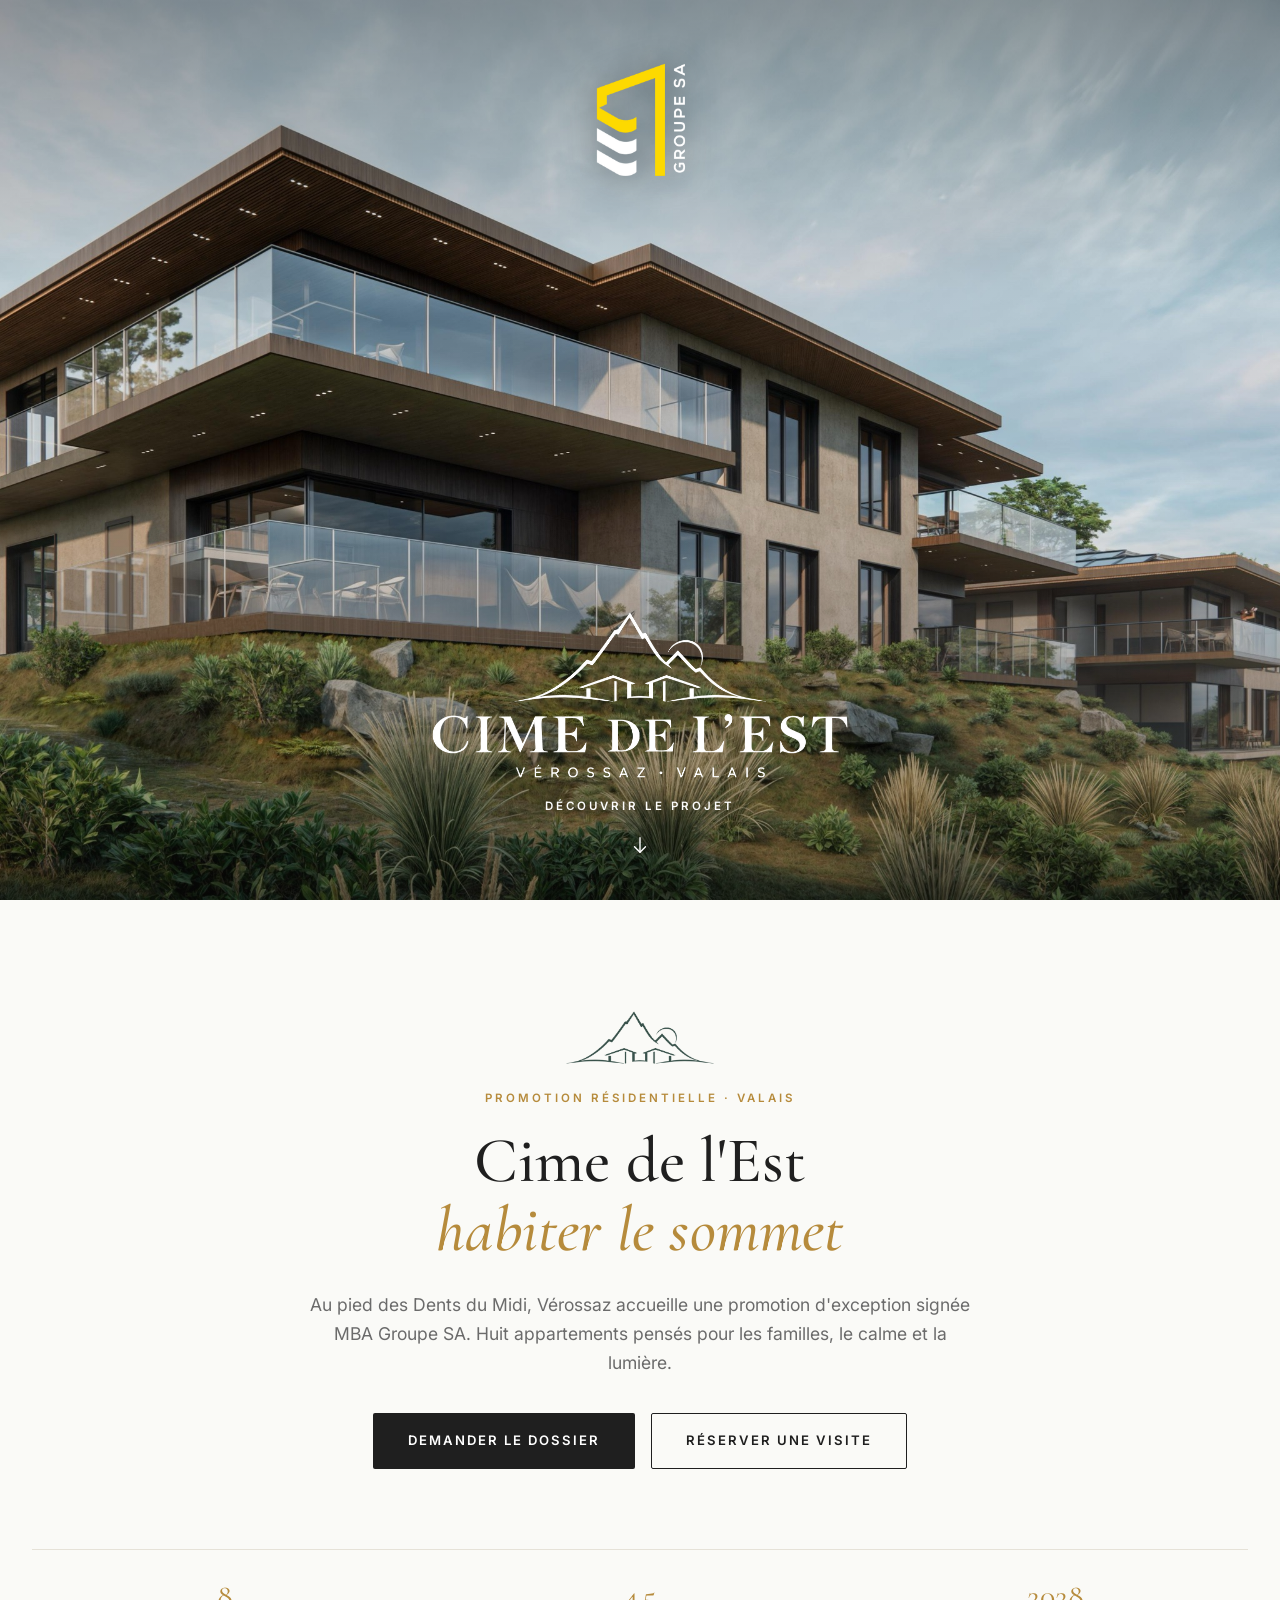
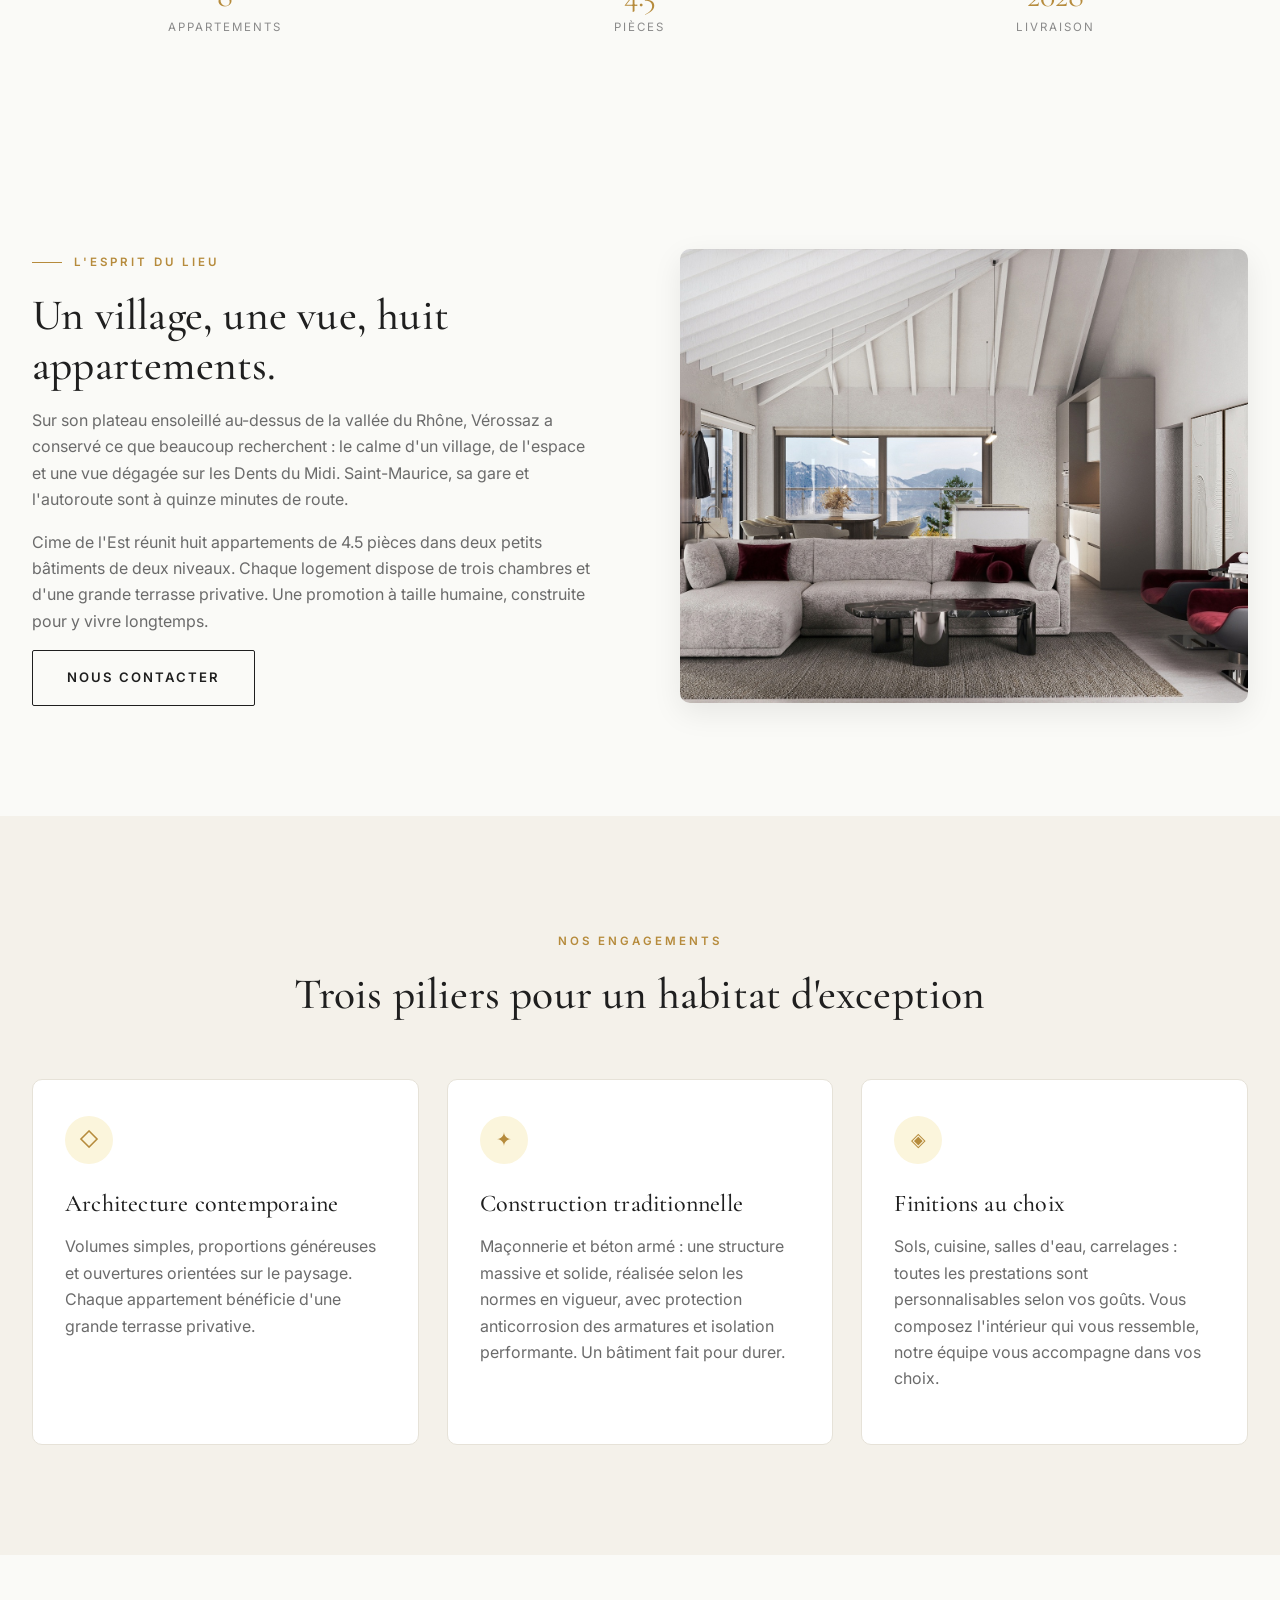
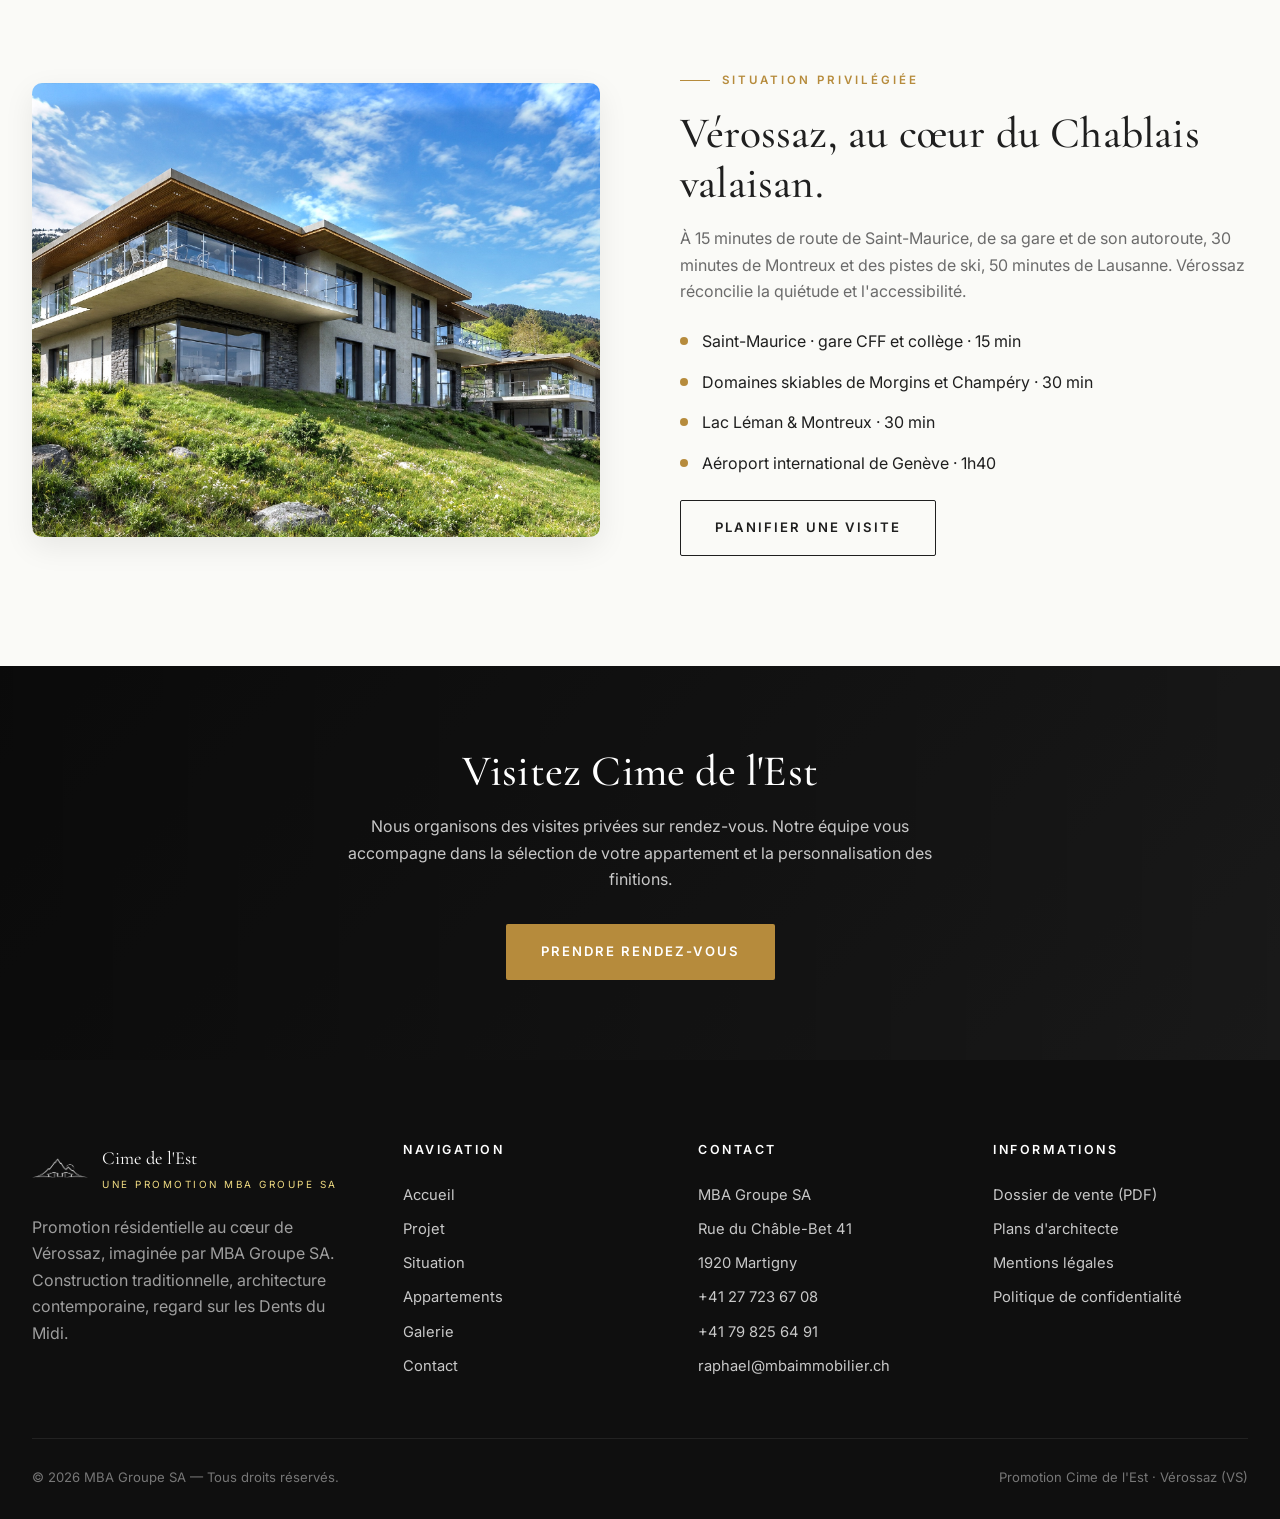
<file: index.html>
<!doctype html>
<html lang="fr">
<head>
<meta charset="utf-8">
<meta name="viewport" content="width=device-width, initial-scale=1">
<meta name="theme-color" content="#FAFAF7">
<meta name="color-scheme" content="light">
<title>Cime de l'Est · Vérossaz — Promotion MBA Groupe SA</title>
<meta name="description" content="Promotion immobilière Cime de l'Est à Vérossaz. Appartements d'exception au cœur du Valais, signés MBA Groupe SA.">
<link rel="icon" href="images/favicon.ico" sizes="any">
<link rel="icon" type="image/png" sizes="32x32" href="images/favicon-32.png">
<link rel="icon" type="image/png" sizes="16x16" href="images/favicon-16.png">
<link rel="apple-touch-icon" sizes="180x180" href="images/apple-touch-icon.png">
<link rel="icon" type="image/png" sizes="512x512" href="images/icon-512.png">
<link rel="preconnect" href="https://fonts.googleapis.com">
<link rel="preconnect" href="https://fonts.gstatic.com" crossorigin>
<link href="https://fonts.googleapis.com/css2?family=Cormorant+Garamond:ital,wght@0,400;0,500;0,600;1,400;1,500&family=Inter:wght@300;400;500;600;700&display=swap" rel="stylesheet">
<link rel="stylesheet" href="css/style.css?v=25">
</head>
<body>

<!-- NAV -->
<header class="nav nav-hero">
  <div class="container">
    <a href="/" class="brand" aria-label="Cime de l'Est · Vérossaz — Accueil">
      <img class="brand-logo" src="images/logo-cime.png" alt="Cime de l'Est · Vérossaz · Valais">
    </a>
    <nav>
      <ul class="nav-links">
        <li><a href="/" class="active">Accueil</a></li>
        <li class="has-submenu">
          <a href="projet">Projet <span class="caret">▾</span></a>
          <ul class="submenu">
            <li><a href="projet">Le projet</a></li>
            <li><a href="galerie">Galerie</a></li>
          </ul>
        </li>
        <li><a href="situation">Situation</a></li>
        <li><a href="appartements">Appartements</a></li>
        <li><a href="contact">Contact</a></li>
      </ul>
    </nav>
    <a href="contact" class="nav-cta">
      Réserver une visite
      <svg viewBox="0 0 24 24" fill="none" stroke="currentColor" stroke-width="2" stroke-linecap="round" stroke-linejoin="round" aria-hidden="true"><line x1="5" y1="12" x2="19" y2="12"/><polyline points="12 5 19 12 12 19"/></svg>
    </a>
    <button class="burger" aria-label="Menu"><span></span><span></span><span></span></button>
  </div>
</header>

<!-- HERO : photo plein écran, sans texte -->
<section class="hero hero-home" aria-label="Cime de l'Est — vue du projet">
  <a href="https://www.mba-groupe.ch" target="_blank" rel="noopener" class="hero-brand" aria-label="MBA Groupe SA">
    <img src="images/logo-mba-groupe-hero.png" alt="MBA Groupe SA">
  </a>
  <div class="hero-title">
    <img src="images/logo-cime-blanc.png" alt="Cime de l'Est · Vérossaz · Valais">
  </div>
  <a href="#intro" class="hero-scroll">
    <span>Découvrir le projet</span>
    <svg viewBox="0 0 24 24" fill="none" stroke="currentColor" stroke-width="1.5" stroke-linecap="round" stroke-linejoin="round" aria-hidden="true"><path d="M12 4v16"/><path d="M6 14l6 6 6-6"/></svg>
  </a>
</section>

<!-- INTRO -->
<section class="hero-intro" id="intro">
  <div class="container">
    <div class="reveal">
      <img class="intro-embleme" src="images/embleme-cime.png" alt="" aria-hidden="true">
      <span class="eyebrow center">Promotion résidentielle · Valais</span>
      <h1>Cime de l'Est<span>habiter le sommet</span></h1>
      <p class="lead">Au pied des Dents du Midi, Vérossaz accueille une promotion d'exception signée MBA Groupe SA. Huit appartements pensés pour les familles, le calme et la lumière.</p>
      <div class="hero-cta-row">
        <a href="contact" class="btn btn-primary">Demander le dossier</a>
        <a href="contact" class="btn btn-outline">Réserver une visite</a>
      </div>
    </div>
    <div class="hero-meta reveal">
      <div class="hero-meta-item"><span class="num">8</span><span class="lbl">Appartements</span></div>
      <div class="hero-meta-item"><span class="num">4.5</span><span class="lbl">Pièces</span></div>
      <div class="hero-meta-item"><span class="num">2028</span><span class="lbl">Livraison</span></div>
    </div>
  </div>
</section>

<!-- PITCH -->
<section class="section">
  <div class="container">
    <div class="split">
      <div class="reveal">
        <span class="eyebrow">L'esprit du lieu</span>
        <h2>Un village, une vue, huit appartements.</h2>
        <p>Sur son plateau ensoleillé au-dessus de la vallée du Rhône, Vérossaz a conservé ce que beaucoup recherchent&nbsp;: le calme d'un village, de l'espace et une vue dégagée sur les Dents du Midi. Saint-Maurice, sa gare et l'autoroute sont à quinze minutes de route.</p>
        <p>Cime de l'Est réunit huit appartements de 4.5 pièces dans deux petits bâtiments de deux niveaux. Chaque logement dispose de trois chambres et d'une grande terrasse privative. Une promotion à taille humaine, construite pour y vivre longtemps.</p>
        <a href="contact" class="btn btn-outline">Nous contacter</a>
      </div>
      <div class="split-visual reveal" style="background-image:url('images/interieurs/interieur-01.jpg')"></div>
    </div>
  </div>
</section>

<!-- PILIERS -->
<section class="section section-alt">
  <div class="container">
    <div class="section-head center reveal">
      <span class="eyebrow center">Nos engagements</span>
      <h2>Trois piliers pour un habitat d'exception</h2>
    </div>
    <div class="grid-3">
      <div class="card reveal">
        <div class="icon">◇</div>
        <h3>Architecture contemporaine</h3>
        <p>Volumes simples, proportions généreuses et ouvertures orientées sur le paysage. Chaque appartement bénéficie d'une grande terrasse privative.</p>
      </div>
      <div class="card reveal">
        <div class="icon">✦</div>
        <h3>Construction traditionnelle</h3>
        <p>Maçonnerie et béton armé&nbsp;: une structure massive et solide, réalisée selon les normes en vigueur, avec protection anticorrosion des armatures et isolation performante. Un bâtiment fait pour durer.</p>
      </div>
      <div class="card reveal">
        <div class="icon">◈</div>
        <h3>Finitions au choix</h3>
        <p>Sols, cuisine, salles d'eau, carrelages&nbsp;: toutes les prestations sont personnalisables selon vos goûts. Vous composez l'intérieur qui vous ressemble, notre équipe vous accompagne dans vos choix.</p>
      </div>
    </div>
  </div>
</section>

<!-- EMPLACEMENT TEASER -->
<section class="section">
  <div class="container">
    <div class="split reverse">
      <div class="reveal">
        <span class="eyebrow">Situation privilégiée</span>
        <h2>Vérossaz, au cœur du Chablais valaisan.</h2>
        <p>À 15 minutes de route de Saint-Maurice, de sa gare et de son autoroute, 30 minutes de Montreux et des pistes de ski, 50 minutes de Lausanne. Vérossaz réconcilie la quiétude et l'accessibilité.</p>
        <ul class="spec-list">
          <li>Saint-Maurice · gare CFF et collège · 15 min</li>
          <li>Domaines skiables de Morgins et Champéry · 30 min</li>
          <li>Lac Léman &amp; Montreux · 30 min</li>
          <li>Aéroport international de Genève · 1h40</li>
        </ul>
        <a href="contact" class="btn btn-outline" style="margin-top:24px;">Planifier une visite</a>
      </div>
      <div class="split-visual reveal" style="background-image:url('images/exterieurs/exterieur-03.jpg')"></div>
    </div>
  </div>
</section>

<!-- CTA BAND -->
<section class="cta-band">
  <div class="container reveal">
    <h2>Visitez Cime de l'Est</h2>
    <p>Nous organisons des visites privées sur rendez-vous. Notre équipe vous accompagne dans la sélection de votre appartement et la personnalisation des finitions.</p>
    <a href="contact" class="btn btn-gold">Prendre rendez-vous</a>
  </div>
</section>

<!-- FOOTER -->
<footer class="footer">
  <div class="container">
    <div class="footer-grid">
      <div>
        <div class="footer-brand">
          <div class="footer-brand-mark"><img src="images/embleme-cime-blanc.png" alt="Cime de l'Est"></div>
          <div class="footer-brand-text">Cime de l'Est<small>Une promotion MBA Groupe SA</small></div>
        </div>
        <p style="color:#9e9e9e;">Promotion résidentielle au cœur de Vérossaz, imaginée par MBA Groupe SA. Construction traditionnelle, architecture contemporaine, regard sur les Dents du Midi.</p>
      </div>
      <div>
        <h4>Navigation</h4>
        <ul>
          <li><a href="/">Accueil</a></li>
          <li><a href="projet">Projet</a></li>
          <li><a href="situation">Situation</a></li>
          <li><a href="appartements">Appartements</a></li>
          <li><a href="galerie">Galerie</a></li>
          <li><a href="contact">Contact</a></li>
        </ul>
      </div>
      <div>
        <h4>Contact</h4>
        <ul>
          <li>MBA Groupe SA</li>
          <li>Rue du Châble-Bet 41</li>
          <li>1920 Martigny</li>
          <li><a href="tel:+41277236708">+41 27 723 67 08</a></li>
          <li><a href="tel:+41798256491">+41 79 825 64 91</a></li>
          <li><a href="mailto:raphael@mbaimmobilier.ch">raphael@mbaimmobilier.ch</a></li>
        </ul>
      </div>
      <div>
        <h4>Informations</h4>
        <ul>
          <li><a href="contact">Dossier de vente (PDF)</a></li>
          <li><a href="contact">Plans d'architecte</a></li>
          <li><a href="mentions-legales">Mentions légales</a></li>
          <li><a href="confidentialite">Politique de confidentialité</a></li>
        </ul>
      </div>
    </div>
    <div class="footer-bottom">
      <div>© 2026 MBA Groupe SA — Tous droits réservés.</div>
      <div>Promotion Cime de l'Est · Vérossaz (VS)</div>
    </div>
  </div>
</footer>

<script src="js/main.js?v=3"></script>
</body>
</html>
</file>
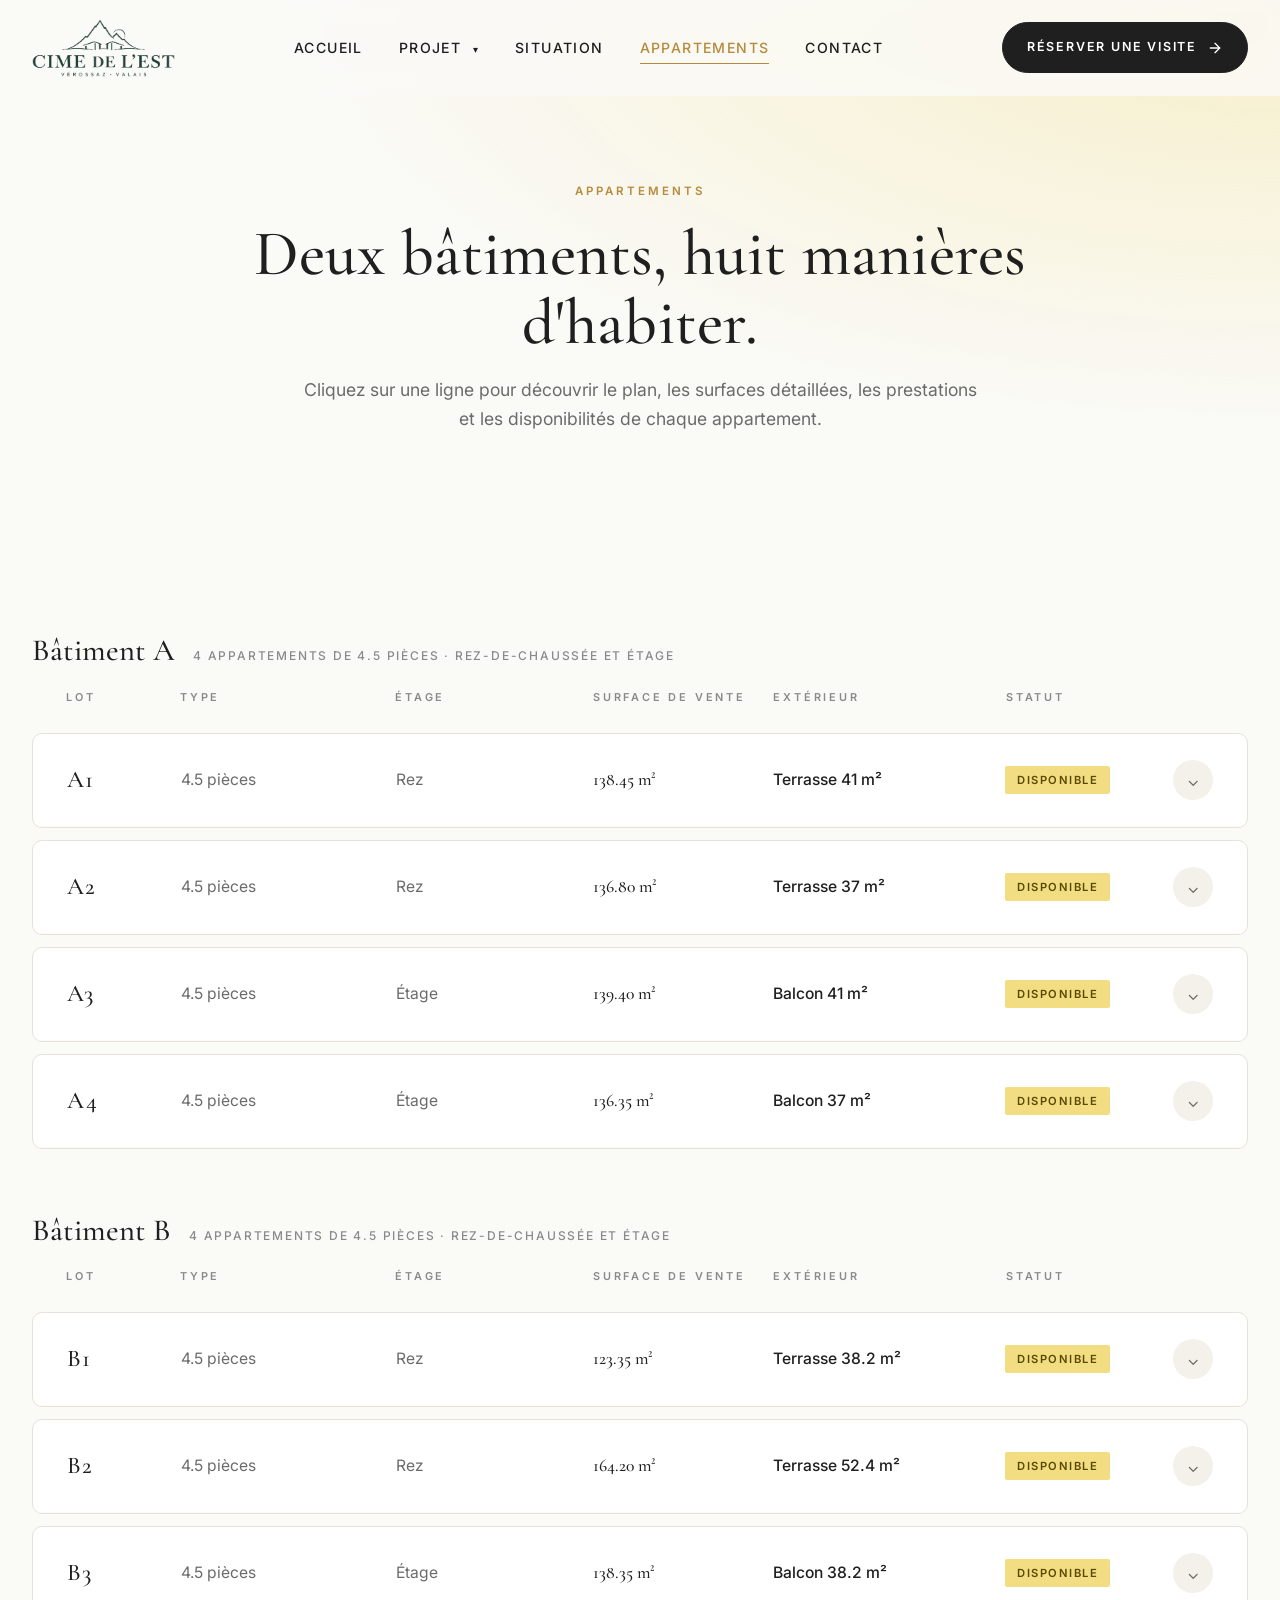
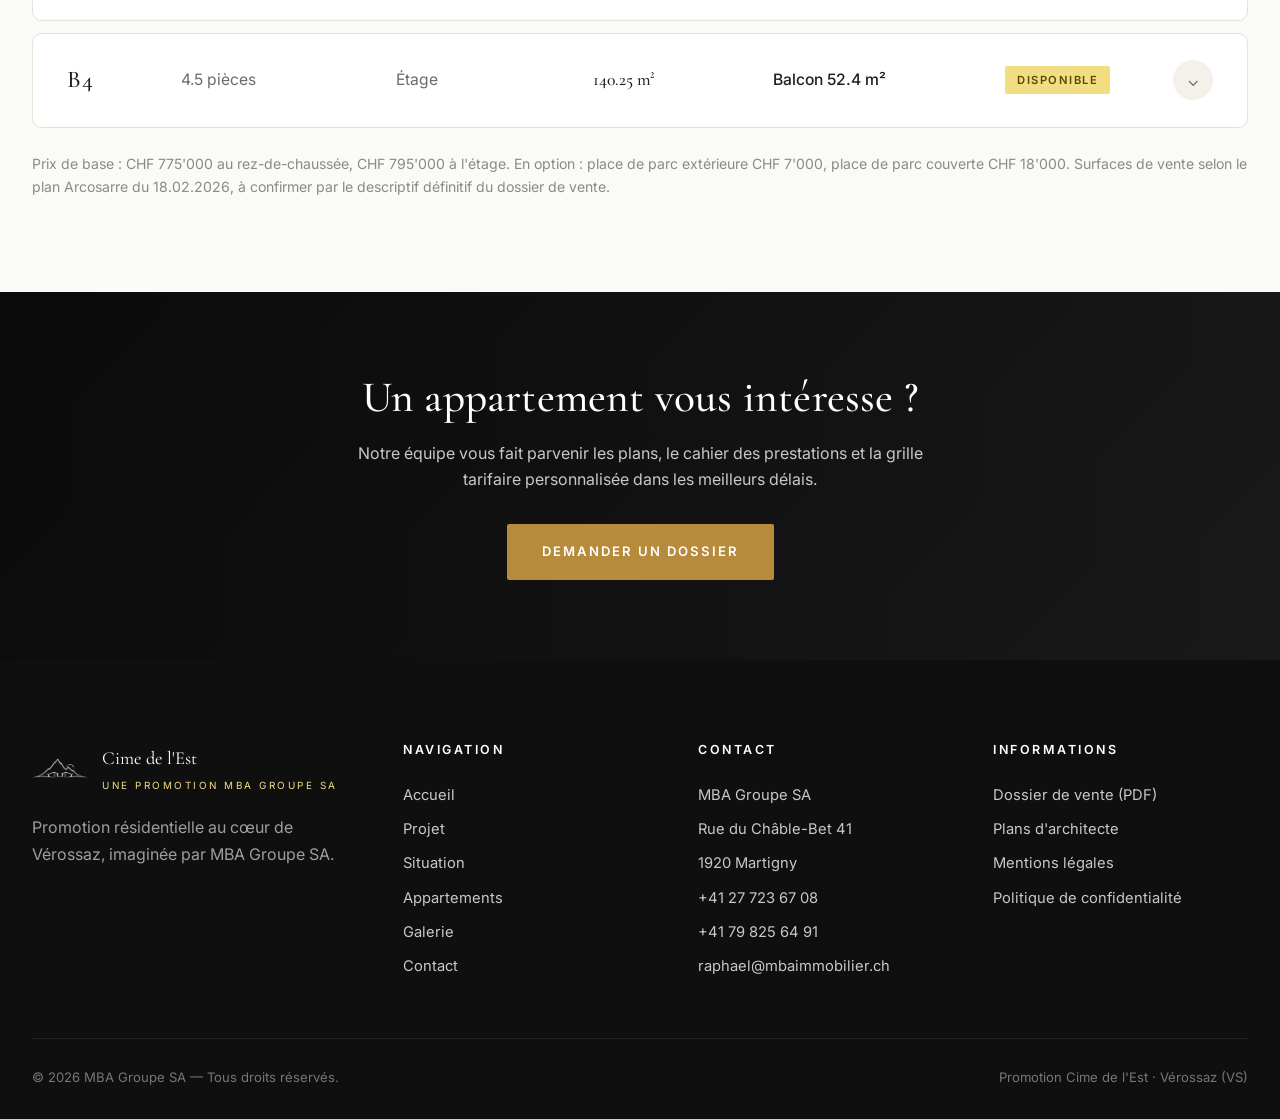
<file: appartements.html>
<!doctype html>
<html lang="fr">
<head>
<meta charset="utf-8">
<meta name="viewport" content="width=device-width, initial-scale=1">
<meta name="theme-color" content="#FAFAF7">
<meta name="color-scheme" content="light">
<title>Appartements · Cime de l'Est — Vérossaz</title>
<meta name="description" content="Les 8 appartements de 4.5 pièces de la promotion Cime de l'Est à Vérossaz, répartis en deux bâtiments : surfaces, prix, prestations, disponibilités.">
<link rel="icon" href="images/favicon.ico" sizes="any">
<link rel="icon" type="image/png" sizes="32x32" href="images/favicon-32.png">
<link rel="icon" type="image/png" sizes="16x16" href="images/favicon-16.png">
<link rel="apple-touch-icon" sizes="180x180" href="images/apple-touch-icon.png">
<link rel="icon" type="image/png" sizes="512x512" href="images/icon-512.png">
<link rel="preconnect" href="https://fonts.googleapis.com">
<link rel="preconnect" href="https://fonts.gstatic.com" crossorigin>
<link href="https://fonts.googleapis.com/css2?family=Cormorant+Garamond:ital,wght@0,400;0,500;0,600;1,400;1,500&family=Inter:wght@300;400;500;600;700&display=swap" rel="stylesheet">
<link rel="stylesheet" href="css/style.css?v=25">
</head>
<body>

<header class="nav">
  <div class="container">
    <a href="/" class="brand" aria-label="Cime de l'Est · Vérossaz — Accueil">
      <img class="brand-logo" src="images/logo-cime.png" alt="Cime de l'Est · Vérossaz · Valais">
    </a>
    <nav>
      <ul class="nav-links">
        <li><a href="/">Accueil</a></li>
        <li class="has-submenu">
          <a href="projet">Projet <span class="caret">▾</span></a>
          <ul class="submenu">
            <li><a href="projet">Le projet</a></li>
            <li><a href="galerie">Galerie</a></li>
          </ul>
        </li>
        <li><a href="situation">Situation</a></li>
        <li><a href="appartements" class="active">Appartements</a></li>
        <li><a href="contact">Contact</a></li>
      </ul>
    </nav>
    <a href="contact" class="nav-cta">
      Réserver une visite
      <svg viewBox="0 0 24 24" fill="none" stroke="currentColor" stroke-width="2" stroke-linecap="round" stroke-linejoin="round" aria-hidden="true"><line x1="5" y1="12" x2="19" y2="12"/><polyline points="12 5 19 12 12 19"/></svg>
    </a>
    <button class="burger" aria-label="Menu"><span></span><span></span><span></span></button>
  </div>
</header>

<section class="hero hero-inner">
  <div class="container reveal">
    <span class="eyebrow center">Appartements</span>
    <h1>Deux bâtiments, huit manières d'habiter.</h1>
    <p class="lead" style="margin:0 auto;">Cliquez sur une ligne pour découvrir le plan, les surfaces détaillées, les prestations et les disponibilités de chaque appartement.</p>
  </div>
</section>

<section class="section-tight">
  <div class="container">

    <div class="apt-building-head reveal">
      <h2>Bâtiment A</h2>
      <span>4 appartements de 4.5 pièces · rez-de-chaussée et étage</span>
    </div>

    <div class="apt-accordion reveal">

      <div class="apt-accordion-header" aria-hidden="true">
        <span>Lot</span>
        <span class="col-hide-tablet">Type</span>
        <span class="col-hide-tablet">Étage</span>
        <span>Surface de vente</span>
        <span>Extérieur</span>
        <span>Statut</span>
        <span></span>
      </div>

      <!-- LOT A1 -->
      <div class="apt-row">
        <button class="apt-head" aria-expanded="false">
          <div class="col-lot">A1</div>
          <div class="col-type col-hide-tablet"><span class="col-value">4.5 pièces</span></div>
          <div class="col-floor col-hide-tablet"><span class="col-value">Rez</span></div>
          <div class="col-surface"><span class="col-value">138.45 m²</span></div>
          <div class="col-ext"><span class="col-value">Terrasse 41 m²</span></div>
          <div class="col-status"><span class="badge available">Disponible</span></div>
          <div class="col-mobile-meta">
            <span>4.5 pièces</span><span>Rez</span><span><strong>138.45 m²</strong></span><span>Terrasse 41 m²</span>
          </div>
          <div class="col-chevron" aria-hidden="true">⌄</div>
        </button>
        <div class="apt-panel">
          <div class="apt-panel-inner">
            <div>
              <div class="apt-plan">
                <a href="images/plans/plan-A1.png" target="_blank" rel="noopener"><img src="images/plans/plan-A1.png" alt="Plan de l'appartement A1" loading="lazy"></a>
              </div>
              <div class="apt-plan-label">Plan de présentation sans échelle · non contractuel · cliquer pour agrandir</div>
            </div>
            <div class="apt-details">
              <div class="apt-sub">Lot A1 · Bâtiment A</div>
              <h3>4.5 pièces · Rez-de-chaussée</h3>
              <p>Un 4.5 pièces de plain-pied prolongé par une terrasse de 41 m². Séjour-cuisine de 52.58 m² ouvert sur l'extérieur, trois chambres, salle de bains et salle d'eau : un plan rationnel, baigné de lumière, face aux Dents du Midi.</p>
              <div class="apt-specs-grid">
                <div class="spec-cell"><div class="spec-val">138.45 m²</div><div class="spec-lbl">Surface de vente</div></div>
                <div class="spec-cell"><div class="spec-val">41 m²</div><div class="spec-lbl">Terrasse</div></div>
                <div class="spec-cell"><div class="spec-val">3</div><div class="spec-lbl">Chambres</div></div>
                <div class="spec-cell"><div class="spec-val">CHF 775'000</div><div class="spec-lbl">Prix de base</div></div>
              </div>
              <ul class="apt-features">
                <li>Séjour-cuisine de 52.58 m² ouvert sur la terrasse</li>
                <li>Trois chambres de 12.88 à 13.44 m²</li>
                <li>Salle de bains 3.71 m² et salle d'eau 3.42 m²</li>
                <li>Cave privative</li>
                <li>Finitions au choix de l'acquéreur</li>
                <li>Place de parc extérieure · CHF 7'000</li>
                <li>Place de parc couverte · CHF 18'000</li>
              </ul>
              <div class="apt-ctas">
                <a href="contact" class="btn btn-primary">Demander le dossier</a>
                <a href="contact" class="btn btn-outline">Visiter l'appartement</a>
              </div>
            </div>
          </div>
        </div>
      </div>

      <!-- LOT A2 -->
      <div class="apt-row">
        <button class="apt-head" aria-expanded="false">
          <div class="col-lot">A2</div>
          <div class="col-type col-hide-tablet"><span class="col-value">4.5 pièces</span></div>
          <div class="col-floor col-hide-tablet"><span class="col-value">Rez</span></div>
          <div class="col-surface"><span class="col-value">136.80 m²</span></div>
          <div class="col-ext"><span class="col-value">Terrasse 37 m²</span></div>
          <div class="col-status"><span class="badge available">Disponible</span></div>
          <div class="col-mobile-meta">
            <span>4.5 pièces</span><span>Rez</span><span><strong>136.80 m²</strong></span><span>Terrasse 37 m²</span>
          </div>
          <div class="col-chevron" aria-hidden="true">⌄</div>
        </button>
        <div class="apt-panel">
          <div class="apt-panel-inner">
            <div>
              <div class="apt-plan">
                <a href="images/plans/plan-A2.png" target="_blank" rel="noopener"><img src="images/plans/plan-A2.png" alt="Plan de l'appartement A2" loading="lazy"></a>
              </div>
              <div class="apt-plan-label">Plan de présentation sans échelle · non contractuel · cliquer pour agrandir</div>
            </div>
            <div class="apt-details">
              <div class="apt-sub">Lot A2 · Bâtiment A</div>
              <h3>4.5 pièces · Rez-de-chaussée</h3>
              <p>Un 4.5 pièces de plain-pied prolongé par une terrasse de 37 m². Séjour-cuisine de 51.35 m² ouvert sur l'extérieur, trois chambres, salle de bains et salle d'eau : un plan rationnel, baigné de lumière, face aux Dents du Midi.</p>
              <div class="apt-specs-grid">
                <div class="spec-cell"><div class="spec-val">136.80 m²</div><div class="spec-lbl">Surface de vente</div></div>
                <div class="spec-cell"><div class="spec-val">37 m²</div><div class="spec-lbl">Terrasse</div></div>
                <div class="spec-cell"><div class="spec-val">3</div><div class="spec-lbl">Chambres</div></div>
                <div class="spec-cell"><div class="spec-val">CHF 775'000</div><div class="spec-lbl">Prix de base</div></div>
              </div>
              <ul class="apt-features">
                <li>Séjour-cuisine de 51.35 m² ouvert sur la terrasse</li>
                <li>Trois chambres de 12.62 à 14.61 m²</li>
                <li>Salle de bains 3.64 m² et salle d'eau 3.77 m²</li>
                <li>Cave privative</li>
                <li>Finitions au choix de l'acquéreur</li>
                <li>Place de parc extérieure · CHF 7'000</li>
                <li>Place de parc couverte · CHF 18'000</li>
              </ul>
              <div class="apt-ctas">
                <a href="contact" class="btn btn-primary">Demander le dossier</a>
                <a href="contact" class="btn btn-outline">Visiter l'appartement</a>
              </div>
            </div>
          </div>
        </div>
      </div>

      <!-- LOT A3 -->
      <div class="apt-row">
        <button class="apt-head" aria-expanded="false">
          <div class="col-lot">A3</div>
          <div class="col-type col-hide-tablet"><span class="col-value">4.5 pièces</span></div>
          <div class="col-floor col-hide-tablet"><span class="col-value">Étage</span></div>
          <div class="col-surface"><span class="col-value">139.40 m²</span></div>
          <div class="col-ext"><span class="col-value">Balcon 41 m²</span></div>
          <div class="col-status"><span class="badge available">Disponible</span></div>
          <div class="col-mobile-meta">
            <span>4.5 pièces</span><span>Étage</span><span><strong>139.40 m²</strong></span><span>Balcon 41 m²</span>
          </div>
          <div class="col-chevron" aria-hidden="true">⌄</div>
        </button>
        <div class="apt-panel">
          <div class="apt-panel-inner">
            <div>
              <div class="apt-plan">
                <a href="images/plans/plan-A3.png" target="_blank" rel="noopener"><img src="images/plans/plan-A3.png" alt="Plan de l'appartement A3" loading="lazy"></a>
              </div>
              <div class="apt-plan-label">Plan de présentation sans échelle · non contractuel · cliquer pour agrandir</div>
            </div>
            <div class="apt-details">
              <div class="apt-sub">Lot A3 · Bâtiment A</div>
              <h3>4.5 pièces · Étage</h3>
              <p>Un 4.5 pièces en étage avec balcon de 41 m² et dégagement sur la vallée. Séjour-cuisine de 52.58 m², trois chambres, salle de bains et salle d'eau : des volumes généreux et une lumière constante tout au long de la journée.</p>
              <div class="apt-specs-grid">
                <div class="spec-cell"><div class="spec-val">139.40 m²</div><div class="spec-lbl">Surface de vente</div></div>
                <div class="spec-cell"><div class="spec-val">41 m²</div><div class="spec-lbl">Balcon</div></div>
                <div class="spec-cell"><div class="spec-val">3</div><div class="spec-lbl">Chambres</div></div>
                <div class="spec-cell"><div class="spec-val">CHF 795'000</div><div class="spec-lbl">Prix de base</div></div>
              </div>
              <ul class="apt-features">
                <li>Séjour-cuisine de 52.58 m² ouvert sur le balcon</li>
                <li>Trois chambres de 12.88 à 13.44 m²</li>
                <li>Salle de bains 3.71 m² et salle d'eau 3.42 m²</li>
                <li>Cave privative</li>
                <li>Finitions au choix de l'acquéreur</li>
                <li>Place de parc extérieure · CHF 7'000</li>
                <li>Place de parc couverte · CHF 18'000</li>
              </ul>
              <div class="apt-ctas">
                <a href="contact" class="btn btn-primary">Demander le dossier</a>
                <a href="contact" class="btn btn-outline">Visiter l'appartement</a>
              </div>
            </div>
          </div>
        </div>
      </div>

      <!-- LOT A4 -->
      <div class="apt-row">
        <button class="apt-head" aria-expanded="false">
          <div class="col-lot">A4</div>
          <div class="col-type col-hide-tablet"><span class="col-value">4.5 pièces</span></div>
          <div class="col-floor col-hide-tablet"><span class="col-value">Étage</span></div>
          <div class="col-surface"><span class="col-value">136.35 m²</span></div>
          <div class="col-ext"><span class="col-value">Balcon 37 m²</span></div>
          <div class="col-status"><span class="badge available">Disponible</span></div>
          <div class="col-mobile-meta">
            <span>4.5 pièces</span><span>Étage</span><span><strong>136.35 m²</strong></span><span>Balcon 37 m²</span>
          </div>
          <div class="col-chevron" aria-hidden="true">⌄</div>
        </button>
        <div class="apt-panel">
          <div class="apt-panel-inner">
            <div>
              <div class="apt-plan">
                <a href="images/plans/plan-A4.png" target="_blank" rel="noopener"><img src="images/plans/plan-A4.png" alt="Plan de l'appartement A4" loading="lazy"></a>
              </div>
              <div class="apt-plan-label">Plan de présentation sans échelle · non contractuel · cliquer pour agrandir</div>
            </div>
            <div class="apt-details">
              <div class="apt-sub">Lot A4 · Bâtiment A</div>
              <h3>4.5 pièces · Étage</h3>
              <p>Un 4.5 pièces en étage avec balcon de 37 m² et dégagement sur la vallée. Séjour-cuisine de 52.56 m², trois chambres, salle de bains et salle d'eau : des volumes généreux et une lumière constante tout au long de la journée.</p>
              <div class="apt-specs-grid">
                <div class="spec-cell"><div class="spec-val">136.35 m²</div><div class="spec-lbl">Surface de vente</div></div>
                <div class="spec-cell"><div class="spec-val">37 m²</div><div class="spec-lbl">Balcon</div></div>
                <div class="spec-cell"><div class="spec-val">3</div><div class="spec-lbl">Chambres</div></div>
                <div class="spec-cell"><div class="spec-val">CHF 795'000</div><div class="spec-lbl">Prix de base</div></div>
              </div>
              <ul class="apt-features">
                <li>Séjour-cuisine de 52.56 m² ouvert sur le balcon</li>
                <li>Trois chambres de 12.62 à 14.60 m²</li>
                <li>Salle de bains 3.64 m² et salle d'eau 3.76 m²</li>
                <li>Cave privative</li>
                <li>Finitions au choix de l'acquéreur</li>
                <li>Place de parc extérieure · CHF 7'000</li>
                <li>Place de parc couverte · CHF 18'000</li>
              </ul>
              <div class="apt-ctas">
                <a href="contact" class="btn btn-primary">Demander le dossier</a>
                <a href="contact" class="btn btn-outline">Visiter l'appartement</a>
              </div>
            </div>
          </div>
        </div>
      </div>

    </div>

    <div class="apt-building-head reveal" style="margin-top:64px;">
      <h2>Bâtiment B</h2>
      <span>4 appartements de 4.5 pièces · rez-de-chaussée et étage</span>
    </div>

    <div class="apt-accordion reveal">

      <div class="apt-accordion-header" aria-hidden="true">
        <span>Lot</span>
        <span class="col-hide-tablet">Type</span>
        <span class="col-hide-tablet">Étage</span>
        <span>Surface de vente</span>
        <span>Extérieur</span>
        <span>Statut</span>
        <span></span>
      </div>

      <!-- LOT B1 -->
      <div class="apt-row">
        <button class="apt-head" aria-expanded="false">
          <div class="col-lot">B1</div>
          <div class="col-type col-hide-tablet"><span class="col-value">4.5 pièces</span></div>
          <div class="col-floor col-hide-tablet"><span class="col-value">Rez</span></div>
          <div class="col-surface"><span class="col-value">123.35 m²</span></div>
          <div class="col-ext"><span class="col-value">Terrasse 38.2 m²</span></div>
          <div class="col-status"><span class="badge available">Disponible</span></div>
          <div class="col-mobile-meta">
            <span>4.5 pièces</span><span>Rez</span><span><strong>123.35 m²</strong></span><span>Terrasse 38.2 m²</span>
          </div>
          <div class="col-chevron" aria-hidden="true">⌄</div>
        </button>
        <div class="apt-panel">
          <div class="apt-panel-inner">
            <div>
              <div class="apt-plan">
                <a href="images/plans/plan-B1.png" target="_blank" rel="noopener"><img src="images/plans/plan-B1.png" alt="Plan de l'appartement B1" loading="lazy"></a>
              </div>
              <div class="apt-plan-label">Plan de présentation sans échelle · non contractuel · cliquer pour agrandir</div>
            </div>
            <div class="apt-details">
              <div class="apt-sub">Lot B1 · Bâtiment B</div>
              <h3>4.5 pièces · Rez-de-chaussée</h3>
              <p>Un 4.5 pièces de plain-pied prolongé par une terrasse de 38.2 m². Séjour-cuisine de 55.57 m² ouvert sur l'extérieur, trois chambres, salle de bains et salle d'eau : un plan rationnel, baigné de lumière, face aux Dents du Midi.</p>
              <div class="apt-specs-grid">
                <div class="spec-cell"><div class="spec-val">123.35 m²</div><div class="spec-lbl">Surface de vente</div></div>
                <div class="spec-cell"><div class="spec-val">38.2 m²</div><div class="spec-lbl">Terrasse</div></div>
                <div class="spec-cell"><div class="spec-val">3</div><div class="spec-lbl">Chambres</div></div>
                <div class="spec-cell"><div class="spec-val">CHF 775'000</div><div class="spec-lbl">Prix de base</div></div>
              </div>
              <ul class="apt-features">
                <li>Séjour-cuisine de 55.57 m² ouvert sur la terrasse</li>
                <li>Trois chambres de 12.19 à 13.79 m²</li>
                <li>Salle de bains 4.71 m² et salle d'eau 4.86 m²</li>
                <li>Cave privative</li>
                <li>Finitions au choix de l'acquéreur</li>
                <li>Place de parc extérieure · CHF 7'000</li>
                <li>Place de parc couverte · CHF 18'000</li>
              </ul>
              <div class="apt-ctas">
                <a href="contact" class="btn btn-primary">Demander le dossier</a>
                <a href="contact" class="btn btn-outline">Visiter l'appartement</a>
              </div>
            </div>
          </div>
        </div>
      </div>

      <!-- LOT B2 -->
      <div class="apt-row">
        <button class="apt-head" aria-expanded="false">
          <div class="col-lot">B2</div>
          <div class="col-type col-hide-tablet"><span class="col-value">4.5 pièces</span></div>
          <div class="col-floor col-hide-tablet"><span class="col-value">Rez</span></div>
          <div class="col-surface"><span class="col-value">164.20 m²</span></div>
          <div class="col-ext"><span class="col-value">Terrasse 52.4 m²</span></div>
          <div class="col-status"><span class="badge available">Disponible</span></div>
          <div class="col-mobile-meta">
            <span>4.5 pièces</span><span>Rez</span><span><strong>164.20 m²</strong></span><span>Terrasse 52.4 m²</span>
          </div>
          <div class="col-chevron" aria-hidden="true">⌄</div>
        </button>
        <div class="apt-panel">
          <div class="apt-panel-inner">
            <div>
              <div class="apt-plan">
                <a href="images/plans/plan-B2.png" target="_blank" rel="noopener"><img src="images/plans/plan-B2.png" alt="Plan de l'appartement B2" loading="lazy"></a>
              </div>
              <div class="apt-plan-label">Plan de présentation sans échelle · non contractuel · cliquer pour agrandir</div>
            </div>
            <div class="apt-details">
              <div class="apt-sub">Lot B2 · Bâtiment B</div>
              <h3>4.5 pièces · Rez-de-chaussée</h3>
              <p>Un 4.5 pièces de plain-pied prolongé par une terrasse de 52.4 m². Séjour-cuisine de 55.68 m² ouvert sur l'extérieur, trois chambres, salle de bains et salle d'eau : un plan rationnel, baigné de lumière, face aux Dents du Midi.</p>
              <div class="apt-specs-grid">
                <div class="spec-cell"><div class="spec-val">164.20 m²</div><div class="spec-lbl">Surface de vente</div></div>
                <div class="spec-cell"><div class="spec-val">52.4 m²</div><div class="spec-lbl">Terrasse</div></div>
                <div class="spec-cell"><div class="spec-val">3</div><div class="spec-lbl">Chambres</div></div>
                <div class="spec-cell"><div class="spec-val">CHF 775'000</div><div class="spec-lbl">Prix de base</div></div>
              </div>
              <ul class="apt-features">
                <li>Séjour-cuisine de 55.68 m² ouvert sur la terrasse</li>
                <li>Trois chambres de 12.19 à 13.76 m²</li>
                <li>Salle de bains 5.94 m² et salle d'eau 4.01 m²</li>
                <li>Cave privative</li>
                <li>Finitions au choix de l'acquéreur</li>
                <li>Place de parc extérieure · CHF 7'000</li>
                <li>Place de parc couverte · CHF 18'000</li>
              </ul>
              <div class="apt-ctas">
                <a href="contact" class="btn btn-primary">Demander le dossier</a>
                <a href="contact" class="btn btn-outline">Visiter l'appartement</a>
              </div>
            </div>
          </div>
        </div>
      </div>

      <!-- LOT B3 -->
      <div class="apt-row">
        <button class="apt-head" aria-expanded="false">
          <div class="col-lot">B3</div>
          <div class="col-type col-hide-tablet"><span class="col-value">4.5 pièces</span></div>
          <div class="col-floor col-hide-tablet"><span class="col-value">Étage</span></div>
          <div class="col-surface"><span class="col-value">138.35 m²</span></div>
          <div class="col-ext"><span class="col-value">Balcon 38.2 m²</span></div>
          <div class="col-status"><span class="badge available">Disponible</span></div>
          <div class="col-mobile-meta">
            <span>4.5 pièces</span><span>Étage</span><span><strong>138.35 m²</strong></span><span>Balcon 38.2 m²</span>
          </div>
          <div class="col-chevron" aria-hidden="true">⌄</div>
        </button>
        <div class="apt-panel">
          <div class="apt-panel-inner">
            <div>
              <div class="apt-plan">
                <a href="images/plans/plan-B3.png" target="_blank" rel="noopener"><img src="images/plans/plan-B3.png" alt="Plan de l'appartement B3" loading="lazy"></a>
              </div>
              <div class="apt-plan-label">Plan de présentation sans échelle · non contractuel · cliquer pour agrandir</div>
            </div>
            <div class="apt-details">
              <div class="apt-sub">Lot B3 · Bâtiment B</div>
              <h3>4.5 pièces · Étage</h3>
              <p>Un 4.5 pièces en étage avec balcon de 38.2 m² et dégagement sur la vallée. Séjour-cuisine de 55.28 m², trois chambres, salle de bains et salle d'eau : des volumes généreux et une lumière constante tout au long de la journée.</p>
              <div class="apt-specs-grid">
                <div class="spec-cell"><div class="spec-val">138.35 m²</div><div class="spec-lbl">Surface de vente</div></div>
                <div class="spec-cell"><div class="spec-val">38.2 m²</div><div class="spec-lbl">Balcon</div></div>
                <div class="spec-cell"><div class="spec-val">3</div><div class="spec-lbl">Chambres</div></div>
                <div class="spec-cell"><div class="spec-val">CHF 795'000</div><div class="spec-lbl">Prix de base</div></div>
              </div>
              <ul class="apt-features">
                <li>Séjour-cuisine de 55.28 m² ouvert sur le balcon</li>
                <li>Trois chambres de 12.47 à 13.80 m²</li>
                <li>Salle de bains 5.94 m² et salle d'eau 3.94 m²</li>
                <li>Cave privative</li>
                <li>Finitions au choix de l'acquéreur</li>
                <li>Place de parc extérieure · CHF 7'000</li>
                <li>Place de parc couverte · CHF 18'000</li>
              </ul>
              <div class="apt-ctas">
                <a href="contact" class="btn btn-primary">Demander le dossier</a>
                <a href="contact" class="btn btn-outline">Visiter l'appartement</a>
              </div>
            </div>
          </div>
        </div>
      </div>

      <!-- LOT B4 -->
      <div class="apt-row">
        <button class="apt-head" aria-expanded="false">
          <div class="col-lot">B4</div>
          <div class="col-type col-hide-tablet"><span class="col-value">4.5 pièces</span></div>
          <div class="col-floor col-hide-tablet"><span class="col-value">Étage</span></div>
          <div class="col-surface"><span class="col-value">140.25 m²</span></div>
          <div class="col-ext"><span class="col-value">Balcon 52.4 m²</span></div>
          <div class="col-status"><span class="badge available">Disponible</span></div>
          <div class="col-mobile-meta">
            <span>4.5 pièces</span><span>Étage</span><span><strong>140.25 m²</strong></span><span>Balcon 52.4 m²</span>
          </div>
          <div class="col-chevron" aria-hidden="true">⌄</div>
        </button>
        <div class="apt-panel">
          <div class="apt-panel-inner">
            <div>
              <div class="apt-plan">
                <a href="images/plans/plan-B4.png" target="_blank" rel="noopener"><img src="images/plans/plan-B4.png" alt="Plan de l'appartement B4" loading="lazy"></a>
              </div>
              <div class="apt-plan-label">Plan de présentation sans échelle · non contractuel · cliquer pour agrandir</div>
            </div>
            <div class="apt-details">
              <div class="apt-sub">Lot B4 · Bâtiment B</div>
              <h3>4.5 pièces · Étage</h3>
              <p>Un 4.5 pièces en étage avec balcon de 52.4 m² et dégagement sur la vallée. Séjour-cuisine de 55.50 m², trois chambres, salle de bains et salle d'eau : des volumes généreux et une lumière constante tout au long de la journée.</p>
              <div class="apt-specs-grid">
                <div class="spec-cell"><div class="spec-val">140.25 m²</div><div class="spec-lbl">Surface de vente</div></div>
                <div class="spec-cell"><div class="spec-val">52.4 m²</div><div class="spec-lbl">Balcon</div></div>
                <div class="spec-cell"><div class="spec-val">3</div><div class="spec-lbl">Chambres</div></div>
                <div class="spec-cell"><div class="spec-val">CHF 795'000</div><div class="spec-lbl">Prix de base</div></div>
              </div>
              <ul class="apt-features">
                <li>Séjour-cuisine de 55.50 m² ouvert sur le balcon</li>
                <li>Trois chambres de 12.47 à 13.76 m²</li>
                <li>Salle de bains 5.94 m² et salle d'eau 4.01 m²</li>
                <li>Cave privative</li>
                <li>Finitions au choix de l'acquéreur</li>
                <li>Place de parc extérieure · CHF 7'000</li>
                <li>Place de parc couverte · CHF 18'000</li>
              </ul>
              <div class="apt-ctas">
                <a href="contact" class="btn btn-primary">Demander le dossier</a>
                <a href="contact" class="btn btn-outline">Visiter l'appartement</a>
              </div>
            </div>
          </div>
        </div>
      </div>

    </div>

    <p style="margin-top:24px;font-size:.88rem;color:var(--text-soft);">Prix de base : CHF 775'000 au rez-de-chaussée, CHF 795'000 à l'étage. En option : place de parc extérieure CHF 7'000, place de parc couverte CHF 18'000. Surfaces de vente selon le plan Arcosarre du 18.02.2026, à confirmer par le descriptif définitif du dossier de vente.</p>
  </div>
</section>

<section class="cta-band">
  <div class="container reveal">
    <h2>Un appartement vous intéresse ?</h2>
    <p>Notre équipe vous fait parvenir les plans, le cahier des prestations et la grille tarifaire personnalisée dans les meilleurs délais.</p>
    <a href="contact" class="btn btn-gold">Demander un dossier</a>
  </div>
</section>

<footer class="footer">
  <div class="container">
    <div class="footer-grid">
      <div>
        <div class="footer-brand">
          <div class="footer-brand-mark"><img src="images/embleme-cime-blanc.png" alt="Cime de l'Est"></div>
          <div class="footer-brand-text">Cime de l'Est<small>Une promotion MBA Groupe SA</small></div>
        </div>
        <p style="color:#9e9e9e;">Promotion résidentielle au cœur de Vérossaz, imaginée par MBA Groupe SA.</p>
      </div>
      <div>
        <h4>Navigation</h4>
        <ul>
          <li><a href="/">Accueil</a></li>
          <li><a href="projet">Projet</a></li>
          <li><a href="situation">Situation</a></li>
          <li><a href="appartements">Appartements</a></li>
          <li><a href="galerie">Galerie</a></li>
          <li><a href="contact">Contact</a></li>
        </ul>
      </div>
      <div>
        <h4>Contact</h4>
        <ul>
          <li>MBA Groupe SA</li>
          <li>Rue du Châble-Bet 41</li>
          <li>1920 Martigny</li>
          <li><a href="tel:+41277236708">+41 27 723 67 08</a></li>
          <li><a href="tel:+41798256491">+41 79 825 64 91</a></li>
          <li><a href="mailto:raphael@mbaimmobilier.ch">raphael@mbaimmobilier.ch</a></li>
        </ul>
      </div>
      <div>
        <h4>Informations</h4>
        <ul>
          <li><a href="contact">Dossier de vente (PDF)</a></li>
          <li><a href="contact">Plans d'architecte</a></li>
          <li><a href="mentions-legales">Mentions légales</a></li>
          <li><a href="confidentialite">Politique de confidentialité</a></li>
        </ul>
      </div>
    </div>
    <div class="footer-bottom">
      <div>© 2026 MBA Groupe SA — Tous droits réservés.</div>
      <div>Promotion Cime de l'Est · Vérossaz (VS)</div>
    </div>
  </div>
</footer>


<script src="js/main.js?v=3"></script>
</body>
</html>
</file>
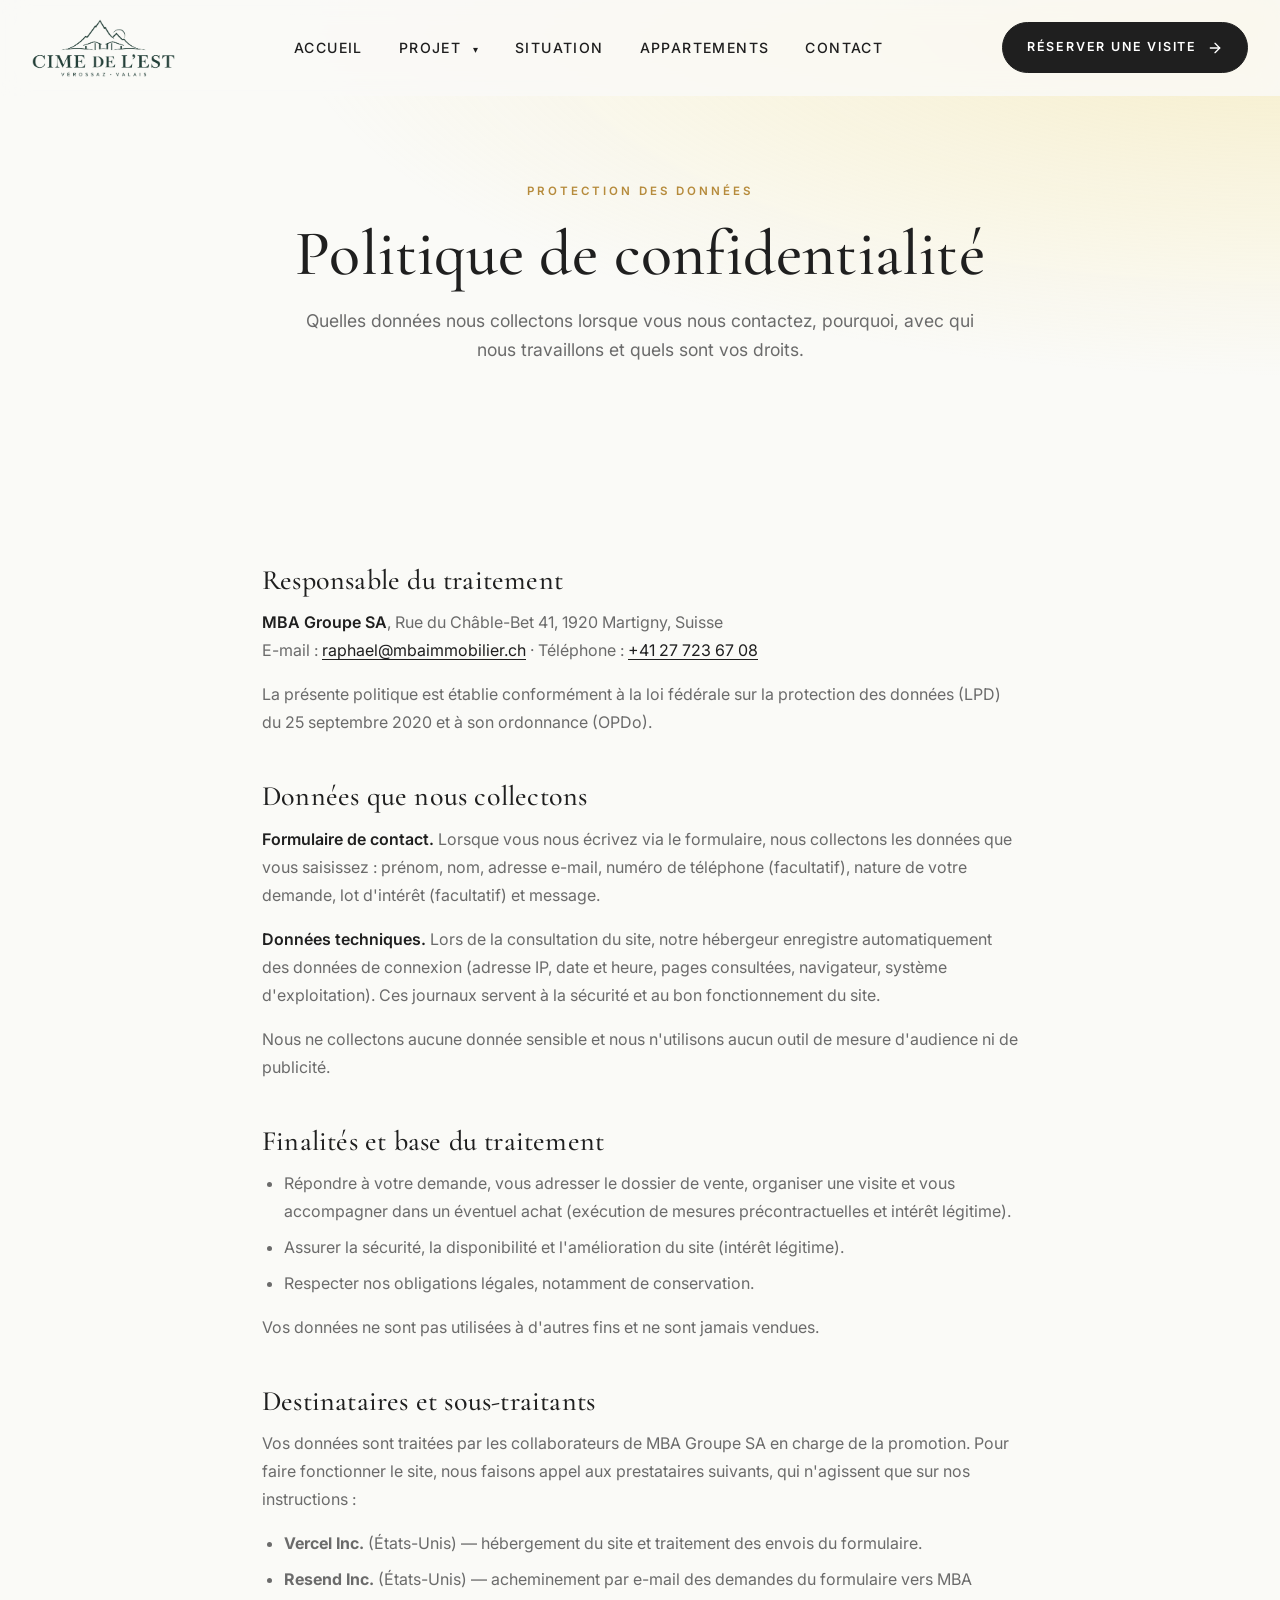
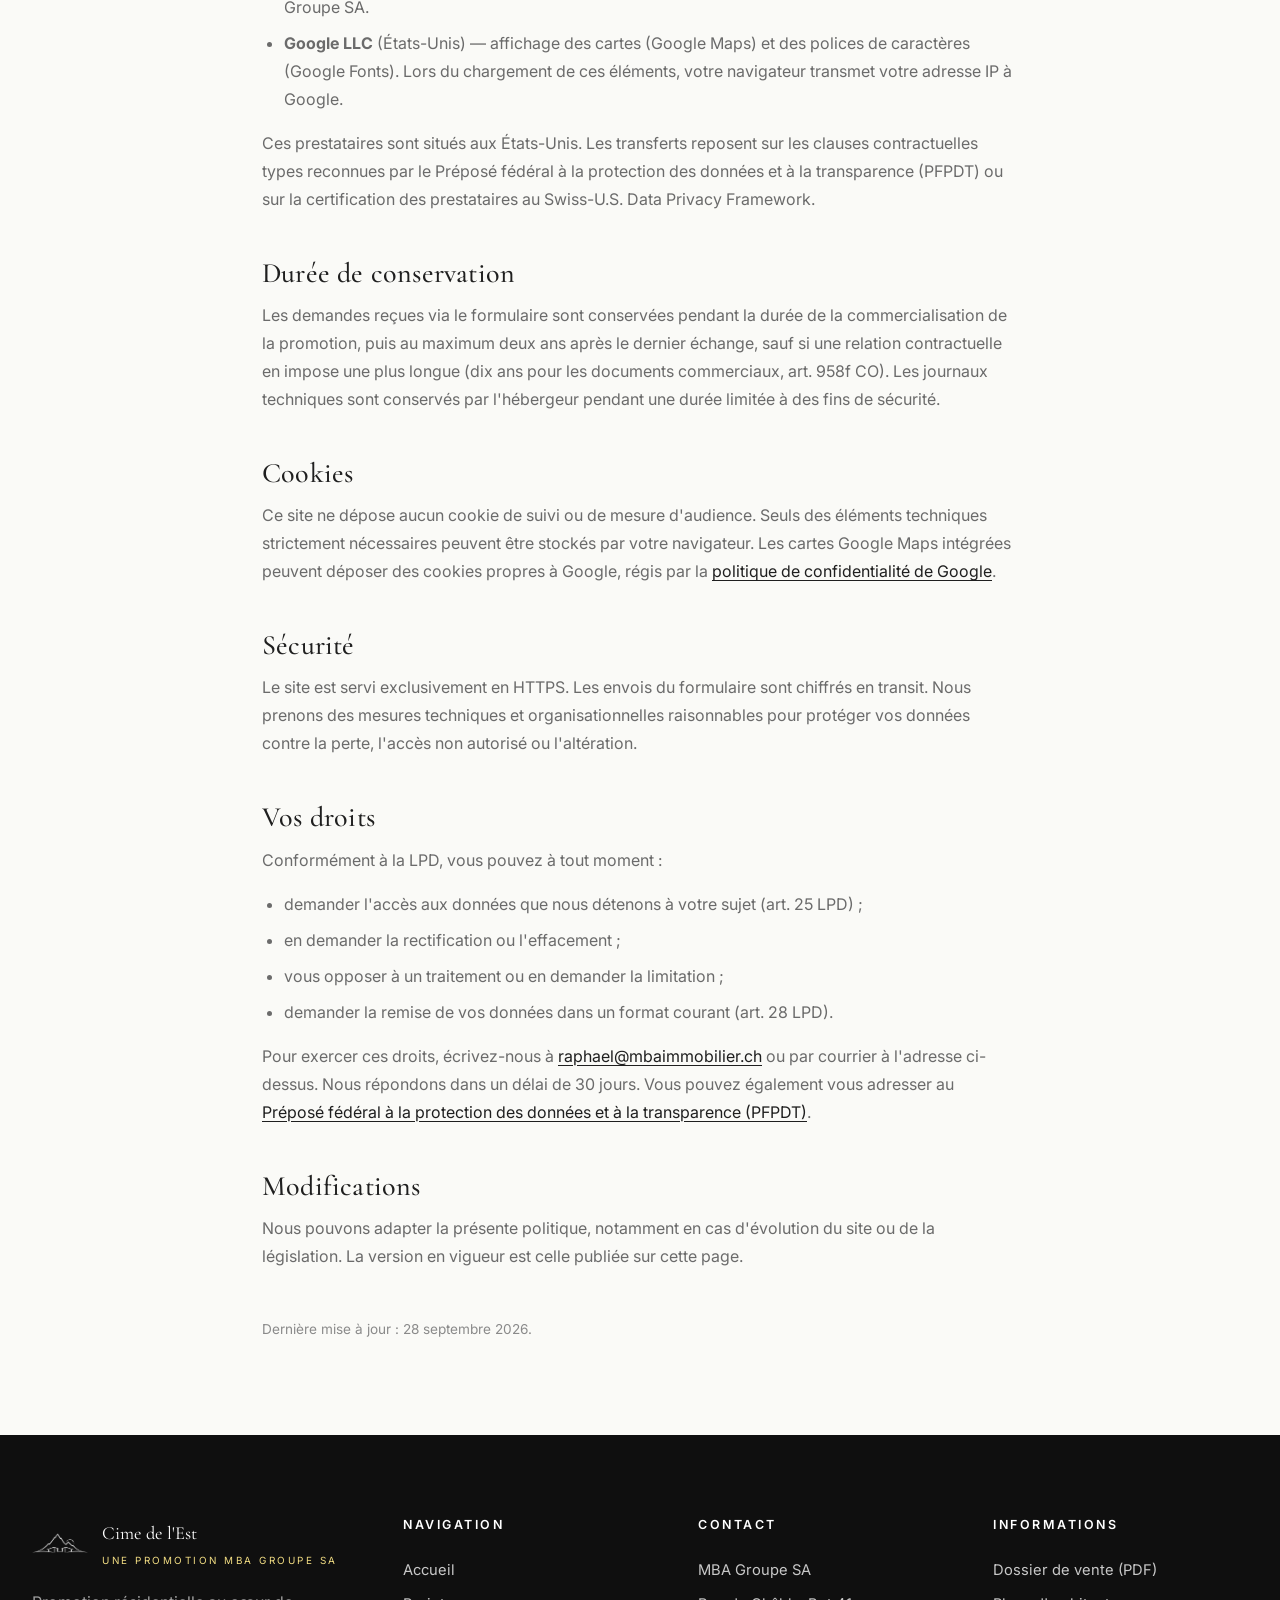
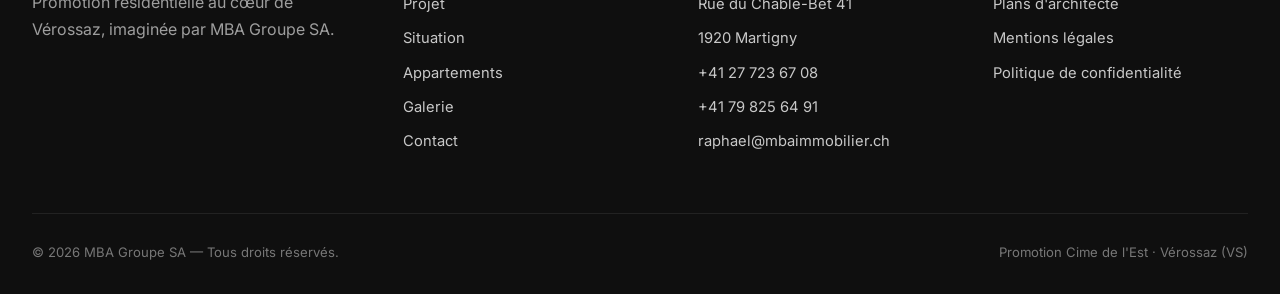
<file: confidentialite.html>
<!doctype html>
<html lang="fr">
<head>
<meta charset="utf-8">
<meta name="viewport" content="width=device-width, initial-scale=1">
<meta name="theme-color" content="#FAFAF7">
<meta name="color-scheme" content="light">
<title>Politique de confidentialité · Cime de l'Est — Vérossaz</title>
<meta name="description" content="Politique de confidentialité du site Cime de l'Est : données collectées, finalités, prestataires, durée de conservation et droits selon la LPD.">
<link rel="icon" href="images/favicon.ico" sizes="any">
<link rel="icon" type="image/png" sizes="32x32" href="images/favicon-32.png">
<link rel="icon" type="image/png" sizes="16x16" href="images/favicon-16.png">
<link rel="apple-touch-icon" sizes="180x180" href="images/apple-touch-icon.png">
<link rel="icon" type="image/png" sizes="512x512" href="images/icon-512.png">
<link rel="preconnect" href="https://fonts.googleapis.com">
<link rel="preconnect" href="https://fonts.gstatic.com" crossorigin>
<link href="https://fonts.googleapis.com/css2?family=Cormorant+Garamond:ital,wght@0,400;0,500;0,600;1,400;1,500&family=Inter:wght@300;400;500;600;700&display=swap" rel="stylesheet">
<link rel="stylesheet" href="css/style.css?v=25">
</head>
<body>

<header class="nav">
  <div class="container">
    <a href="/" class="brand" aria-label="Cime de l'Est · Vérossaz — Accueil">
      <img class="brand-logo" src="images/logo-cime.png" alt="Cime de l'Est · Vérossaz · Valais">
    </a>
    <nav>
      <ul class="nav-links">
        <li><a href="/">Accueil</a></li>
        <li class="has-submenu">
          <a href="projet">Projet <span class="caret">▾</span></a>
          <ul class="submenu">
            <li><a href="projet">Le projet</a></li>
            <li><a href="galerie">Galerie</a></li>
          </ul>
        </li>
        <li><a href="situation">Situation</a></li>
        <li><a href="appartements">Appartements</a></li>
        <li><a href="contact">Contact</a></li>
      </ul>
    </nav>
    <a href="contact" class="nav-cta">
      Réserver une visite
      <svg viewBox="0 0 24 24" fill="none" stroke="currentColor" stroke-width="2" stroke-linecap="round" stroke-linejoin="round" aria-hidden="true"><line x1="5" y1="12" x2="19" y2="12"/><polyline points="12 5 19 12 12 19"/></svg>
    </a>
    <button class="burger" aria-label="Menu"><span></span><span></span><span></span></button>
  </div>
</header>

<section class="hero hero-inner">
  <div class="container reveal">
    <span class="eyebrow center">Protection des données</span>
    <h1>Politique de confidentialité</h1>
    <p class="lead" style="margin:0 auto;">Quelles données nous collectons lorsque vous nous contactez, pourquoi, avec qui nous travaillons et quels sont vos droits.</p>
  </div>
</section>

<section class="section-tight">
  <div class="container legal reveal">
    <h2>Responsable du traitement</h2>
    <p><strong>MBA Groupe SA</strong>, Rue du Châble-Bet 41, 1920 Martigny, Suisse<br>
    E-mail&nbsp;: <a href="mailto:raphael@mbaimmobilier.ch">raphael@mbaimmobilier.ch</a> · Téléphone&nbsp;: <a href="tel:+41277236708">+41 27 723 67 08</a></p>
    <p>La présente politique est établie conformément à la loi fédérale sur la protection des données (LPD) du 25 septembre 2020 et à son ordonnance (OPDo).</p>

    <h2>Données que nous collectons</h2>
    <p><strong>Formulaire de contact.</strong> Lorsque vous nous écrivez via le formulaire, nous collectons les données que vous saisissez&nbsp;: prénom, nom, adresse e-mail, numéro de téléphone (facultatif), nature de votre demande, lot d'intérêt (facultatif) et message.</p>
    <p><strong>Données techniques.</strong> Lors de la consultation du site, notre hébergeur enregistre automatiquement des données de connexion (adresse IP, date et heure, pages consultées, navigateur, système d'exploitation). Ces journaux servent à la sécurité et au bon fonctionnement du site.</p>
    <p>Nous ne collectons aucune donnée sensible et nous n'utilisons aucun outil de mesure d'audience ni de publicité.</p>

    <h2>Finalités et base du traitement</h2>
    <ul>
      <li>Répondre à votre demande, vous adresser le dossier de vente, organiser une visite et vous accompagner dans un éventuel achat (exécution de mesures précontractuelles et intérêt légitime).</li>
      <li>Assurer la sécurité, la disponibilité et l'amélioration du site (intérêt légitime).</li>
      <li>Respecter nos obligations légales, notamment de conservation.</li>
    </ul>
    <p>Vos données ne sont pas utilisées à d'autres fins et ne sont jamais vendues.</p>

    <h2>Destinataires et sous-traitants</h2>
    <p>Vos données sont traitées par les collaborateurs de MBA Groupe SA en charge de la promotion. Pour faire fonctionner le site, nous faisons appel aux prestataires suivants, qui n'agissent que sur nos instructions&nbsp;:</p>
    <ul>
      <li><strong>Vercel Inc.</strong> (États-Unis) — hébergement du site et traitement des envois du formulaire.</li>
      <li><strong>Resend Inc.</strong> (États-Unis) — acheminement par e-mail des demandes du formulaire vers MBA Groupe SA.</li>
      <li><strong>Google LLC</strong> (États-Unis) — affichage des cartes (Google Maps) et des polices de caractères (Google Fonts). Lors du chargement de ces éléments, votre navigateur transmet votre adresse IP à Google.</li>
    </ul>
    <p>Ces prestataires sont situés aux États-Unis. Les transferts reposent sur les clauses contractuelles types reconnues par le Préposé fédéral à la protection des données et à la transparence (PFPDT) ou sur la certification des prestataires au Swiss-U.S. Data Privacy Framework.</p>

    <h2>Durée de conservation</h2>
    <p>Les demandes reçues via le formulaire sont conservées pendant la durée de la commercialisation de la promotion, puis au maximum deux ans après le dernier échange, sauf si une relation contractuelle en impose une plus longue (dix ans pour les documents commerciaux, art. 958f CO). Les journaux techniques sont conservés par l'hébergeur pendant une durée limitée à des fins de sécurité.</p>

    <h2>Cookies</h2>
    <p>Ce site ne dépose aucun cookie de suivi ou de mesure d'audience. Seuls des éléments techniques strictement nécessaires peuvent être stockés par votre navigateur. Les cartes Google Maps intégrées peuvent déposer des cookies propres à Google, régis par la <a href="https://policies.google.com/privacy?hl=fr" target="_blank" rel="noopener">politique de confidentialité de Google</a>.</p>

    <h2>Sécurité</h2>
    <p>Le site est servi exclusivement en HTTPS. Les envois du formulaire sont chiffrés en transit. Nous prenons des mesures techniques et organisationnelles raisonnables pour protéger vos données contre la perte, l'accès non autorisé ou l'altération.</p>

    <h2>Vos droits</h2>
    <p>Conformément à la LPD, vous pouvez à tout moment&nbsp;:</p>
    <ul>
      <li>demander l'accès aux données que nous détenons à votre sujet (art. 25 LPD)&nbsp;;</li>
      <li>en demander la rectification ou l'effacement&nbsp;;</li>
      <li>vous opposer à un traitement ou en demander la limitation&nbsp;;</li>
      <li>demander la remise de vos données dans un format courant (art. 28 LPD).</li>
    </ul>
    <p>Pour exercer ces droits, écrivez-nous à <a href="mailto:raphael@mbaimmobilier.ch">raphael@mbaimmobilier.ch</a> ou par courrier à l'adresse ci-dessus. Nous répondons dans un délai de 30 jours. Vous pouvez également vous adresser au <a href="https://www.edoeb.admin.ch/fr" target="_blank" rel="noopener">Préposé fédéral à la protection des données et à la transparence (PFPDT)</a>.</p>

    <h2>Modifications</h2>
    <p>Nous pouvons adapter la présente politique, notamment en cas d'évolution du site ou de la législation. La version en vigueur est celle publiée sur cette page.</p>

    <p class="legal-date">Dernière mise à jour&nbsp;: 28 septembre 2026.</p>
  </div>
</section>

<footer class="footer">
  <div class="container">
    <div class="footer-grid">
      <div>
        <div class="footer-brand">
          <div class="footer-brand-mark"><img src="images/embleme-cime-blanc.png" alt="Cime de l'Est"></div>
          <div class="footer-brand-text">Cime de l'Est<small>Une promotion MBA Groupe SA</small></div>
        </div>
        <p style="color:#9e9e9e;">Promotion résidentielle au cœur de Vérossaz, imaginée par MBA Groupe SA.</p>
      </div>
      <div>
        <h4>Navigation</h4>
        <ul>
          <li><a href="/">Accueil</a></li>
          <li><a href="projet">Projet</a></li>
          <li><a href="situation">Situation</a></li>
          <li><a href="appartements">Appartements</a></li>
          <li><a href="galerie">Galerie</a></li>
          <li><a href="contact">Contact</a></li>
        </ul>
      </div>
      <div>
        <h4>Contact</h4>
        <ul>
          <li>MBA Groupe SA</li>
          <li>Rue du Châble-Bet 41</li>
          <li>1920 Martigny</li>
          <li><a href="tel:+41277236708">+41 27 723 67 08</a></li>
          <li><a href="tel:+41798256491">+41 79 825 64 91</a></li>
          <li><a href="mailto:raphael@mbaimmobilier.ch">raphael@mbaimmobilier.ch</a></li>
        </ul>
      </div>
      <div>
        <h4>Informations</h4>
        <ul>
          <li><a href="contact">Dossier de vente (PDF)</a></li>
          <li><a href="contact">Plans d'architecte</a></li>
          <li><a href="mentions-legales">Mentions légales</a></li>
          <li><a href="confidentialite">Politique de confidentialité</a></li>
        </ul>
      </div>
    </div>
    <div class="footer-bottom">
      <div>© 2026 MBA Groupe SA — Tous droits réservés.</div>
      <div>Promotion Cime de l'Est · Vérossaz (VS)</div>
    </div>
  </div>
</footer>

<script src="js/main.js?v=3"></script>
</body>
</html>
</file>
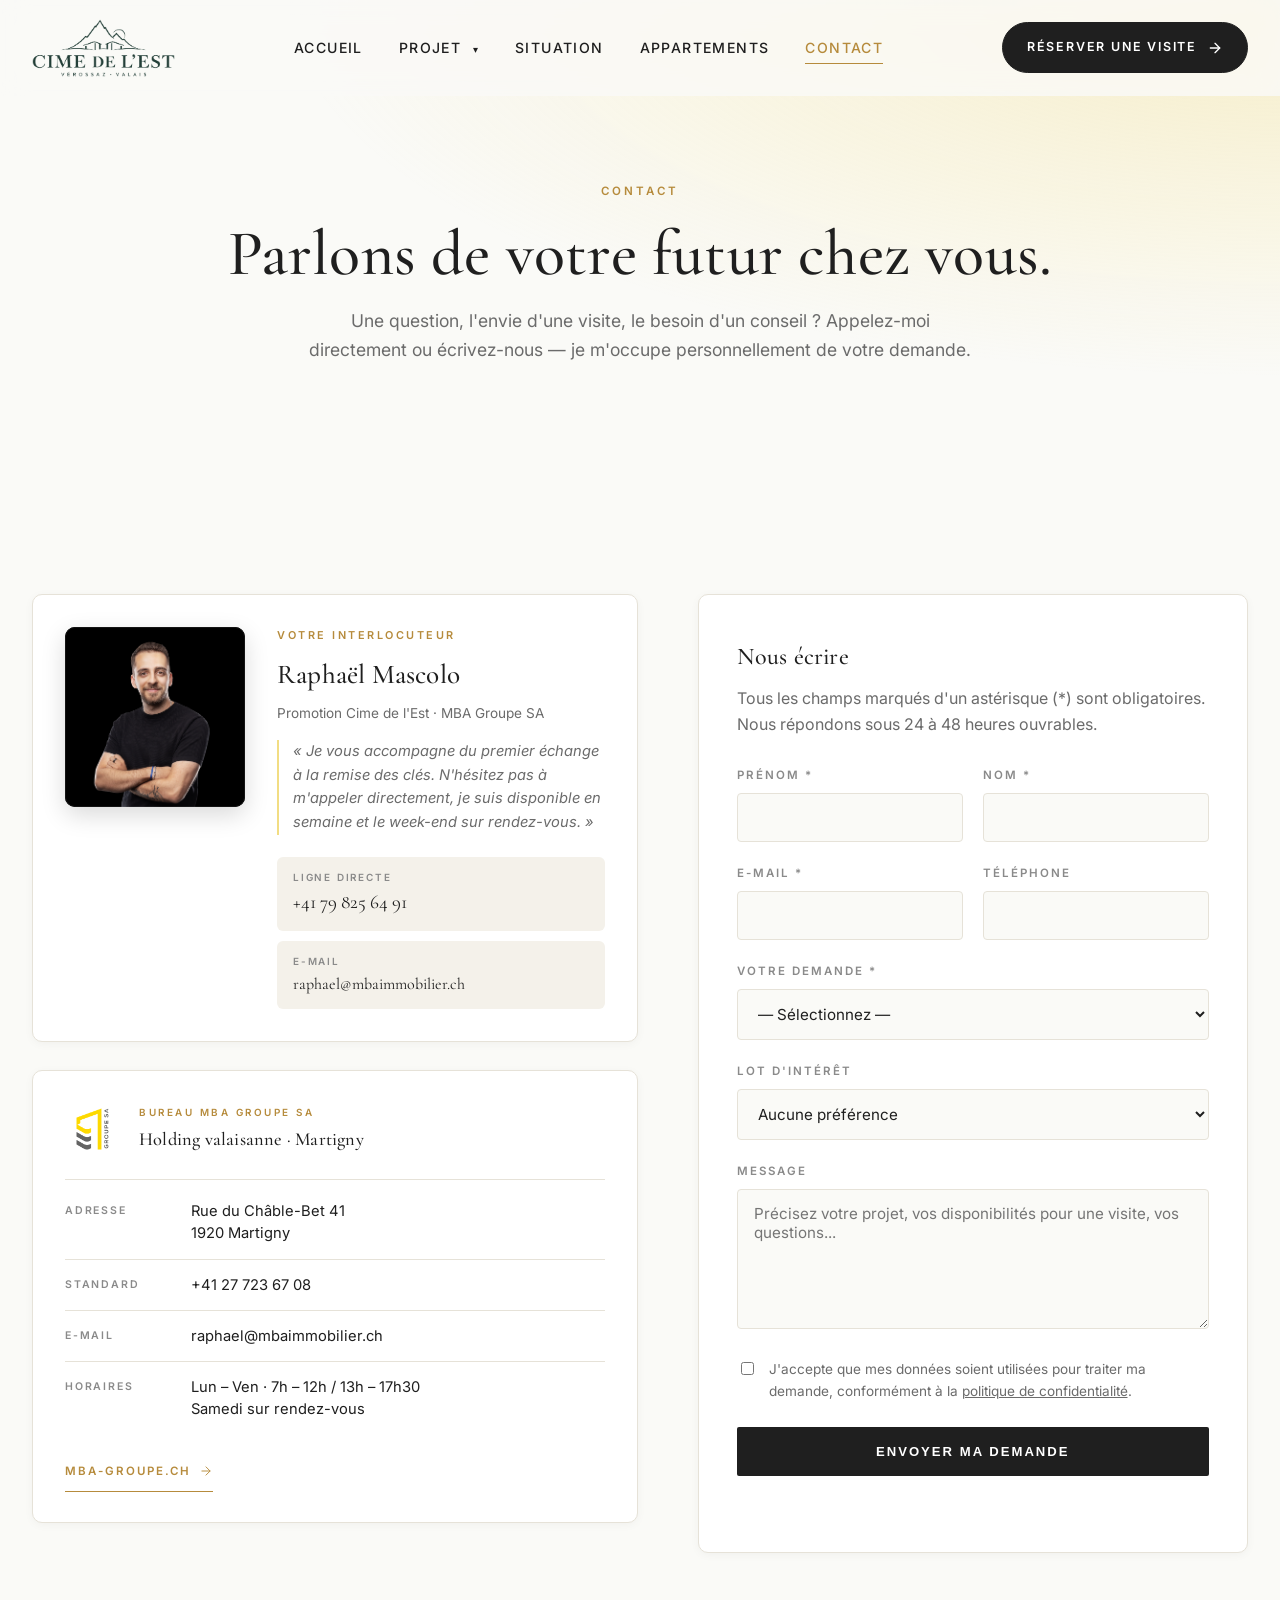
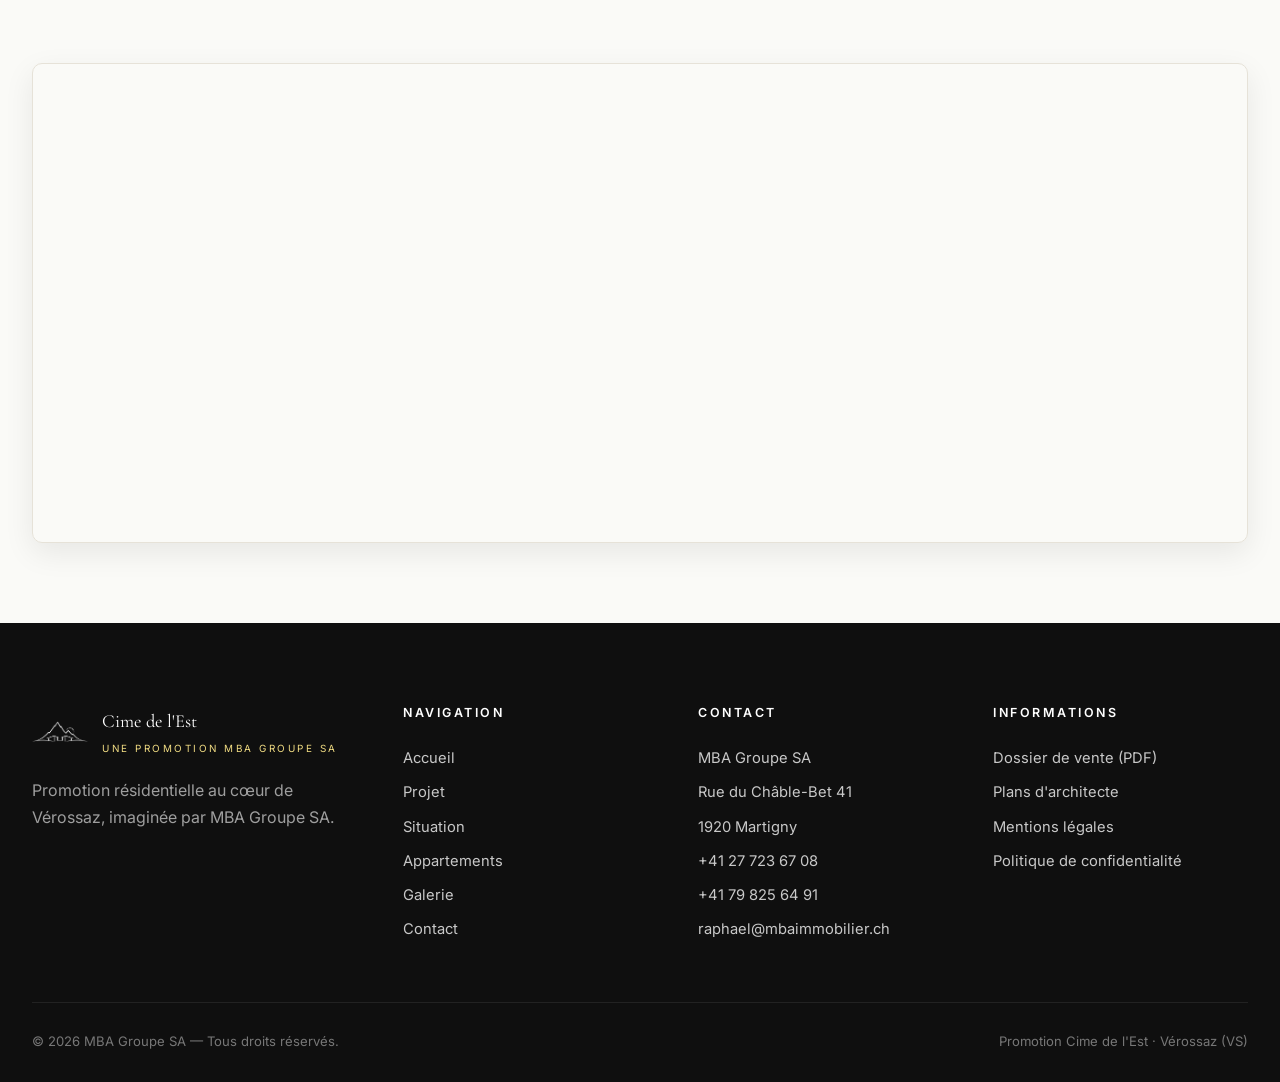
<file: contact.html>
<!doctype html>
<html lang="fr">
<head>
<meta charset="utf-8">
<meta name="viewport" content="width=device-width, initial-scale=1">
<meta name="theme-color" content="#FAFAF7">
<meta name="color-scheme" content="light">
<title>Contact · Cime de l'Est — Vérossaz</title>
<meta name="description" content="Contactez MBA Groupe SA pour obtenir le dossier de vente, planifier une visite ou réserver un appartement à Vérossaz.">
<link rel="icon" href="images/favicon.ico" sizes="any">
<link rel="icon" type="image/png" sizes="32x32" href="images/favicon-32.png">
<link rel="icon" type="image/png" sizes="16x16" href="images/favicon-16.png">
<link rel="apple-touch-icon" sizes="180x180" href="images/apple-touch-icon.png">
<link rel="icon" type="image/png" sizes="512x512" href="images/icon-512.png">
<link rel="preconnect" href="https://fonts.googleapis.com">
<link rel="preconnect" href="https://fonts.gstatic.com" crossorigin>
<link href="https://fonts.googleapis.com/css2?family=Cormorant+Garamond:ital,wght@0,400;0,500;0,600;1,400;1,500&family=Inter:wght@300;400;500;600;700&display=swap" rel="stylesheet">
<link rel="stylesheet" href="css/style.css?v=25">
</head>
<body>

<header class="nav">
  <div class="container">
    <a href="/" class="brand" aria-label="Cime de l'Est · Vérossaz — Accueil">
      <img class="brand-logo" src="images/logo-cime.png" alt="Cime de l'Est · Vérossaz · Valais">
    </a>
    <nav>
      <ul class="nav-links">
        <li><a href="/">Accueil</a></li>
        <li class="has-submenu">
          <a href="projet">Projet <span class="caret">▾</span></a>
          <ul class="submenu">
            <li><a href="projet">Le projet</a></li>
            <li><a href="galerie">Galerie</a></li>
          </ul>
        </li>
        <li><a href="situation">Situation</a></li>
        <li><a href="appartements">Appartements</a></li>
        <li><a href="contact" class="active">Contact</a></li>
      </ul>
    </nav>
    <a href="contact" class="nav-cta">
      Réserver une visite
      <svg viewBox="0 0 24 24" fill="none" stroke="currentColor" stroke-width="2" stroke-linecap="round" stroke-linejoin="round" aria-hidden="true"><line x1="5" y1="12" x2="19" y2="12"/><polyline points="12 5 19 12 12 19"/></svg>
    </a>
    <button class="burger" aria-label="Menu"><span></span><span></span><span></span></button>
  </div>
</header>

<section class="hero hero-inner">
  <div class="container reveal">
    <span class="eyebrow center">Contact</span>
    <h1>Parlons de votre futur chez vous.</h1>
    <p class="lead" style="margin:0 auto;">Une question, l'envie d'une visite, le besoin d'un conseil&nbsp;? Appelez-moi directement ou écrivez-nous — je m'occupe personnellement de votre demande.</p>
  </div>
</section>

<section class="section">
  <div class="container">
    <div class="contact-grid">
      <div class="reveal">

        <article class="contact-person">
          <div class="contact-person-photo">
            <img src="images/raphael.jpg" alt="Raphaël Mascolo">
          </div>
          <div class="contact-person-body">
            <span class="contact-person-role">Votre interlocuteur</span>
            <h3>Raphaël Mascolo</h3>
            <p class="contact-person-title">Promotion Cime de l'Est · MBA Groupe SA</p>
            <p class="contact-person-quote">«&nbsp;Je vous accompagne du premier échange à la remise des clés. N'hésitez pas à m'appeler directement, je suis disponible en semaine et le week-end sur rendez-vous.&nbsp;»</p>
            <div class="contact-person-actions">
              <a href="tel:+41798256491" class="contact-person-cta">
                <span class="lbl">Ligne directe</span>
                <span class="val">+41 79 825 64 91</span>
              </a>
              <a href="mailto:raphael@mbaimmobilier.ch" class="contact-person-cta secondary">
                <span class="lbl">E-mail</span>
                <span class="val">raphael@mbaimmobilier.ch</span>
              </a>
            </div>
          </div>
        </article>

        <article class="contact-office">
          <div class="contact-office-head">
            <img src="images/logo-mba.png" alt="MBA Groupe SA" class="contact-office-logo">
            <div>
              <span class="contact-office-eyebrow">Bureau MBA Groupe SA</span>
              <h3>Holding valaisanne · Martigny</h3>
            </div>
          </div>
          <ul class="contact-office-list">
            <li>
              <span class="lbl">Adresse</span>
              <span class="val">Rue du Châble-Bet 41<br>1920 Martigny</span>
            </li>
            <li>
              <span class="lbl">Standard</span>
              <span class="val"><a href="tel:+41277236708">+41 27 723 67 08</a></span>
            </li>
            <li>
              <span class="lbl">E-mail</span>
              <span class="val"><a href="mailto:raphael@mbaimmobilier.ch">raphael@mbaimmobilier.ch</a></span>
            </li>
            <li>
              <span class="lbl">Horaires</span>
              <span class="val">Lun – Ven · 7h – 12h / 13h – 17h30<br>Samedi sur rendez-vous</span>
            </li>
          </ul>
          <a href="https://www.mba-groupe.ch" target="_blank" rel="noopener" class="contact-office-link">
            mba-groupe.ch
            <svg viewBox="0 0 24 24" fill="none" stroke="currentColor" stroke-width="1.6" stroke-linecap="round" stroke-linejoin="round" aria-hidden="true"><line x1="5" y1="12" x2="19" y2="12"/><polyline points="12 5 19 12 12 19"/></svg>
          </a>
        </article>

      </div>

      <form class="contact-form reveal" novalidate>
        <h3 style="margin-bottom:8px;">Nous écrire</h3>
        <p style="margin-bottom:28px;">Tous les champs marqués d'un astérisque (*) sont obligatoires. Nous répondons sous 24 à 48 heures ouvrables.</p>

        <div class="form-row">
          <div class="field">
            <label for="firstname">Prénom *</label>
            <input id="firstname" name="firstname" type="text" required>
          </div>
          <div class="field">
            <label for="lastname">Nom *</label>
            <input id="lastname" name="lastname" type="text" required>
          </div>
        </div>

        <div class="form-row">
          <div class="field">
            <label for="email">E-mail *</label>
            <input id="email" name="email" type="email" required>
          </div>
          <div class="field">
            <label for="phone">Téléphone</label>
            <input id="phone" name="phone" type="tel">
          </div>
        </div>

        <div class="field">
          <label for="subject">Votre demande *</label>
          <select id="subject" name="subject" required>
            <option value="">— Sélectionnez —</option>
            <option>Recevoir le dossier de vente</option>
            <option>Planifier une visite privée</option>
            <option>Demander des plans détaillés</option>
            <option>Être rappelé par un conseiller</option>
            <option>Autre</option>
          </select>
        </div>

        <div class="field">
          <label for="interest">Lot d'intérêt</label>
          <select id="interest" name="interest">
            <option value="">Aucune préférence</option>
            <optgroup label="Bâtiment A">
              <option>Lot A1 · 4.5 pièces · Rez-de-chaussée</option>
              <option>Lot A2 · 4.5 pièces · Rez-de-chaussée</option>
              <option>Lot A3 · 4.5 pièces · Étage</option>
              <option>Lot A4 · 4.5 pièces · Étage</option>
            </optgroup>
            <optgroup label="Bâtiment B">
              <option>Lot B1 · 4.5 pièces · Rez-de-chaussée</option>
              <option>Lot B2 · 4.5 pièces · Rez-de-chaussée</option>
              <option>Lot B3 · 4.5 pièces · Étage</option>
              <option>Lot B4 · 4.5 pièces · Étage</option>
            </optgroup>
          </select>
        </div>

        <div class="field">
          <label for="message">Message</label>
          <textarea id="message" name="message" placeholder="Précisez votre projet, vos disponibilités pour une visite, vos questions..."></textarea>
        </div>

        <div class="field hp" aria-hidden="true">
          <label for="website">Site web</label>
          <input id="website" name="website" type="text" tabindex="-1" autocomplete="off">
        </div>

        <label class="checkbox" style="margin-bottom:24px;">
          <input type="checkbox" required>
          <span>J'accepte que mes données soient utilisées pour traiter ma demande, conformément à la <a href="confidentialite" target="_blank" style="text-decoration:underline;">politique de confidentialité</a>.</span>
        </label>

        <button type="submit" class="btn btn-primary" style="width:100%;justify-content:center;">Envoyer ma demande</button>
      </form>
    </div>
  </div>
</section>

<section class="section-tight" style="padding-top:0;">
  <div class="container">
    <div class="map-wrap reveal">
      <iframe
        loading="lazy"
        referrerpolicy="no-referrer-when-downgrade"
        src="https://www.google.com/maps?q=Rue+du+Ch%C3%A2ble-Bet+41,+1920+Martigny&hl=fr&z=15&output=embed"
        title="Bureau MBA Groupe SA — Rue du Châble-Bet 41, Martigny"></iframe>
    </div>
  </div>
</section>

<footer class="footer">
  <div class="container">
    <div class="footer-grid">
      <div>
        <div class="footer-brand">
          <div class="footer-brand-mark"><img src="images/embleme-cime-blanc.png" alt="Cime de l'Est"></div>
          <div class="footer-brand-text">Cime de l'Est<small>Une promotion MBA Groupe SA</small></div>
        </div>
        <p style="color:#9e9e9e;">Promotion résidentielle au cœur de Vérossaz, imaginée par MBA Groupe SA.</p>
      </div>
      <div>
        <h4>Navigation</h4>
        <ul>
          <li><a href="/">Accueil</a></li>
          <li><a href="projet">Projet</a></li>
          <li><a href="situation">Situation</a></li>
          <li><a href="appartements">Appartements</a></li>
          <li><a href="galerie">Galerie</a></li>
          <li><a href="contact">Contact</a></li>
        </ul>
      </div>
      <div>
        <h4>Contact</h4>
        <ul>
          <li>MBA Groupe SA</li>
          <li>Rue du Châble-Bet 41</li>
          <li>1920 Martigny</li>
          <li><a href="tel:+41277236708">+41 27 723 67 08</a></li>
          <li><a href="tel:+41798256491">+41 79 825 64 91</a></li>
          <li><a href="mailto:raphael@mbaimmobilier.ch">raphael@mbaimmobilier.ch</a></li>
        </ul>
      </div>
      <div>
        <h4>Informations</h4>
        <ul>
          <li><a href="contact">Dossier de vente (PDF)</a></li>
          <li><a href="contact">Plans d'architecte</a></li>
          <li><a href="mentions-legales">Mentions légales</a></li>
          <li><a href="confidentialite">Politique de confidentialité</a></li>
        </ul>
      </div>
    </div>
    <div class="footer-bottom">
      <div>© 2026 MBA Groupe SA — Tous droits réservés.</div>
      <div>Promotion Cime de l'Est · Vérossaz (VS)</div>
    </div>
  </div>
</footer>

<script src="js/main.js?v=3"></script>
</body>
</html>
</file>
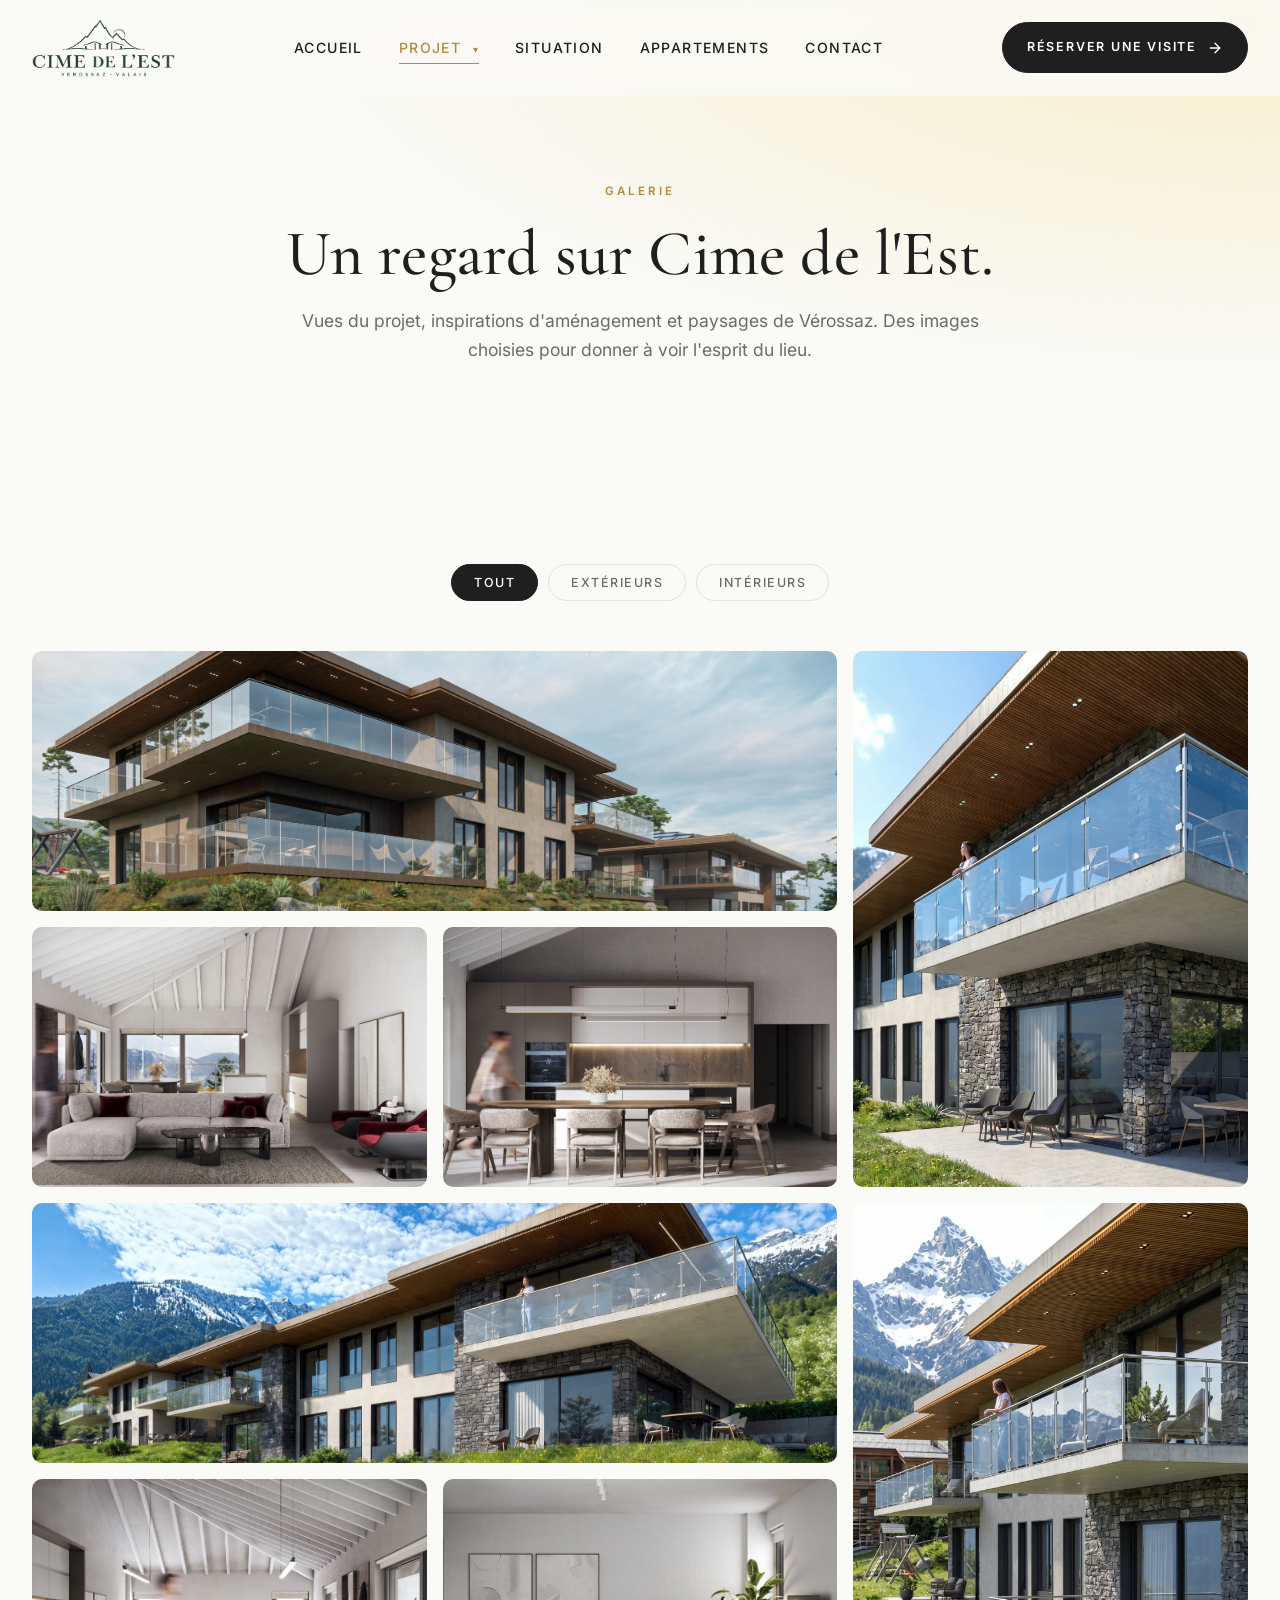
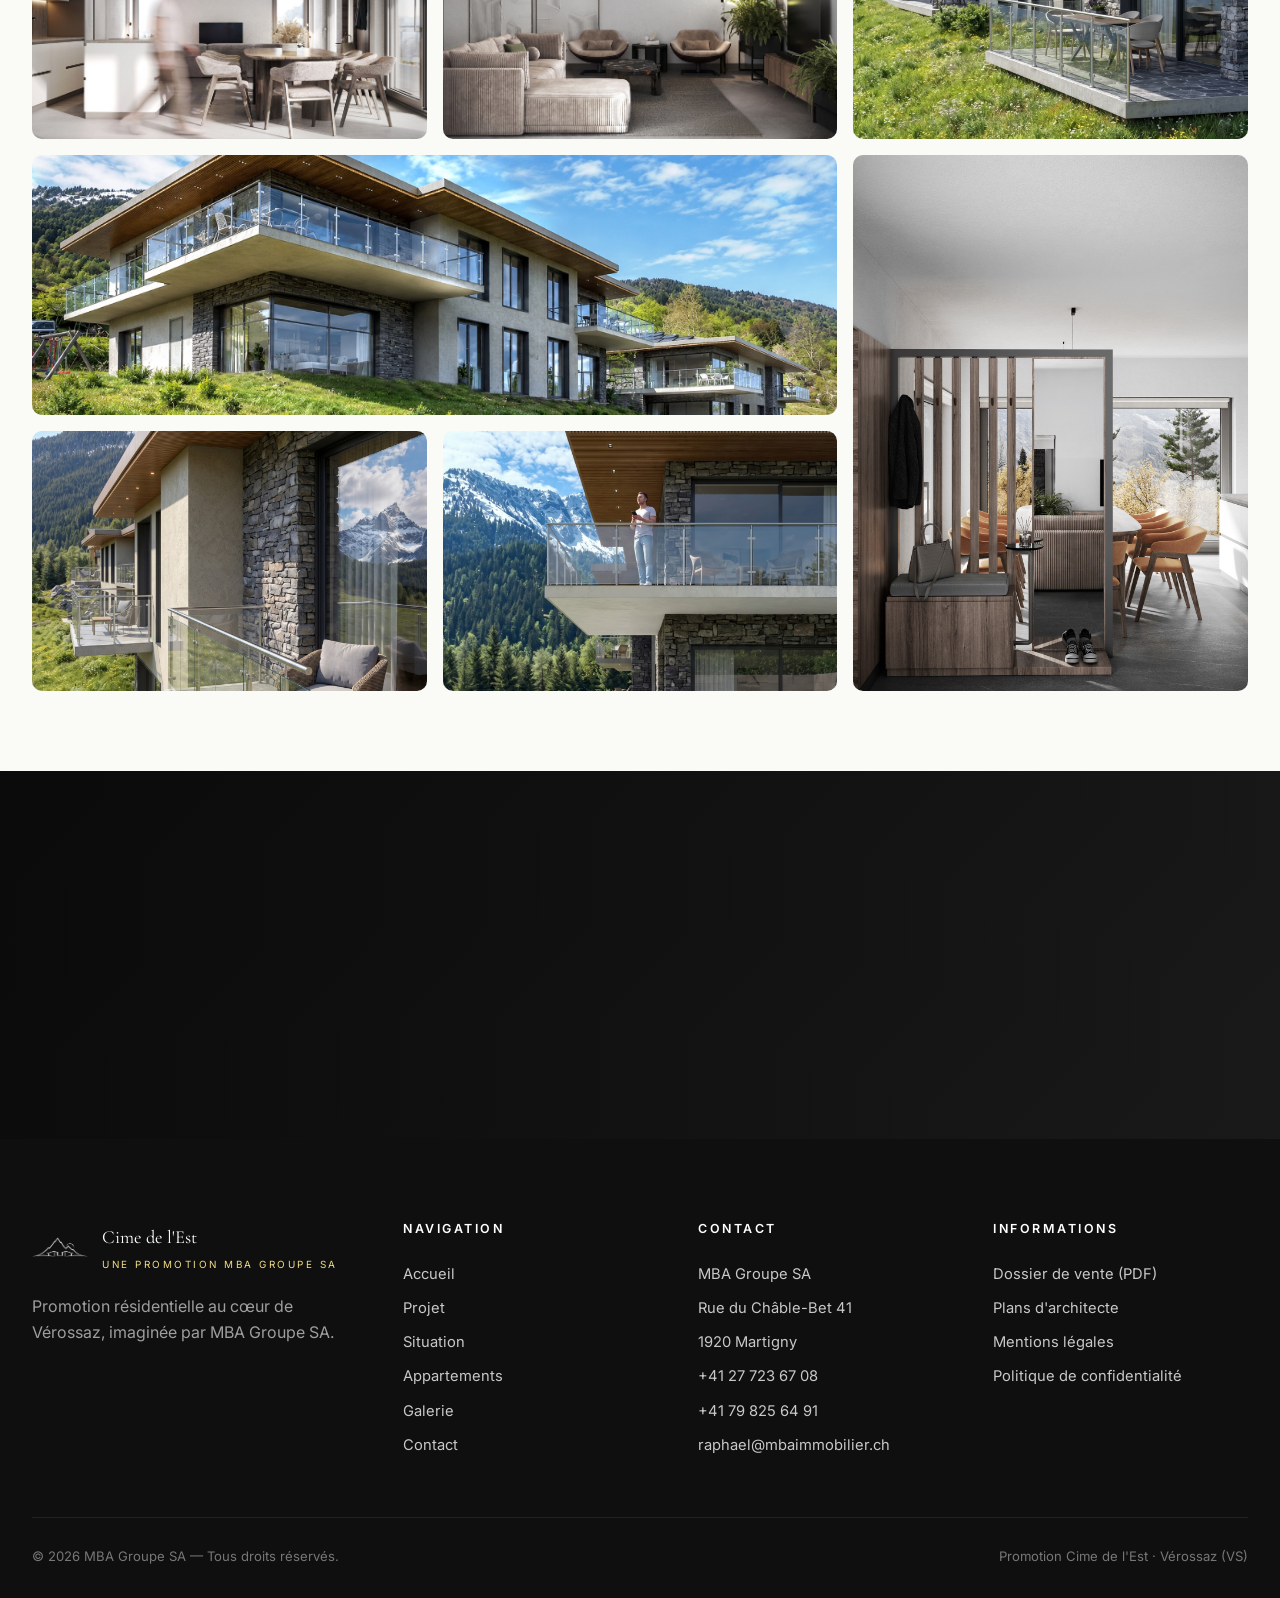
<file: galerie.html>
<!doctype html>
<html lang="fr">
<head>
<meta charset="utf-8">
<meta name="viewport" content="width=device-width, initial-scale=1">
<meta name="theme-color" content="#FAFAF7">
<meta name="color-scheme" content="light">
<title>Galerie · Cime de l'Est — Vérossaz</title>
<meta name="description" content="Galerie photographique de la promotion Cime de l'Est à Vérossaz : vues extérieures, intérieurs, paysages.">
<link rel="icon" href="images/favicon.ico" sizes="any">
<link rel="icon" type="image/png" sizes="32x32" href="images/favicon-32.png">
<link rel="icon" type="image/png" sizes="16x16" href="images/favicon-16.png">
<link rel="apple-touch-icon" sizes="180x180" href="images/apple-touch-icon.png">
<link rel="icon" type="image/png" sizes="512x512" href="images/icon-512.png">
<link rel="preconnect" href="https://fonts.googleapis.com">
<link rel="preconnect" href="https://fonts.gstatic.com" crossorigin>
<link href="https://fonts.googleapis.com/css2?family=Cormorant+Garamond:ital,wght@0,400;0,500;0,600;1,400;1,500&family=Inter:wght@300;400;500;600;700&display=swap" rel="stylesheet">
<link rel="stylesheet" href="css/style.css?v=25">
</head>
<body>

<header class="nav">
  <div class="container">
    <a href="/" class="brand" aria-label="Cime de l'Est · Vérossaz — Accueil">
      <img class="brand-logo" src="images/logo-cime.png" alt="Cime de l'Est · Vérossaz · Valais">
    </a>
    <nav>
      <ul class="nav-links">
        <li><a href="/">Accueil</a></li>
        <li class="has-submenu">
          <a href="projet" class="active">Projet <span class="caret">▾</span></a>
          <ul class="submenu">
            <li><a href="projet">Le projet</a></li>
            <li><a href="galerie" class="active">Galerie</a></li>
          </ul>
        </li>
        <li><a href="situation">Situation</a></li>
        <li><a href="appartements">Appartements</a></li>
        <li><a href="contact">Contact</a></li>
      </ul>
    </nav>
    <a href="contact" class="nav-cta">
      Réserver une visite
      <svg viewBox="0 0 24 24" fill="none" stroke="currentColor" stroke-width="2" stroke-linecap="round" stroke-linejoin="round" aria-hidden="true"><line x1="5" y1="12" x2="19" y2="12"/><polyline points="12 5 19 12 12 19"/></svg>
    </a>
    <button class="burger" aria-label="Menu"><span></span><span></span><span></span></button>
  </div>
</header>

<section class="hero hero-inner">
  <div class="container reveal">
    <span class="eyebrow center">Galerie</span>
    <h1>Un regard sur Cime de l'Est.</h1>
    <p class="lead" style="margin:0 auto;">Vues du projet, inspirations d'aménagement et paysages de Vérossaz. Des images choisies pour donner à voir l'esprit du lieu.</p>
  </div>
</section>

<section class="section-tight">
  <div class="container">
    <div class="gallery-filters reveal">
      <button data-filter="all" class="active">Tout</button>
      <button data-filter="ext">Extérieurs</button>
      <button data-filter="int">Intérieurs</button>
    </div>

    <div class="gallery-grid reveal">
      <div class="gallery-item wide" data-cat="ext">
        <img src="images/exterieurs/exterieur-01.jpg" alt="Cime de l'Est — Vue d'ensemble des deux bâtiments" loading="lazy">
        <div class="cap">Vue d'ensemble · les deux bâtiments</div>
      </div>
      <div class="gallery-item tall" data-cat="ext">
        <img src="images/exterieurs/exterieur-04.jpg" alt="Cime de l'Est — Façade en pierre, balcon et terrasse" loading="lazy">
        <div class="cap">Façade en pierre · balcon et terrasse</div>
      </div>
      <div class="gallery-item" data-cat="int">
        <img src="images/interieurs/interieur-01.jpg" alt="Cime de l'Est — Séjour avec vue sur les Dents du Midi" loading="lazy">
        <div class="cap">Séjour · vue sur les Dents du Midi</div>
      </div>
      <div class="gallery-item" data-cat="int">
        <img src="images/interieurs/interieur-02.jpg" alt="Cime de l'Est — Cuisine ouverte sur la salle à manger" loading="lazy">
        <div class="cap">Cuisine ouverte</div>
      </div>
      <div class="gallery-item wide" data-cat="ext">
        <img src="images/exterieurs/exterieur-02.jpg" alt="Cime de l'Est — Les deux bâtiments vus depuis le sud" loading="lazy">
        <div class="cap">Les deux bâtiments · vue depuis le sud</div>
      </div>
      <div class="gallery-item tall" data-cat="ext">
        <img src="images/exterieurs/exterieur-05.jpg" alt="Cime de l'Est — Balcon de l'étage face aux sommets" loading="lazy">
        <div class="cap">Balcon de l'étage · face aux sommets</div>
      </div>
      <div class="gallery-item" data-cat="int">
        <img src="images/interieurs/interieur-03.jpg" alt="Cime de l'Est — Salle à manger et cuisine" loading="lazy">
        <div class="cap">Salle à manger · cuisine</div>
      </div>
      <div class="gallery-item" data-cat="int">
        <img src="images/interieurs/interieur-04.jpg" alt="Cime de l'Est — Salon" loading="lazy">
        <div class="cap">Salon</div>
      </div>
      <div class="gallery-item wide" data-cat="ext">
        <img src="images/exterieurs/exterieur-03.jpg" alt="Cime de l'Est — Bâtiment vu depuis la prairie" loading="lazy">
        <div class="cap">Vue depuis la prairie</div>
      </div>
      <div class="gallery-item tall" data-cat="int">
        <img src="images/interieurs/interieur-05.jpg" alt="Cime de l'Est — Entrée et vestiaire" loading="lazy">
        <div class="cap">Entrée · vestiaire</div>
      </div>
      <div class="gallery-item" data-cat="ext">
        <img src="images/exterieurs/exterieur-06.jpg" alt="Cime de l'Est — Terrasse du balcon avec vue" loading="lazy">
        <div class="cap">Balcon · vue sur la vallée</div>
      </div>
      <div class="gallery-item" data-cat="ext">
        <img src="images/exterieurs/exterieur-07.jpg" alt="Cime de l'Est — Balcon et terrasse du rez" loading="lazy">
        <div class="cap">Balcon et terrasse du rez</div>
      </div>
    </div>
  </div>
</section>

<section class="cta-band">
  <div class="container reveal">
    <h2>Envie d'en voir plus ?</h2>
    <p>Le dossier de vente contient les rendus 3D complets, les plans et une simulation immersive du projet.</p>
    <a href="contact" class="btn btn-gold">Recevoir le dossier</a>
  </div>
</section>

<footer class="footer">
  <div class="container">
    <div class="footer-grid">
      <div>
        <div class="footer-brand">
          <div class="footer-brand-mark"><img src="images/embleme-cime-blanc.png" alt="Cime de l'Est"></div>
          <div class="footer-brand-text">Cime de l'Est<small>Une promotion MBA Groupe SA</small></div>
        </div>
        <p style="color:#9e9e9e;">Promotion résidentielle au cœur de Vérossaz, imaginée par MBA Groupe SA.</p>
      </div>
      <div>
        <h4>Navigation</h4>
        <ul>
          <li><a href="/">Accueil</a></li>
          <li><a href="projet">Projet</a></li>
          <li><a href="situation">Situation</a></li>
          <li><a href="appartements">Appartements</a></li>
          <li><a href="galerie">Galerie</a></li>
          <li><a href="contact">Contact</a></li>
        </ul>
      </div>
      <div>
        <h4>Contact</h4>
        <ul>
          <li>MBA Groupe SA</li>
          <li>Rue du Châble-Bet 41</li>
          <li>1920 Martigny</li>
          <li><a href="tel:+41277236708">+41 27 723 67 08</a></li>
          <li><a href="tel:+41798256491">+41 79 825 64 91</a></li>
          <li><a href="mailto:raphael@mbaimmobilier.ch">raphael@mbaimmobilier.ch</a></li>
        </ul>
      </div>
      <div>
        <h4>Informations</h4>
        <ul>
          <li><a href="contact">Dossier de vente (PDF)</a></li>
          <li><a href="contact">Plans d'architecte</a></li>
          <li><a href="mentions-legales">Mentions légales</a></li>
          <li><a href="confidentialite">Politique de confidentialité</a></li>
        </ul>
      </div>
    </div>
    <div class="footer-bottom">
      <div>© 2026 MBA Groupe SA — Tous droits réservés.</div>
      <div>Promotion Cime de l'Est · Vérossaz (VS)</div>
    </div>
  </div>
</footer>

<script src="js/main.js?v=3"></script>
</body>
</html>
</file>
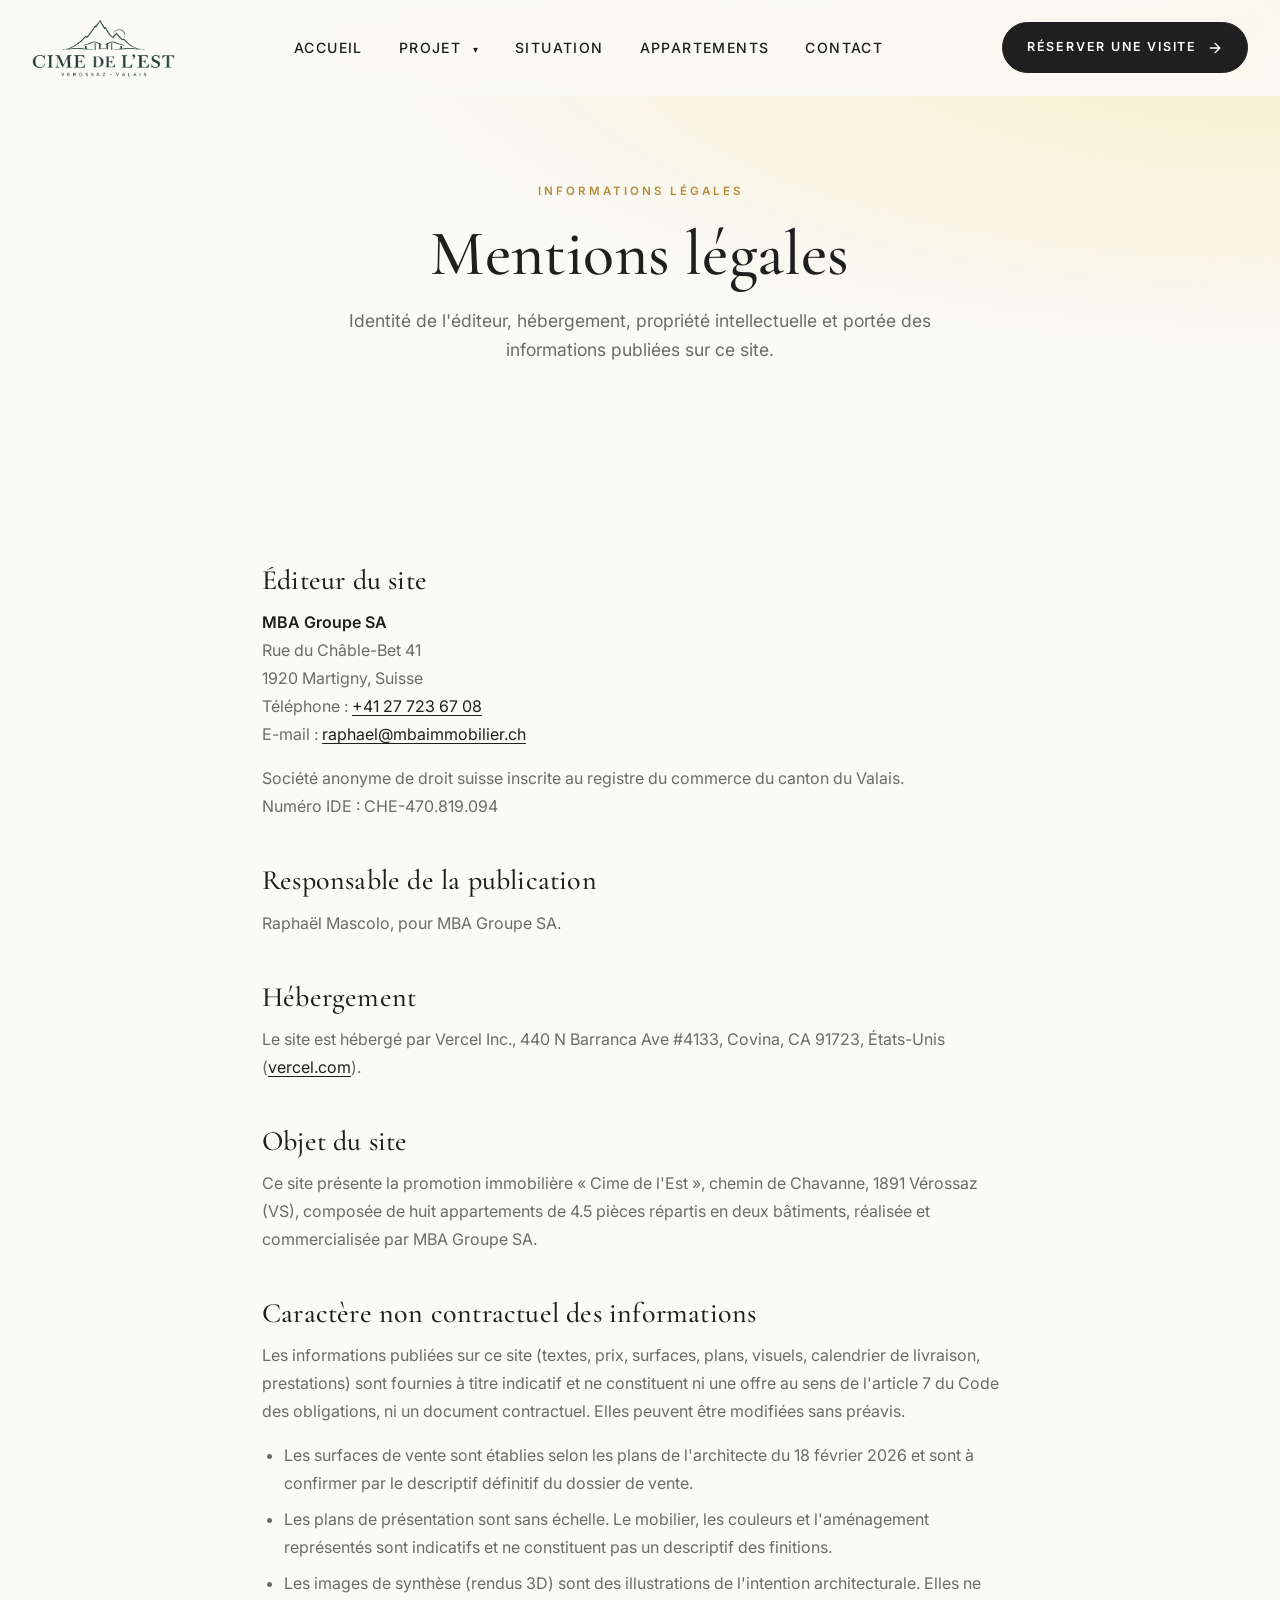
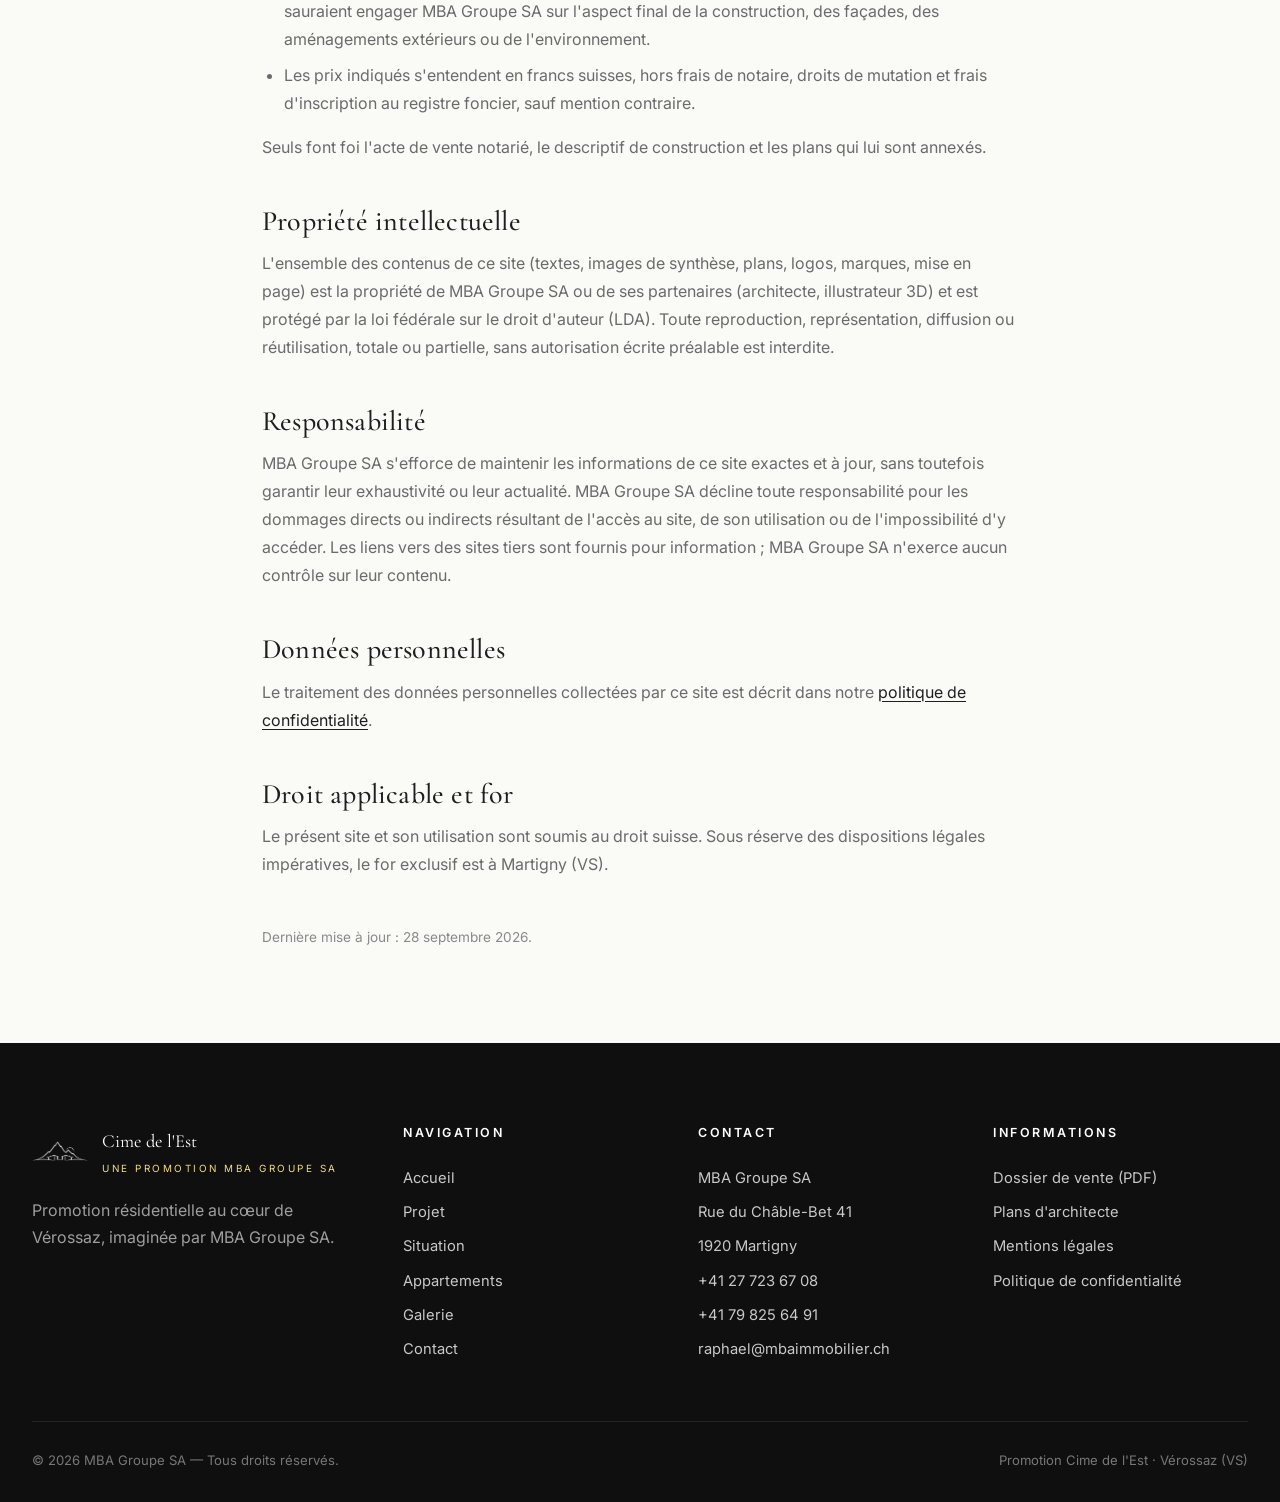
<file: mentions-legales.html>
<!doctype html>
<html lang="fr">
<head>
<meta charset="utf-8">
<meta name="viewport" content="width=device-width, initial-scale=1">
<meta name="theme-color" content="#FAFAF7">
<meta name="color-scheme" content="light">
<title>Mentions légales · Cime de l'Est — Vérossaz</title>
<meta name="description" content="Mentions légales du site de la promotion Cime de l'Est à Vérossaz, éditée par MBA Groupe SA, Martigny.">
<link rel="icon" href="images/favicon.ico" sizes="any">
<link rel="icon" type="image/png" sizes="32x32" href="images/favicon-32.png">
<link rel="icon" type="image/png" sizes="16x16" href="images/favicon-16.png">
<link rel="apple-touch-icon" sizes="180x180" href="images/apple-touch-icon.png">
<link rel="icon" type="image/png" sizes="512x512" href="images/icon-512.png">
<link rel="preconnect" href="https://fonts.googleapis.com">
<link rel="preconnect" href="https://fonts.gstatic.com" crossorigin>
<link href="https://fonts.googleapis.com/css2?family=Cormorant+Garamond:ital,wght@0,400;0,500;0,600;1,400;1,500&family=Inter:wght@300;400;500;600;700&display=swap" rel="stylesheet">
<link rel="stylesheet" href="css/style.css?v=25">
</head>
<body>

<header class="nav">
  <div class="container">
    <a href="/" class="brand" aria-label="Cime de l'Est · Vérossaz — Accueil">
      <img class="brand-logo" src="images/logo-cime.png" alt="Cime de l'Est · Vérossaz · Valais">
    </a>
    <nav>
      <ul class="nav-links">
        <li><a href="/">Accueil</a></li>
        <li class="has-submenu">
          <a href="projet">Projet <span class="caret">▾</span></a>
          <ul class="submenu">
            <li><a href="projet">Le projet</a></li>
            <li><a href="galerie">Galerie</a></li>
          </ul>
        </li>
        <li><a href="situation">Situation</a></li>
        <li><a href="appartements">Appartements</a></li>
        <li><a href="contact">Contact</a></li>
      </ul>
    </nav>
    <a href="contact" class="nav-cta">
      Réserver une visite
      <svg viewBox="0 0 24 24" fill="none" stroke="currentColor" stroke-width="2" stroke-linecap="round" stroke-linejoin="round" aria-hidden="true"><line x1="5" y1="12" x2="19" y2="12"/><polyline points="12 5 19 12 12 19"/></svg>
    </a>
    <button class="burger" aria-label="Menu"><span></span><span></span><span></span></button>
  </div>
</header>

<section class="hero hero-inner">
  <div class="container reveal">
    <span class="eyebrow center">Informations légales</span>
    <h1>Mentions légales</h1>
    <p class="lead" style="margin:0 auto;">Identité de l'éditeur, hébergement, propriété intellectuelle et portée des informations publiées sur ce site.</p>
  </div>
</section>

<section class="section-tight">
  <div class="container legal reveal">
    <h2>Éditeur du site</h2>
    <p><strong>MBA Groupe SA</strong><br>
    Rue du Châble-Bet 41<br>
    1920 Martigny, Suisse<br>
    Téléphone&nbsp;: <a href="tel:+41277236708">+41 27 723 67 08</a><br>
    E-mail&nbsp;: <a href="mailto:raphael@mbaimmobilier.ch">raphael@mbaimmobilier.ch</a></p>
    <p>Société anonyme de droit suisse inscrite au registre du commerce du canton du Valais.<br>
    Numéro IDE&nbsp;: CHE-470.819.094</p>

    <h2>Responsable de la publication</h2>
    <p>Raphaël Mascolo, pour MBA Groupe SA.</p>

    <h2>Hébergement</h2>
    <p>Le site est hébergé par Vercel Inc., 440 N Barranca Ave #4133, Covina, CA 91723, États-Unis (<a href="https://vercel.com" target="_blank" rel="noopener">vercel.com</a>).</p>

    <h2>Objet du site</h2>
    <p>Ce site présente la promotion immobilière «&nbsp;Cime de l'Est&nbsp;», chemin de Chavanne, 1891 Vérossaz (VS), composée de huit appartements de 4.5 pièces répartis en deux bâtiments, réalisée et commercialisée par MBA Groupe SA.</p>

    <h2>Caractère non contractuel des informations</h2>
    <p>Les informations publiées sur ce site (textes, prix, surfaces, plans, visuels, calendrier de livraison, prestations) sont fournies à titre indicatif et ne constituent ni une offre au sens de l'article 7 du Code des obligations, ni un document contractuel. Elles peuvent être modifiées sans préavis.</p>
    <ul>
      <li>Les surfaces de vente sont établies selon les plans de l'architecte du 18 février 2026 et sont à confirmer par le descriptif définitif du dossier de vente.</li>
      <li>Les plans de présentation sont sans échelle. Le mobilier, les couleurs et l'aménagement représentés sont indicatifs et ne constituent pas un descriptif des finitions.</li>
      <li>Les images de synthèse (rendus 3D) sont des illustrations de l'intention architecturale. Elles ne sauraient engager MBA Groupe SA sur l'aspect final de la construction, des façades, des aménagements extérieurs ou de l'environnement.</li>
      <li>Les prix indiqués s'entendent en francs suisses, hors frais de notaire, droits de mutation et frais d'inscription au registre foncier, sauf mention contraire.</li>
    </ul>
    <p>Seuls font foi l'acte de vente notarié, le descriptif de construction et les plans qui lui sont annexés.</p>

    <h2>Propriété intellectuelle</h2>
    <p>L'ensemble des contenus de ce site (textes, images de synthèse, plans, logos, marques, mise en page) est la propriété de MBA Groupe SA ou de ses partenaires (architecte, illustrateur 3D) et est protégé par la loi fédérale sur le droit d'auteur (LDA). Toute reproduction, représentation, diffusion ou réutilisation, totale ou partielle, sans autorisation écrite préalable est interdite.</p>

    <h2>Responsabilité</h2>
    <p>MBA Groupe SA s'efforce de maintenir les informations de ce site exactes et à jour, sans toutefois garantir leur exhaustivité ou leur actualité. MBA Groupe SA décline toute responsabilité pour les dommages directs ou indirects résultant de l'accès au site, de son utilisation ou de l'impossibilité d'y accéder. Les liens vers des sites tiers sont fournis pour information&nbsp;; MBA Groupe SA n'exerce aucun contrôle sur leur contenu.</p>

    <h2>Données personnelles</h2>
    <p>Le traitement des données personnelles collectées par ce site est décrit dans notre <a href="confidentialite">politique de confidentialité</a>.</p>

    <h2>Droit applicable et for</h2>
    <p>Le présent site et son utilisation sont soumis au droit suisse. Sous réserve des dispositions légales impératives, le for exclusif est à Martigny (VS).</p>

    <p class="legal-date">Dernière mise à jour&nbsp;: 28 septembre 2026.</p>
  </div>
</section>

<footer class="footer">
  <div class="container">
    <div class="footer-grid">
      <div>
        <div class="footer-brand">
          <div class="footer-brand-mark"><img src="images/embleme-cime-blanc.png" alt="Cime de l'Est"></div>
          <div class="footer-brand-text">Cime de l'Est<small>Une promotion MBA Groupe SA</small></div>
        </div>
        <p style="color:#9e9e9e;">Promotion résidentielle au cœur de Vérossaz, imaginée par MBA Groupe SA.</p>
      </div>
      <div>
        <h4>Navigation</h4>
        <ul>
          <li><a href="/">Accueil</a></li>
          <li><a href="projet">Projet</a></li>
          <li><a href="situation">Situation</a></li>
          <li><a href="appartements">Appartements</a></li>
          <li><a href="galerie">Galerie</a></li>
          <li><a href="contact">Contact</a></li>
        </ul>
      </div>
      <div>
        <h4>Contact</h4>
        <ul>
          <li>MBA Groupe SA</li>
          <li>Rue du Châble-Bet 41</li>
          <li>1920 Martigny</li>
          <li><a href="tel:+41277236708">+41 27 723 67 08</a></li>
          <li><a href="tel:+41798256491">+41 79 825 64 91</a></li>
          <li><a href="mailto:raphael@mbaimmobilier.ch">raphael@mbaimmobilier.ch</a></li>
        </ul>
      </div>
      <div>
        <h4>Informations</h4>
        <ul>
          <li><a href="contact">Dossier de vente (PDF)</a></li>
          <li><a href="contact">Plans d'architecte</a></li>
          <li><a href="mentions-legales">Mentions légales</a></li>
          <li><a href="confidentialite">Politique de confidentialité</a></li>
        </ul>
      </div>
    </div>
    <div class="footer-bottom">
      <div>© 2026 MBA Groupe SA — Tous droits réservés.</div>
      <div>Promotion Cime de l'Est · Vérossaz (VS)</div>
    </div>
  </div>
</footer>

<script src="js/main.js?v=3"></script>
</body>
</html>
</file>
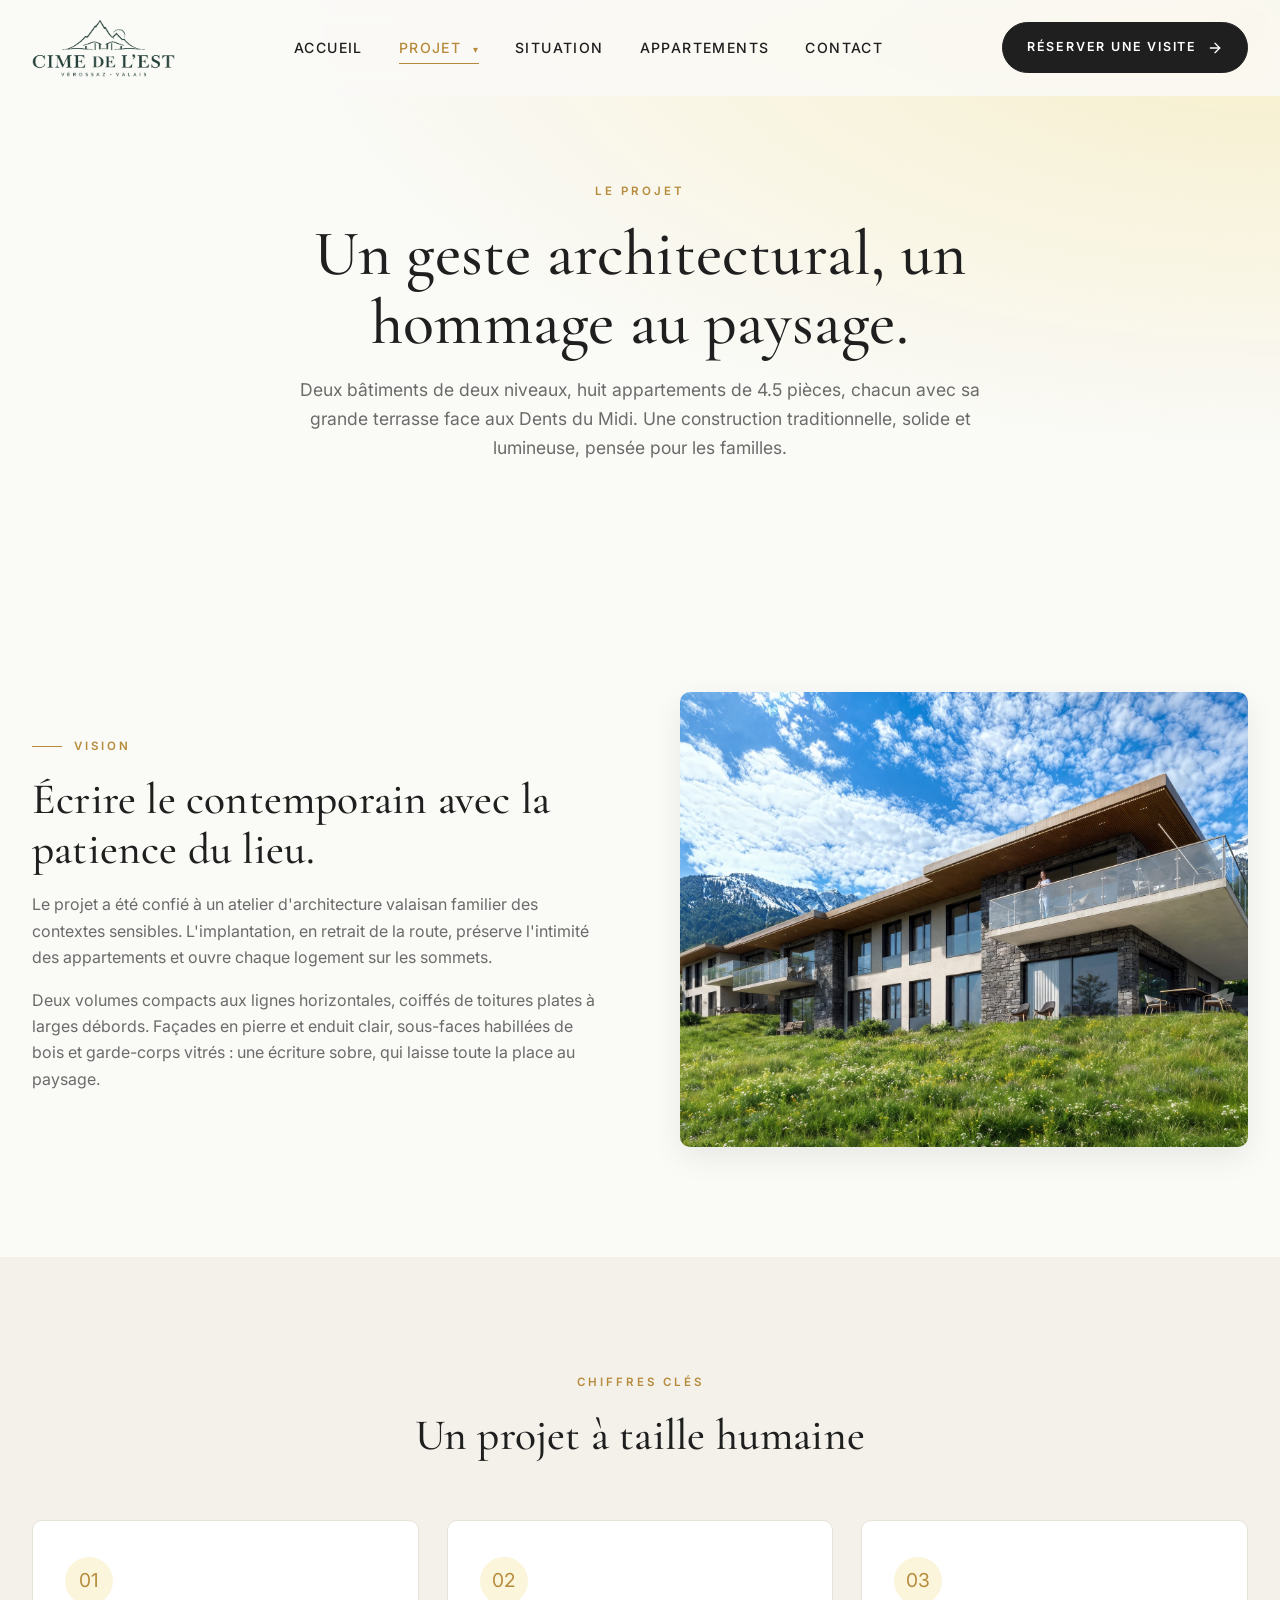
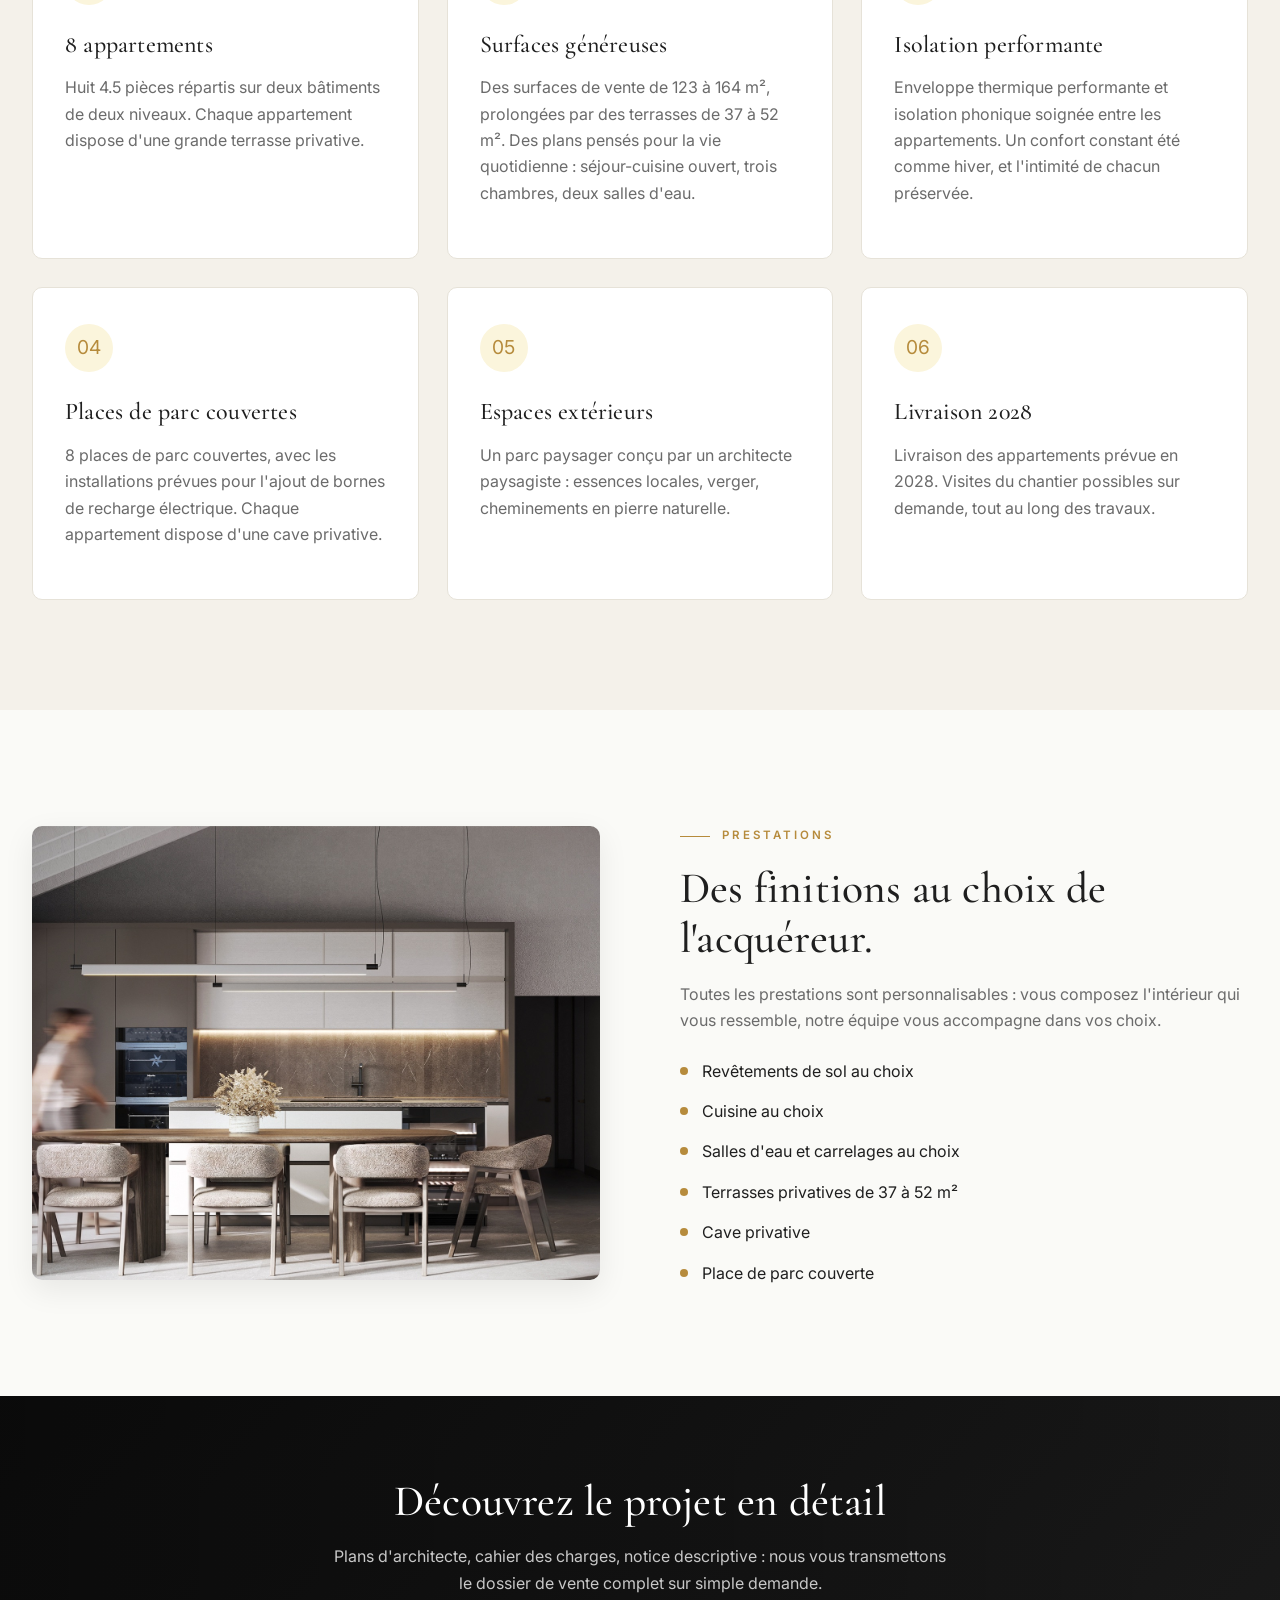
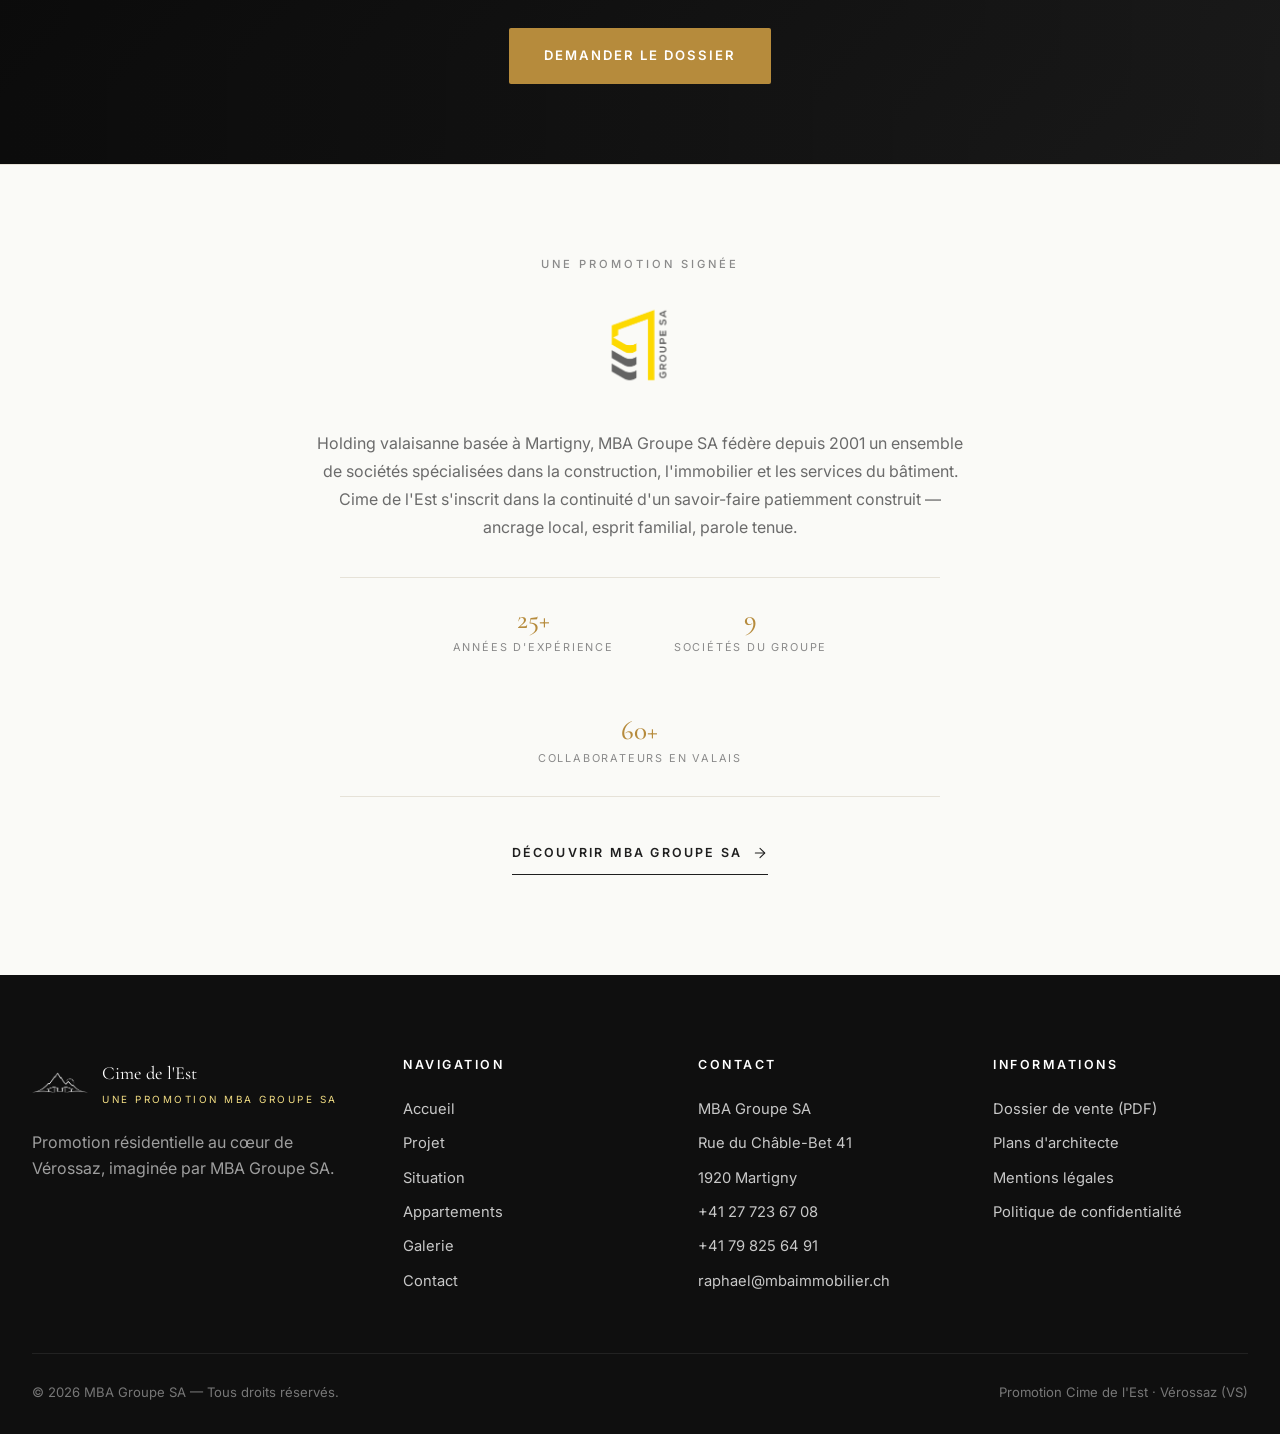
<file: projet.html>
<!doctype html>
<html lang="fr">
<head>
<meta charset="utf-8">
<meta name="viewport" content="width=device-width, initial-scale=1">
<meta name="theme-color" content="#FAFAF7">
<meta name="color-scheme" content="light">
<title>Projet · Cime de l'Est — Vérossaz</title>
<meta name="description" content="Le projet architectural Cime de l'Est : vision, matériaux, prestations et engagements durables de MBA Groupe SA.">
<link rel="icon" href="images/favicon.ico" sizes="any">
<link rel="icon" type="image/png" sizes="32x32" href="images/favicon-32.png">
<link rel="icon" type="image/png" sizes="16x16" href="images/favicon-16.png">
<link rel="apple-touch-icon" sizes="180x180" href="images/apple-touch-icon.png">
<link rel="icon" type="image/png" sizes="512x512" href="images/icon-512.png">
<link rel="preconnect" href="https://fonts.googleapis.com">
<link rel="preconnect" href="https://fonts.gstatic.com" crossorigin>
<link href="https://fonts.googleapis.com/css2?family=Cormorant+Garamond:ital,wght@0,400;0,500;0,600;1,400;1,500&family=Inter:wght@300;400;500;600;700&display=swap" rel="stylesheet">
<link rel="stylesheet" href="css/style.css?v=25">
</head>
<body>

<header class="nav">
  <div class="container">
    <a href="/" class="brand" aria-label="Cime de l'Est · Vérossaz — Accueil">
      <img class="brand-logo" src="images/logo-cime.png" alt="Cime de l'Est · Vérossaz · Valais">
    </a>
    <nav>
      <ul class="nav-links">
        <li><a href="/">Accueil</a></li>
        <li class="has-submenu">
          <a href="projet" class="active">Projet <span class="caret">▾</span></a>
          <ul class="submenu">
            <li><a href="projet" class="active">Le projet</a></li>
            <li><a href="galerie">Galerie</a></li>
          </ul>
        </li>
        <li><a href="situation">Situation</a></li>
        <li><a href="appartements">Appartements</a></li>
        <li><a href="contact">Contact</a></li>
      </ul>
    </nav>
    <a href="contact" class="nav-cta">
      Réserver une visite
      <svg viewBox="0 0 24 24" fill="none" stroke="currentColor" stroke-width="2" stroke-linecap="round" stroke-linejoin="round" aria-hidden="true"><line x1="5" y1="12" x2="19" y2="12"/><polyline points="12 5 19 12 12 19"/></svg>
    </a>
    <button class="burger" aria-label="Menu"><span></span><span></span><span></span></button>
  </div>
</header>

<section class="hero hero-inner">
  <div class="container reveal">
    <span class="eyebrow center">Le projet</span>
    <h1>Un geste architectural, un hommage au paysage.</h1>
    <p class="lead" style="margin:0 auto;">Deux bâtiments de deux niveaux, huit appartements de 4.5 pièces, chacun avec sa grande terrasse face aux Dents du Midi. Une construction traditionnelle, solide et lumineuse, pensée pour les familles.</p>
  </div>
</section>

<section class="section">
  <div class="container">
    <div class="split">
      <div class="reveal">
        <span class="eyebrow">Vision</span>
        <h2>Écrire le contemporain avec la patience du lieu.</h2>
        <p>Le projet a été confié à un atelier d'architecture valaisan familier des contextes sensibles. L'implantation, en retrait de la route, préserve l'intimité des appartements et ouvre chaque logement sur les sommets.</p>
        <p>Deux volumes compacts aux lignes horizontales, coiffés de toitures plates à larges débords. Façades en pierre et enduit clair, sous-faces habillées de bois et garde-corps vitrés&nbsp;: une écriture sobre, qui laisse toute la place au paysage.</p>
      </div>
      <div class="split-visual reveal" style="background-image:url('images/exterieurs/exterieur-02.jpg')"></div>
    </div>
  </div>
</section>

<section class="section section-alt">
  <div class="container">
    <div class="section-head center reveal">
      <span class="eyebrow center">Chiffres clés</span>
      <h2>Un projet à taille humaine</h2>
    </div>
    <div class="grid-3">
      <div class="card reveal">
        <div class="icon">01</div>
        <h3>8 appartements</h3>
        <p>Huit 4.5 pièces répartis sur deux bâtiments de deux niveaux. Chaque appartement dispose d'une grande terrasse privative.</p>
      </div>
      <div class="card reveal">
        <div class="icon">02</div>
        <h3>Surfaces généreuses</h3>
        <p>Des surfaces de vente de 123 à 164 m², prolongées par des terrasses de 37 à 52 m². Des plans pensés pour la vie quotidienne&nbsp;: séjour-cuisine ouvert, trois chambres, deux salles d'eau.</p>
      </div>
      <div class="card reveal">
        <div class="icon">03</div>
        <h3>Isolation performante</h3>
        <p>Enveloppe thermique performante et isolation phonique soignée entre les appartements. Un confort constant été comme hiver, et l'intimité de chacun préservée.</p>
      </div>
      <div class="card reveal">
        <div class="icon">04</div>
        <h3>Places de parc couvertes</h3>
        <p>8 places de parc couvertes, avec les installations prévues pour l'ajout de bornes de recharge électrique. Chaque appartement dispose d'une cave privative.</p>
      </div>
      <div class="card reveal">
        <div class="icon">05</div>
        <h3>Espaces extérieurs</h3>
        <p>Un parc paysager conçu par un architecte paysagiste : essences locales, verger, cheminements en pierre naturelle.</p>
      </div>
      <div class="card reveal">
        <div class="icon">06</div>
        <h3>Livraison 2028</h3>
        <p>Livraison des appartements prévue en 2028. Visites du chantier possibles sur demande, tout au long des travaux.</p>
      </div>
    </div>
  </div>
</section>

<section class="section">
  <div class="container">
    <div class="split reverse">
      <div class="reveal">
        <span class="eyebrow">Prestations</span>
        <h2>Des finitions au choix de l'acquéreur.</h2>
        <p>Toutes les prestations sont personnalisables&nbsp;: vous composez l'intérieur qui vous ressemble, notre équipe vous accompagne dans vos choix.</p>
        <ul class="spec-list">
          <li>Revêtements de sol au choix</li>
          <li>Cuisine au choix</li>
          <li>Salles d'eau et carrelages au choix</li>
          <li>Terrasses privatives de 37 à 52 m²</li>
          <li>Cave privative</li>
          <li>Place de parc couverte</li>
        </ul>
      </div>
      <div class="split-visual reveal" style="background-image:url('images/interieurs/interieur-02.jpg')"></div>
    </div>
  </div>
</section>

<section class="cta-band">
  <div class="container reveal">
    <h2>Découvrez le projet en détail</h2>
    <p>Plans d'architecte, cahier des charges, notice descriptive : nous vous transmettons le dossier de vente complet sur simple demande.</p>
    <a href="contact" class="btn btn-gold">Demander le dossier</a>
  </div>
</section>

<section class="promoter-signature">
  <div class="container reveal">
    <span class="promoter-eyebrow">Une promotion signée</span>
    <a href="https://www.mba-groupe.ch" target="_blank" rel="noopener" class="promoter-logo" aria-label="MBA Groupe SA">
      <img src="images/logo-mba.png" alt="MBA Groupe SA">
    </a>
    <p>Holding valaisanne basée à Martigny, MBA Groupe SA fédère depuis 2001 un ensemble de sociétés spécialisées dans la construction, l'immobilier et les services du bâtiment. Cime de l'Est s'inscrit dans la continuité d'un savoir-faire patiemment construit — ancrage local, esprit familial, parole tenue.</p>
    <div class="promoter-stats">
      <div><strong>25+</strong><span>années d'expérience</span></div>
      <div><strong>9</strong><span>sociétés du groupe</span></div>
      <div><strong>60+</strong><span>collaborateurs en Valais</span></div>
    </div>
    <a href="https://www.mba-groupe.ch" target="_blank" rel="noopener" class="promoter-link">
      Découvrir MBA Groupe SA
      <svg viewBox="0 0 24 24" fill="none" stroke="currentColor" stroke-width="1.6" stroke-linecap="round" stroke-linejoin="round" aria-hidden="true"><line x1="5" y1="12" x2="19" y2="12"/><polyline points="12 5 19 12 12 19"/></svg>
    </a>
  </div>
</section>

<footer class="footer">
  <div class="container">
    <div class="footer-grid">
      <div>
        <div class="footer-brand">
          <div class="footer-brand-mark"><img src="images/embleme-cime-blanc.png" alt="Cime de l'Est"></div>
          <div class="footer-brand-text">Cime de l'Est<small>Une promotion MBA Groupe SA</small></div>
        </div>
        <p style="color:#9e9e9e;">Promotion résidentielle au cœur de Vérossaz, imaginée par MBA Groupe SA.</p>
      </div>
      <div>
        <h4>Navigation</h4>
        <ul>
          <li><a href="/">Accueil</a></li>
          <li><a href="projet">Projet</a></li>
          <li><a href="situation">Situation</a></li>
          <li><a href="appartements">Appartements</a></li>
          <li><a href="galerie">Galerie</a></li>
          <li><a href="contact">Contact</a></li>
        </ul>
      </div>
      <div>
        <h4>Contact</h4>
        <ul>
          <li>MBA Groupe SA</li>
          <li>Rue du Châble-Bet 41</li>
          <li>1920 Martigny</li>
          <li><a href="tel:+41277236708">+41 27 723 67 08</a></li>
          <li><a href="tel:+41798256491">+41 79 825 64 91</a></li>
          <li><a href="mailto:raphael@mbaimmobilier.ch">raphael@mbaimmobilier.ch</a></li>
        </ul>
      </div>
      <div>
        <h4>Informations</h4>
        <ul>
          <li><a href="contact">Dossier de vente (PDF)</a></li>
          <li><a href="contact">Plans d'architecte</a></li>
          <li><a href="mentions-legales">Mentions légales</a></li>
          <li><a href="confidentialite">Politique de confidentialité</a></li>
        </ul>
      </div>
    </div>
    <div class="footer-bottom">
      <div>© 2026 MBA Groupe SA — Tous droits réservés.</div>
      <div>Promotion Cime de l'Est · Vérossaz (VS)</div>
    </div>
  </div>
</footer>

<script src="js/main.js?v=3"></script>
</body>
</html>
</file>
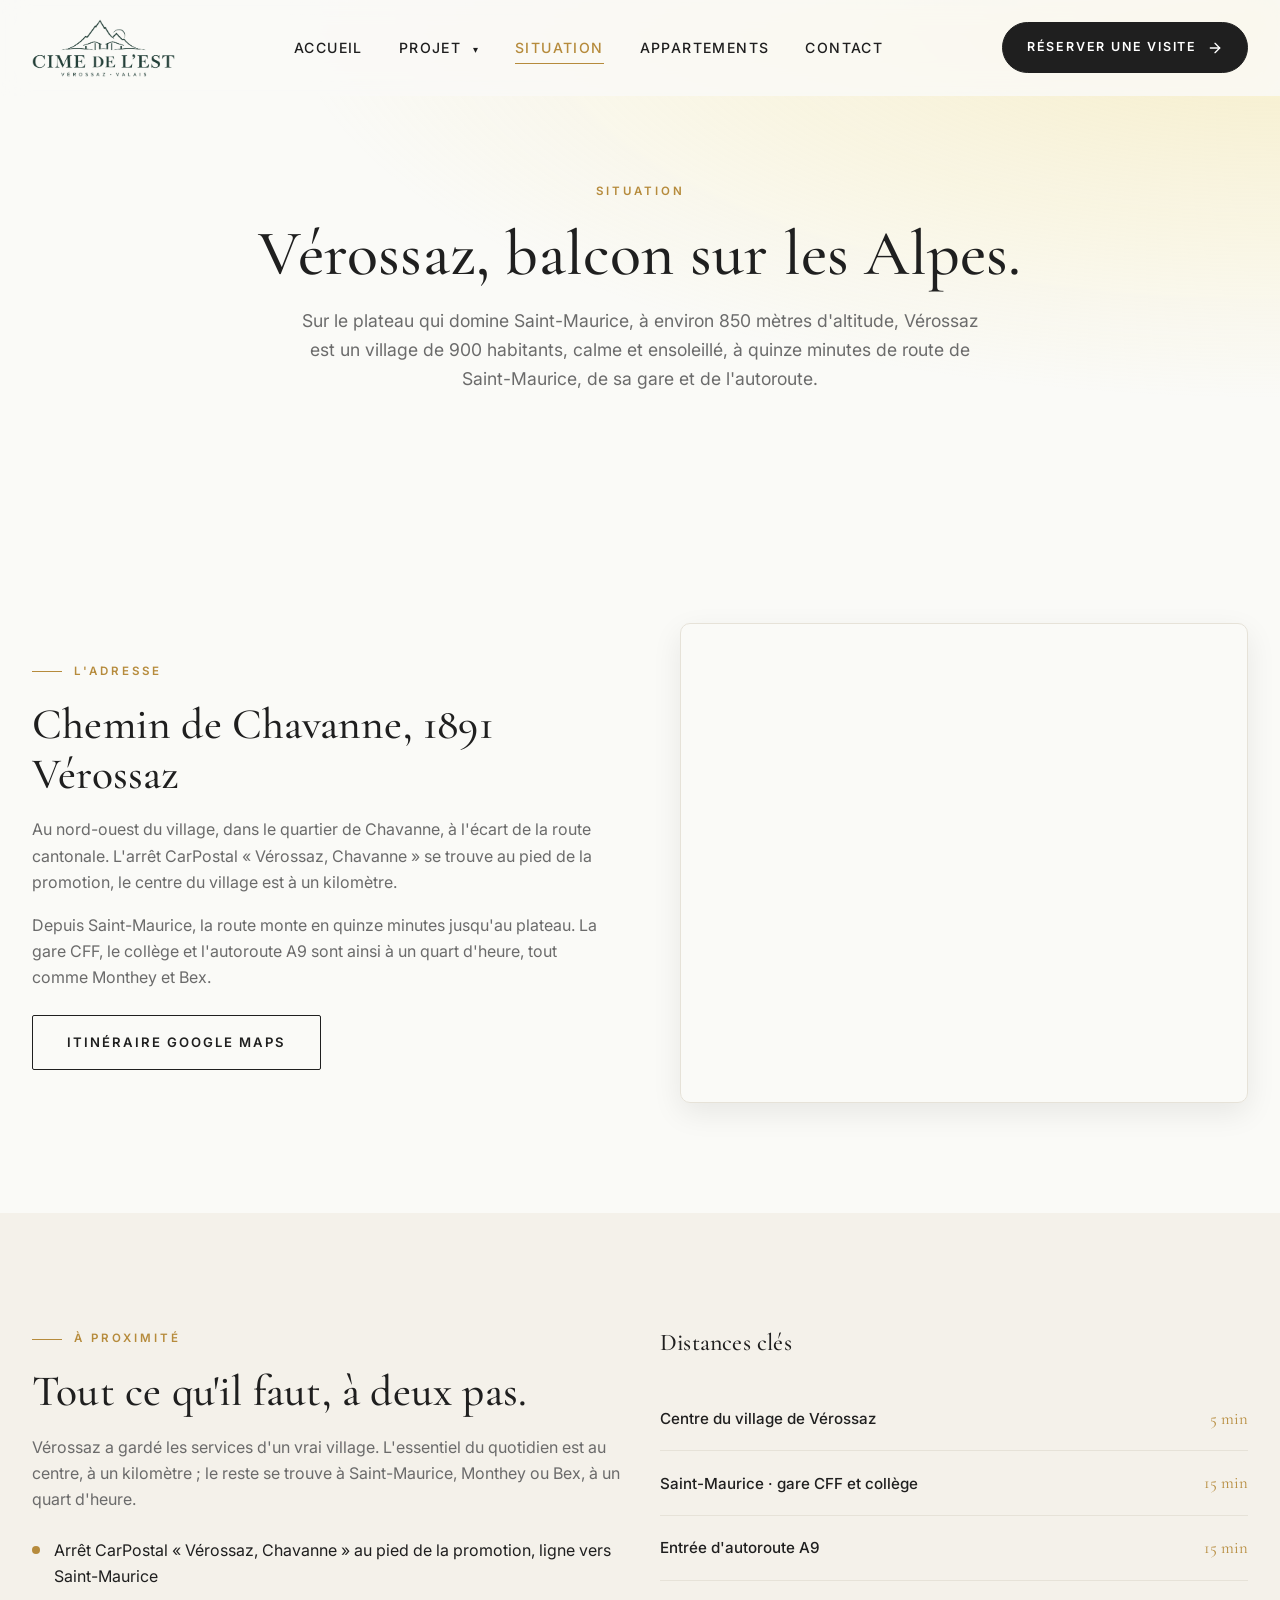
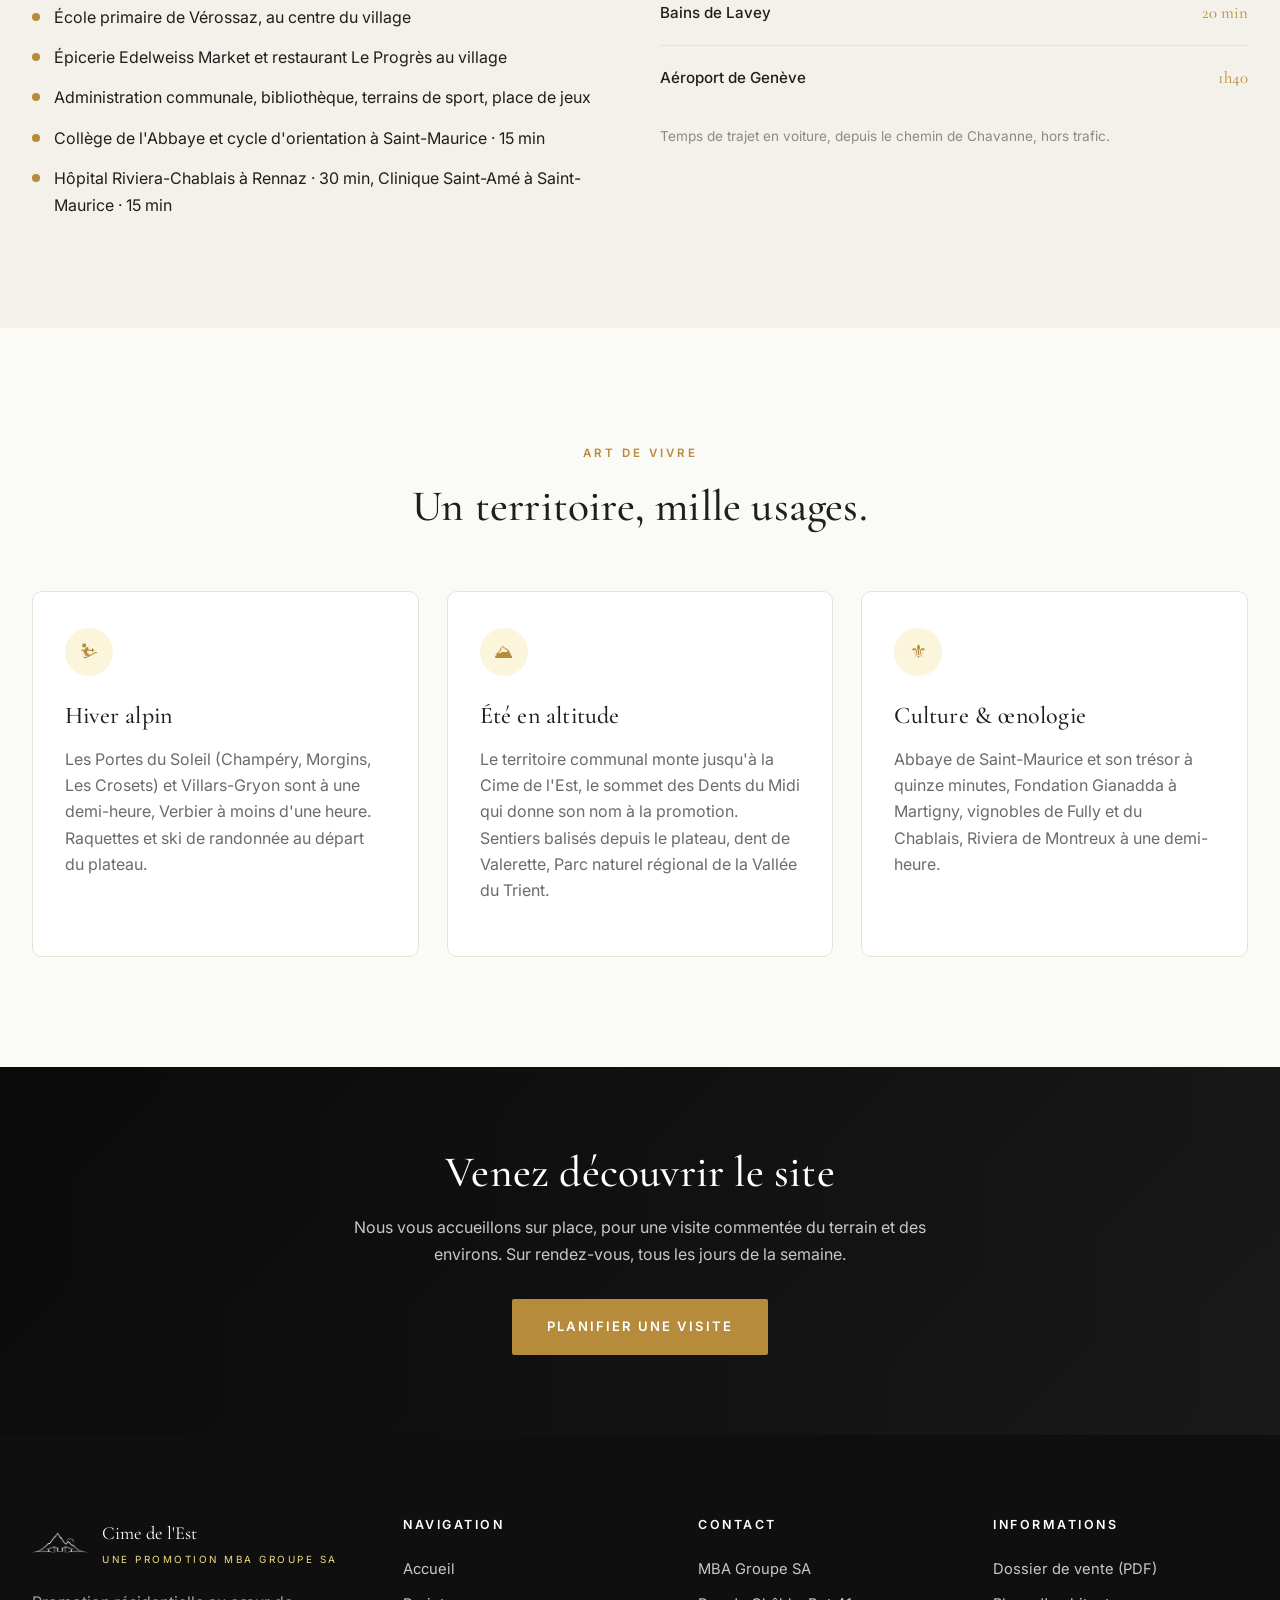
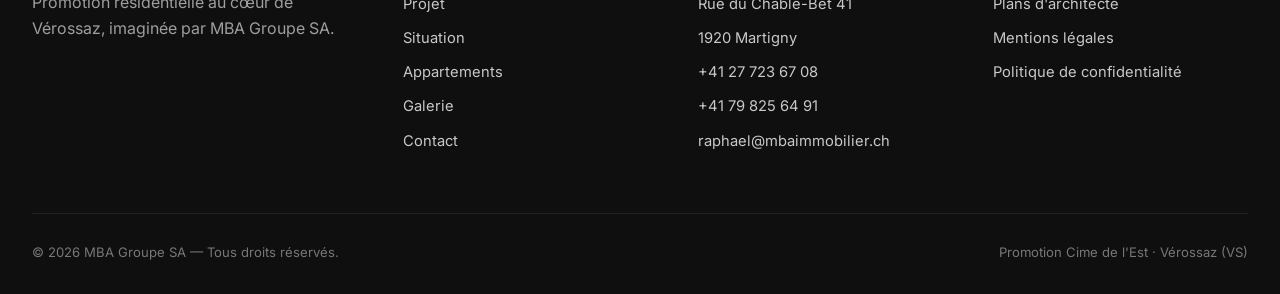
<file: situation.html>
<!doctype html>
<html lang="fr">
<head>
<meta charset="utf-8">
<meta name="viewport" content="width=device-width, initial-scale=1">
<meta name="theme-color" content="#FAFAF7">
<meta name="color-scheme" content="light">
<title>Situation · Cime de l'Est — Vérossaz</title>
<meta name="description" content="Situation de la promotion Cime de l'Est à Vérossaz : carte, distances, accès et points d'intérêt en Valais.">
<link rel="icon" href="images/favicon.ico" sizes="any">
<link rel="icon" type="image/png" sizes="32x32" href="images/favicon-32.png">
<link rel="icon" type="image/png" sizes="16x16" href="images/favicon-16.png">
<link rel="apple-touch-icon" sizes="180x180" href="images/apple-touch-icon.png">
<link rel="icon" type="image/png" sizes="512x512" href="images/icon-512.png">
<link rel="preconnect" href="https://fonts.googleapis.com">
<link rel="preconnect" href="https://fonts.gstatic.com" crossorigin>
<link href="https://fonts.googleapis.com/css2?family=Cormorant+Garamond:ital,wght@0,400;0,500;0,600;1,400;1,500&family=Inter:wght@300;400;500;600;700&display=swap" rel="stylesheet">
<link rel="stylesheet" href="css/style.css?v=25">
</head>
<body>

<header class="nav">
  <div class="container">
    <a href="/" class="brand" aria-label="Cime de l'Est · Vérossaz — Accueil">
      <img class="brand-logo" src="images/logo-cime.png" alt="Cime de l'Est · Vérossaz · Valais">
    </a>
    <nav>
      <ul class="nav-links">
        <li><a href="/">Accueil</a></li>
        <li class="has-submenu">
          <a href="projet">Projet <span class="caret">▾</span></a>
          <ul class="submenu">
            <li><a href="projet">Le projet</a></li>
            <li><a href="galerie">Galerie</a></li>
          </ul>
        </li>
        <li><a href="situation" class="active">Situation</a></li>
        <li><a href="appartements">Appartements</a></li>
        <li><a href="contact">Contact</a></li>
      </ul>
    </nav>
    <a href="contact" class="nav-cta">
      Réserver une visite
      <svg viewBox="0 0 24 24" fill="none" stroke="currentColor" stroke-width="2" stroke-linecap="round" stroke-linejoin="round" aria-hidden="true"><line x1="5" y1="12" x2="19" y2="12"/><polyline points="12 5 19 12 12 19"/></svg>
    </a>
    <button class="burger" aria-label="Menu"><span></span><span></span><span></span></button>
  </div>
</header>

<section class="hero hero-inner">
  <div class="container reveal">
    <span class="eyebrow center">Situation</span>
    <h1>Vérossaz, balcon sur les Alpes.</h1>
    <p class="lead" style="margin:0 auto;">Sur le plateau qui domine Saint-Maurice, à environ 850 mètres d'altitude, Vérossaz est un village de 900 habitants, calme et ensoleillé, à quinze minutes de route de Saint-Maurice, de sa gare et de l'autoroute.</p>
  </div>
</section>

<section class="section">
  <div class="container">
    <div class="split">
      <div class="reveal">
        <span class="eyebrow">L'adresse</span>
        <h2>Chemin de Chavanne, 1891 Vérossaz</h2>
        <p>Au nord-ouest du village, dans le quartier de Chavanne, à l'écart de la route cantonale. L'arrêt CarPostal «&nbsp;Vérossaz, Chavanne&nbsp;» se trouve au pied de la promotion, le centre du village est à un kilomètre.</p>
        <p>Depuis Saint-Maurice, la route monte en quinze minutes jusqu'au plateau. La gare CFF, le collège et l'autoroute A9 sont ainsi à un quart d'heure, tout comme Monthey et Bex.</p>
        <a href="https://www.google.com/maps/dir/?api=1&destination=Chemin+de+Chavanne,+1891+V%C3%A9rossaz" target="_blank" rel="noopener" class="btn btn-outline" style="margin-top:8px;">Itinéraire Google Maps</a>
      </div>
      <div class="map-wrap reveal">
        <iframe
          loading="lazy"
          referrerpolicy="no-referrer-when-downgrade"
          src="https://www.google.com/maps?q=Chemin+de+Chavanne,+1891+V%C3%A9rossaz&hl=fr&z=15&output=embed"
          title="Carte — Chemin de Chavanne, 1891 Vérossaz"></iframe>
      </div>
    </div>
  </div>
</section>

<section class="section section-alt">
  <div class="container">
    <div class="grid-2">
      <div class="reveal">
        <span class="eyebrow">À proximité</span>
        <h2>Tout ce qu'il faut, à deux pas.</h2>
        <p>Vérossaz a gardé les services d'un vrai village. L'essentiel du quotidien est au centre, à un kilomètre&nbsp;; le reste se trouve à Saint-Maurice, Monthey ou Bex, à un quart d'heure.</p>
        <ul class="spec-list">
          <li>Arrêt CarPostal «&nbsp;Vérossaz, Chavanne&nbsp;» au pied de la promotion, ligne vers Saint-Maurice</li>
          <li>École primaire de Vérossaz, au centre du village</li>
          <li>Épicerie Edelweiss Market et restaurant Le Progrès au village</li>
          <li>Administration communale, bibliothèque, terrains de sport, place de jeux</li>
          <li>Collège de l'Abbaye et cycle d'orientation à Saint-Maurice · 15 min</li>
          <li>Hôpital Riviera-Chablais à Rennaz · 30 min, Clinique Saint-Amé à Saint-Maurice · 15 min</li>
        </ul>
      </div>
      <div class="reveal">
        <h3 style="margin-bottom:24px;">Distances clés</h3>
        <ul class="distance-list">
          <li><span class="place">Centre du village de Vérossaz</span><span class="dist">5 min</span></li>
          <li><span class="place">Saint-Maurice · gare CFF et collège</span><span class="dist">15 min</span></li>
          <li><span class="place">Entrée d'autoroute A9</span><span class="dist">15 min</span></li>
          <li><span class="place">Bains de Lavey</span><span class="dist">20 min</span></li>
          <li><span class="place">Aéroport de Genève</span><span class="dist">1h40</span></li>
        </ul>
        <p style="margin-top:16px;font-size:.85rem;color:var(--text-soft);">Temps de trajet en voiture, depuis le chemin de Chavanne, hors trafic.</p>
      </div>
    </div>
  </div>
</section>

<section class="section">
  <div class="container">
    <div class="section-head center reveal">
      <span class="eyebrow center">Art de vivre</span>
      <h2>Un territoire, mille usages.</h2>
    </div>
    <div class="grid-3">
      <div class="card reveal">
        <div class="icon">⛷</div>
        <h3>Hiver alpin</h3>
        <p>Les Portes du Soleil (Champéry, Morgins, Les Crosets) et Villars-Gryon sont à une demi-heure, Verbier à moins d'une heure. Raquettes et ski de randonnée au départ du plateau.</p>
      </div>
      <div class="card reveal">
        <div class="icon">⛰</div>
        <h3>Été en altitude</h3>
        <p>Le territoire communal monte jusqu'à la Cime de l'Est, le sommet des Dents du Midi qui donne son nom à la promotion. Sentiers balisés depuis le plateau, dent de Valerette, Parc naturel régional de la Vallée du Trient.</p>
      </div>
      <div class="card reveal">
        <div class="icon">⚜</div>
        <h3>Culture &amp; œnologie</h3>
        <p>Abbaye de Saint-Maurice et son trésor à quinze minutes, Fondation Gianadda à Martigny, vignobles de Fully et du Chablais, Riviera de Montreux à une demi-heure.</p>
      </div>
    </div>
  </div>
</section>

<section class="cta-band">
  <div class="container reveal">
    <h2>Venez découvrir le site</h2>
    <p>Nous vous accueillons sur place, pour une visite commentée du terrain et des environs. Sur rendez-vous, tous les jours de la semaine.</p>
    <a href="contact" class="btn btn-gold">Planifier une visite</a>
  </div>
</section>

<footer class="footer">
  <div class="container">
    <div class="footer-grid">
      <div>
        <div class="footer-brand">
          <div class="footer-brand-mark"><img src="images/embleme-cime-blanc.png" alt="Cime de l'Est"></div>
          <div class="footer-brand-text">Cime de l'Est<small>Une promotion MBA Groupe SA</small></div>
        </div>
        <p style="color:#9e9e9e;">Promotion résidentielle au cœur de Vérossaz, imaginée par MBA Groupe SA.</p>
      </div>
      <div>
        <h4>Navigation</h4>
        <ul>
          <li><a href="/">Accueil</a></li>
          <li><a href="projet">Projet</a></li>
          <li><a href="situation">Situation</a></li>
          <li><a href="appartements">Appartements</a></li>
          <li><a href="galerie">Galerie</a></li>
          <li><a href="contact">Contact</a></li>
        </ul>
      </div>
      <div>
        <h4>Contact</h4>
        <ul>
          <li>MBA Groupe SA</li>
          <li>Rue du Châble-Bet 41</li>
          <li>1920 Martigny</li>
          <li><a href="tel:+41277236708">+41 27 723 67 08</a></li>
          <li><a href="tel:+41798256491">+41 79 825 64 91</a></li>
          <li><a href="mailto:raphael@mbaimmobilier.ch">raphael@mbaimmobilier.ch</a></li>
        </ul>
      </div>
      <div>
        <h4>Informations</h4>
        <ul>
          <li><a href="contact">Dossier de vente (PDF)</a></li>
          <li><a href="contact">Plans d'architecte</a></li>
          <li><a href="mentions-legales">Mentions légales</a></li>
          <li><a href="confidentialite">Politique de confidentialité</a></li>
        </ul>
      </div>
    </div>
    <div class="footer-bottom">
      <div>© 2026 MBA Groupe SA — Tous droits réservés.</div>
      <div>Promotion Cime de l'Est · Vérossaz (VS)</div>
    </div>
  </div>
</footer>

<script src="js/main.js?v=3"></script>
</body>
</html>
</file>
<file: css/style.css>
/* =========================================================
   Vérossaz – Cime de l'Est | Promotion immobilière
   Charte MBA Groupe SA · tons clairs + jaune pastel
   ========================================================= */

:root {
  /* Palette MBA */
  --mba-grey-dark: #56575B;
  --mba-grey: #606060;
  --mba-grey-mid: #87878A;
  --mba-grey-light: #EAEAEA;

  /* Jaune pastel & or (déclinaisons classe) */
  --mba-pastel: #F2DD83;
  --mba-pastel-soft: #F7E9A8;
  --mba-pastel-bg: #FBF5DC;
  --mba-gold: #B68B3C;
  --mba-gold-deep: #9B7B18;

  /* Tons clairs */
  --bg: #FAFAF7;
  --bg-alt: #F4F1EA;
  --surface: #FFFFFF;
  --border: #E6E2D8;

  /* Texte */
  --text: #1F1F1F;
  --text-muted: #6B6B6B;
  --text-soft: #8A8A8A;

  /* UI */
  --radius: 4px;
  --radius-lg: 10px;
  --shadow-sm: 0 2px 10px rgba(0,0,0,0.04);
  --shadow-md: 0 10px 30px rgba(0,0,0,0.08);
  --shadow-lg: 0 20px 60px rgba(0,0,0,0.12);

  /* Typo */
  --f-serif: "Cormorant Garamond", "Playfair Display", Georgia, serif;
  --f-sans: "Inter", "Helvetica Neue", Arial, sans-serif;

  /* Layout */
  --nav-h: 96px;
  --container: 1280px;
}

* { box-sizing: border-box; }
html {
  scroll-behavior: smooth;
  background: var(--bg);
  overscroll-behavior: none;
}
body {
  margin: 0;
  font-family: var(--f-sans);
  font-size: 16px;
  line-height: 1.65;
  color: var(--text);
  background: var(--bg);
  overscroll-behavior: none;
  -webkit-font-smoothing: antialiased;
  text-rendering: optimizeLegibility;
}
img { max-width: 100%; display: block; }
a { color: inherit; text-decoration: none; }

h1, h2, h3, h4 {
  font-family: var(--f-serif);
  font-weight: 500;
  letter-spacing: 0.2px;
  color: var(--text);
  margin: 0 0 0.4em;
}
h1 { font-size: clamp(2.4rem, 5vw, 4.2rem); line-height: 1.08; }
h2 { font-size: clamp(1.8rem, 3.4vw, 2.8rem); line-height: 1.15; }
h3 { font-size: clamp(1.25rem, 2vw, 1.5rem); }
p  { margin: 0 0 1em; color: var(--text-muted); }

.container {
  width: 100%;
  max-width: var(--container);
  margin: 0 auto;
  padding: 0 32px;
}

.eyebrow {
  display: inline-block;
  font-family: var(--f-sans);
  font-size: 0.72rem;
  letter-spacing: 3px;
  text-transform: uppercase;
  color: var(--mba-gold);
  font-weight: 600;
  margin-bottom: 18px;
  position: relative;
  padding-left: 42px;
}
.eyebrow::before {
  content: "";
  position: absolute;
  left: 0; top: 50%;
  width: 30px; height: 1px;
  background: var(--mba-gold);
}
.eyebrow.center { padding-left: 0; }
.eyebrow.center::before { display: none; }

.lead { font-size: 1.1rem; color: var(--text-muted); max-width: 680px; }

/* ---------- Navigation ---------- */
.nav {
  position: fixed;
  inset: 0 0 auto 0;
  height: var(--nav-h);
  display: flex;
  align-items: center;
  z-index: 100;
  background: rgba(250, 250, 247, 0.86);
  backdrop-filter: saturate(160%) blur(14px);
  -webkit-backdrop-filter: saturate(160%) blur(14px);
  border-bottom: 1px solid transparent;
  transition: border-color .25s ease, background .25s ease;
}
.nav.scrolled {
  border-bottom-color: var(--border);
  background: rgba(255, 255, 255, 0.95);
}

/* Accueil : la nav est masquée sur le hero plein écran
   et n'apparaît qu'une fois la photo passée (voir main.js) */
.nav-hero {
  transform: translateY(-105%);
  visibility: hidden;
  transition: transform .45s ease, visibility 0s linear .45s;
}
.nav-hero.nav-visible {
  transform: translateY(0);
  visibility: visible;
  transition: transform .45s ease, border-color .25s ease, background .25s ease;
}
.nav .container {
  display: flex;
  align-items: center;
  justify-content: space-between;
  gap: 32px;
}
.brand {
  display: flex;
  align-items: center;
  gap: 16px;
  font-family: var(--f-serif);
  color: var(--text);
  line-height: 1;
}
.brand-mark {
  width: 64px; height: 64px;
  display: grid; place-items: center;
  overflow: hidden;
  flex-shrink: 0;
}
.brand-mark img { width: 100%; height: 100%; object-fit: contain; }
.brand-logo {
  height: 58px;
  width: auto;
  display: block;
  transition: opacity .25s ease;
}
.brand:hover .brand-logo { opacity: .8; }
.brand-text {
  display: flex;
  flex-direction: column;
  gap: 4px;
}
.brand-text strong {
  font-family: var(--f-serif);
  font-size: 1.35rem;
  font-weight: 500;
  letter-spacing: 0.4px;
  white-space: nowrap;
}
.brand-text small {
  font-family: var(--f-sans);
  font-size: 0.62rem;
  letter-spacing: 2.6px;
  text-transform: uppercase;
  color: var(--mba-gold);
  font-weight: 600;
  white-space: nowrap;
}

.nav-links {
  display: flex;
  gap: 36px;
  list-style: none;
  margin: 0; padding: 0;
}
.nav-links a {
  position: relative;
  font-size: 0.88rem;
  letter-spacing: 1.4px;
  text-transform: uppercase;
  font-weight: 500;
  color: var(--text);
  padding: 6px 0;
  transition: color .2s ease;
}
.nav-links a::after {
  content: "";
  position: absolute;
  left: 0; right: 0; bottom: -2px;
  height: 1px;
  background: var(--mba-gold);
  transform: scaleX(0);
  transform-origin: left;
  transition: transform .3s ease;
}
.nav-links a:hover { color: var(--mba-gold); }
.nav-links a:hover::after,
.nav-links a.active::after { transform: scaleX(1); }
.nav-links a.active { color: var(--mba-gold); }

/* Dropdown (Projet > Le projet / Galerie) */
.nav-links .has-submenu { position: relative; }
.nav-links .has-submenu > a::before {
  content: "";
  position: absolute;
  inset: -20px -14px;
}
.nav-links .submenu {
  position: absolute;
  top: calc(100% + 22px);
  left: 50%;
  transform: translateX(-50%) translateY(-6px);
  min-width: 200px;
  background: #fff;
  border: 1px solid var(--border);
  border-radius: 8px;
  box-shadow: 0 16px 40px rgba(0,0,0,0.08);
  padding: 10px;
  list-style: none;
  margin: 0;
  display: flex;
  flex-direction: column;
  gap: 2px;
  opacity: 0;
  visibility: hidden;
  pointer-events: none;
  transition: opacity .2s ease, transform .25s ease, visibility 0s linear .25s;
}
.nav-links .has-submenu:hover > .submenu,
.nav-links .has-submenu:focus-within > .submenu {
  opacity: 1;
  visibility: visible;
  pointer-events: auto;
  transform: translateX(-50%) translateY(0);
  transition: opacity .2s ease, transform .25s ease;
}
.nav-links .submenu a {
  display: block;
  padding: 12px 16px;
  border-radius: 6px;
  font-size: 0.78rem;
  letter-spacing: 1.6px;
  text-transform: uppercase;
  color: var(--text);
  font-weight: 500;
  transition: background .2s ease, color .2s ease;
}
.nav-links .submenu a::after { display: none; }
.nav-links .submenu a:hover,
.nav-links .submenu a.active {
  background: var(--mba-pastel-bg);
  color: var(--mba-gold);
}
.nav-links .has-submenu > a .caret {
  display: inline-block;
  margin-left: 6px;
  font-size: 0.65rem;
  transition: transform .25s ease;
}
.nav-links .has-submenu:hover > a .caret { transform: rotate(180deg); }

.nav-cta {
  display: inline-flex;
  align-items: center;
  gap: 10px;
  font-size: 0.78rem;
  font-weight: 600;
  letter-spacing: 1.8px;
  text-transform: uppercase;
  padding: 14px 24px;
  color: #fff;
  background: var(--text);
  border: 1px solid var(--text);
  border-radius: 40px;
  transition: background .3s ease, border-color .3s ease, transform .3s ease, box-shadow .3s ease;
  white-space: nowrap;
}
.nav-cta svg {
  width: 16px; height: 16px;
  transition: transform .3s ease;
}
.nav-cta:hover {
  background: var(--mba-gold);
  border-color: var(--mba-gold);
  transform: translateY(-2px);
  box-shadow: 0 10px 24px rgba(182, 139, 60, 0.3);
}
.nav-cta:hover svg { transform: translateX(2px); }

.burger {
  display: none;
  background: none;
  border: 0;
  width: 44px; height: 44px;
  cursor: pointer;
  position: relative;
}
.burger span {
  position: absolute;
  left: 10px; right: 10px;
  height: 1.5px;
  background: var(--text);
  transition: transform .3s ease, opacity .2s ease, top .3s ease;
}
.burger span:nth-child(1) { top: 15px; }
.burger span:nth-child(2) { top: 21px; }
.burger span:nth-child(3) { top: 27px; }
.burger.open span:nth-child(1) { top: 21px; transform: rotate(45deg); }
.burger.open span:nth-child(2) { opacity: 0; }
.burger.open span:nth-child(3) { top: 21px; transform: rotate(-45deg); }

/* ---------- Bouton ---------- */
.btn {
  display: inline-flex;
  align-items: center;
  gap: 10px;
  padding: 16px 34px;
  font-size: 0.82rem;
  font-weight: 600;
  letter-spacing: 2px;
  text-transform: uppercase;
  border-radius: 2px;
  cursor: pointer;
  transition: all .3s ease;
  border: 1px solid transparent;
}
.btn-primary {
  background: var(--text);
  color: #fff;
}
.btn-primary:hover {
  background: var(--mba-gold);
  color: #fff;
  transform: translateY(-2px);
  box-shadow: var(--shadow-md);
}
.btn-outline {
  background: transparent;
  color: var(--text);
  border-color: var(--text);
}
.btn-outline:hover {
  background: var(--text);
  color: #fff;
}
.btn-gold {
  background: var(--mba-gold);
  color: #fff;
}
.btn-gold:hover { background: var(--mba-gold-deep); }

/* ---------- Hero générique ---------- */
.hero {
  padding: calc(var(--nav-h) + 80px) 0 120px;
  position: relative;
  overflow: hidden;
}
.hero-home {
  min-height: 100vh;
  min-height: 100svh;
  position: relative;
  padding: 0;
  background:
    linear-gradient(180deg, rgba(15, 15, 13, 0.38) 0%, rgba(15, 15, 13, 0.06) 32%, rgba(15, 15, 13, 0) 55%, rgba(15, 15, 13, 0.42) 100%),
    url("../images/exterieurs/hero-2560.jpg") center / cover no-repeat;
}
@media (max-width: 720px) {
  .hero-home {
    background-image:
      linear-gradient(180deg, rgba(15, 15, 13, 0.38) 0%, rgba(15, 15, 13, 0.06) 32%, rgba(15, 15, 13, 0) 55%, rgba(15, 15, 13, 0.42) 100%),
      url("../images/exterieurs/hero-1400.jpg");
  }
}

/* Logo MBA Groupe en haut au centre du hero */
.hero-brand {
  position: absolute;
  top: 20px;
  left: 50%;
  transform: translateX(-50%);
  z-index: 5;
  transition: opacity .3s ease;
}
.hero-brand:hover { opacity: 0.85; }
.hero-brand img {
  width: 200px;
  height: auto;
  display: block;
  filter: drop-shadow(0 2px 16px rgba(0, 0, 0, 0.4));
}

/* Logo de la promotion, en blanc, dans le bas du hero */
.hero-title {
  position: absolute;
  left: 50%;
  bottom: 120px;
  transform: translateX(-50%);
  z-index: 4;
  width: min(420px, 70vw);
  pointer-events: none;
}
.hero-title img {
  width: 100%;
  height: auto;
  display: block;
  filter: drop-shadow(0 4px 24px rgba(0, 0, 0, 0.55));
}

/* Emblème au-dessus de l'intro */
.intro-embleme {
  width: 150px;
  height: auto;
  margin: 0 auto 18px;
  display: block;
  opacity: .9;
}

/* Indicateur de défilement */
.hero-scroll {
  position: absolute;
  left: 50%;
  bottom: 40px;
  transform: translateX(-50%);
  display: flex;
  flex-direction: column;
  align-items: center;
  gap: 14px;
  color: #fff;
  font-size: 0.72rem;
  font-weight: 600;
  letter-spacing: 3px;
  text-transform: uppercase;
  white-space: nowrap;
  text-shadow: 0 1px 14px rgba(0, 0, 0, 0.45);
  transition: color .3s ease;
}
.hero-scroll:hover { color: var(--mba-pastel); }
.hero-scroll svg {
  width: 22px;
  height: 30px;
  animation: heroScrollBob 2.4s ease-in-out infinite;
}
@keyframes heroScrollBob {
  0%, 100% { transform: translateY(0); opacity: 1; }
  50% { transform: translateY(9px); opacity: 0.65; }
}

/* Section intro sous le hero */
.hero-intro {
  padding: 110px 0 100px;
  text-align: center;
}
.hero-intro h1 span {
  display: block;
  color: var(--mba-gold);
  font-style: italic;
}
.hero-intro .lead { margin: 0 auto 36px; }
.hero-intro .hero-cta-row { justify-content: center; }
.hero-intro .hero-meta {
  margin-top: 80px;
  text-align: center;
}
.hero-cta-row { display: flex; flex-wrap: wrap; gap: 16px; }
.hero-meta {
  display: grid;
  grid-template-columns: repeat(3, 1fr);
  gap: 30px;
  padding-top: 30px;
  border-top: 1px solid var(--border);
}
.hero-meta-item .num {
  font-family: var(--f-serif);
  font-size: 2rem;
  color: var(--mba-gold);
  display: block;
  line-height: 1;
}
.hero-meta-item .lbl {
  font-size: 0.72rem;
  letter-spacing: 2px;
  text-transform: uppercase;
  color: var(--text-soft);
  margin-top: 6px;
  display: block;
}

/* ---------- Hero simple (inner pages) ---------- */
.hero-inner {
  background:
    radial-gradient(ellipse at top right, rgba(242, 221, 131, 0.4), transparent 55%),
    var(--bg);
  text-align: center;
}
.hero-inner .container { max-width: 900px; }
.hero-inner h1 { margin-bottom: 18px; }
.hero-inner p { margin: 0 auto; }

/* ---------- Sections ---------- */
.section { padding: 110px 0; }
.section-tight { padding: 80px 0; }
.section-alt { background: var(--bg-alt); }
.section-dark {
  background: #111;
  color: #E8E8E8;
}
.section-dark h1,
.section-dark h2,
.section-dark h3 { color: #fff; }
.section-dark p { color: #B5B5B5; }

.section-head { max-width: 720px; margin-bottom: 60px; }
.section-head.center { margin-left: auto; margin-right: auto; text-align: center; }

/* ---------- Cartes / listes ---------- */
.grid-3 {
  display: grid;
  grid-template-columns: repeat(3, 1fr);
  gap: 28px;
}
.grid-2 {
  display: grid;
  grid-template-columns: repeat(2, 1fr);
  gap: 40px;
}

.card {
  background: var(--surface);
  border: 1px solid var(--border);
  border-radius: var(--radius-lg);
  padding: 36px 32px;
  transition: transform .3s ease, box-shadow .3s ease, border-color .3s ease;
}
.card:hover {
  transform: translateY(-4px);
  box-shadow: var(--shadow-md);
  border-color: var(--mba-pastel);
}
.card .icon {
  width: 48px; height: 48px;
  border-radius: 50%;
  background: var(--mba-pastel-bg);
  color: var(--mba-gold);
  display: grid; place-items: center;
  margin-bottom: 20px;
  font-size: 1.2rem;
}
.card h3 { margin-bottom: 10px; }

/* Feature split */
.split {
  display: grid;
  grid-template-columns: 1fr 1fr;
  gap: 80px;
  align-items: center;
}
.split.reverse { direction: rtl; }
.split.reverse > * { direction: ltr; }
.split-visual {
  aspect-ratio: 5 / 4;
  border-radius: var(--radius-lg);
  overflow: hidden;
  box-shadow: var(--shadow-md);
  background-size: cover;
  background-position: center;
  position: relative;
}
.split-visual::after {
  content: "";
  position: absolute;
  inset: -14px -14px auto auto;
  width: 90px; height: 90px;
  background: var(--mba-pastel);
  border-radius: var(--radius-lg);
  z-index: -1;
}

/* Liste spec */
.spec-list {
  list-style: none;
  padding: 0; margin: 24px 0 0;
  display: grid;
  gap: 14px;
}
.spec-list li {
  display: flex;
  align-items: flex-start;
  gap: 14px;
  color: var(--text);
}
.spec-list li::before {
  content: "";
  width: 8px; height: 8px;
  border-radius: 50%;
  margin-top: 9px;
  background: var(--mba-gold);
  flex-shrink: 0;
}

/* ---------- Appartements (tableau) ---------- */
.apt-table-wrap {
  background: var(--surface);
  border: 1px solid var(--border);
  border-radius: var(--radius-lg);
  overflow: hidden;
  box-shadow: var(--shadow-sm);
  overflow-x: auto;
}
.apt-table {
  width: 100%;
  border-collapse: collapse;
  min-width: 720px;
}
.apt-table thead th {
  background: var(--mba-pastel-bg);
  color: var(--text);
  text-align: left;
  padding: 18px 20px;
  font-size: 0.75rem;
  letter-spacing: 2px;
  text-transform: uppercase;
  font-weight: 600;
  border-bottom: 1px solid var(--border);
}
.apt-table tbody td {
  padding: 20px;
  border-bottom: 1px solid var(--border);
  font-size: 0.95rem;
}
.apt-table tbody tr:last-child td { border-bottom: 0; }
.apt-table tbody tr { transition: background .2s ease; }
.apt-table tbody tr:hover { background: var(--bg-alt); }
.apt-table .lot { font-family: var(--f-serif); font-size: 1.1rem; color: var(--text); }
.badge {
  display: inline-block;
  padding: 5px 12px;
  font-size: 0.7rem;
  letter-spacing: 1.5px;
  text-transform: uppercase;
  border-radius: 2px;
  font-weight: 600;
}
.badge.available { background: var(--mba-pastel); color: #5a4a00; }
.badge.reserved  { background: var(--mba-grey-light); color: var(--mba-grey-dark); }
.badge.sold      { background: #E0D5C4; color: #6B5A3F; }

/* ---------- Accordéon appartements ---------- */
/* Titre de bâtiment au-dessus de chaque accordéon */
.apt-building-head {
  display: flex;
  align-items: baseline;
  gap: 18px;
  margin-bottom: 20px;
}
.apt-building-head h2 {
  font-size: clamp(1.5rem, 2.4vw, 2rem);
  margin: 0;
}
.apt-building-head span {
  font-size: 0.75rem;
  font-weight: 500;
  letter-spacing: 1.8px;
  text-transform: uppercase;
  color: var(--text-soft);
}

.apt-accordion {
  --apt-grid: 90px 1.1fr 1fr 0.9fr 1.2fr 140px 44px;
  display: flex;
  flex-direction: column;
  gap: 12px;
}

.apt-accordion-header {
  display: grid;
  grid-template-columns: var(--apt-grid);
  gap: 24px;
  align-items: center;
  padding: 0 34px 14px;
}
.apt-accordion-header > span {
  font-size: 0.68rem;
  letter-spacing: 2.8px;
  text-transform: uppercase;
  color: var(--text-soft);
  font-weight: 600;
}

.apt-row {
  background: var(--surface);
  border: 1px solid var(--border);
  border-radius: var(--radius-lg);
  overflow: hidden;
  transition: border-color .3s ease, box-shadow .3s ease, transform .3s ease;
}
.apt-row:hover {
  border-color: var(--mba-pastel);
  box-shadow: var(--shadow-sm);
}
.apt-row.open {
  border-color: var(--mba-gold);
  box-shadow: var(--shadow-md);
}

.apt-head {
  display: grid;
  grid-template-columns: var(--apt-grid);
  gap: 24px;
  align-items: center;
  padding: 26px 34px;
  cursor: pointer;
  user-select: none;
  transition: background .25s ease;
  background: transparent;
  border: 0;
  width: 100%;
  text-align: left;
  font: inherit;
  color: inherit;
}
.apt-head:hover { background: var(--bg-alt); }
.apt-head:focus-visible {
  outline: 2px solid var(--mba-gold);
  outline-offset: -2px;
}
.apt-row.open .apt-head {
  background: linear-gradient(90deg, var(--mba-pastel-bg) 0%, rgba(251, 245, 220, 0) 85%);
}

.apt-head .col-lot {
  font-family: var(--f-serif);
  font-size: 1.5rem;
  color: var(--text);
  font-weight: 500;
  letter-spacing: 0.5px;
}
.apt-head .col-value {
  font-size: 0.98rem;
  color: var(--text);
  font-weight: 500;
}
.apt-head .col-value.muted {
  color: var(--text-muted);
  font-weight: 400;
}
.apt-head .col-type .col-value,
.apt-head .col-floor .col-value {
  color: var(--text-muted);
  font-weight: 400;
}
.apt-head .col-surface .col-value {
  font-family: var(--f-serif);
  font-size: 1.1rem;
  color: var(--text);
}

/* Masqué par défaut — uniquement visible sur mobile */
.apt-head .col-mobile-meta { display: none; }

.apt-head .col-chevron {
  width: 40px; height: 40px;
  border-radius: 50%;
  background: var(--bg-alt);
  display: grid; place-items: center;
  color: var(--text-muted);
  transition: transform .35s ease, background .25s ease, color .25s ease;
  justify-self: end;
  font-size: 1rem;
  line-height: 1;
}
.apt-row.open .apt-head .col-chevron {
  transform: rotate(180deg);
  background: var(--mba-gold);
  color: #fff;
}

.apt-panel {
  max-height: 0;
  overflow: hidden;
  transition: max-height .5s ease;
  background: #FCFAF3;
  border-top: 1px solid transparent;
}
.apt-row.open .apt-panel {
  border-top-color: var(--border);
}
.apt-panel-inner {
  display: grid;
  grid-template-columns: 1.1fr 1fr;
  gap: 56px;
  padding: 48px 34px 52px;
}
.apt-plan {
  border-radius: var(--radius-lg);
  overflow: hidden;
  background: #fff;
  border: 1px solid var(--border);
}
.apt-plan a { display: block; }
.apt-plan img { width: 100%; height: auto; display: block; }
.apt-plan svg { width: 100%; height: 100%; display: block; }
.apt-plan-label {
  margin-top: 10px;
  font-size: 0.72rem;
  letter-spacing: 2px;
  text-transform: uppercase;
  color: var(--text-soft);
  text-align: center;
}
.apt-details h3 {
  font-size: 1.8rem;
  margin-bottom: 6px;
}
.apt-details .apt-sub {
  font-size: 0.75rem;
  letter-spacing: 2px;
  text-transform: uppercase;
  color: var(--mba-gold);
  margin-bottom: 18px;
  font-weight: 600;
}
.apt-specs-grid {
  display: grid;
  grid-template-columns: repeat(4, 1fr);
  gap: 16px;
  padding: 22px 0;
  margin: 22px 0;
  border-top: 1px solid var(--border);
  border-bottom: 1px solid var(--border);
}
.apt-specs-grid .spec-cell .spec-val {
  font-family: var(--f-serif);
  font-size: 1.3rem;
  color: var(--text);
  line-height: 1.1;
}
.apt-specs-grid .spec-cell .spec-lbl {
  font-size: 0.68rem;
  letter-spacing: 1.5px;
  text-transform: uppercase;
  color: var(--text-soft);
  margin-top: 6px;
}
.apt-features {
  list-style: none;
  padding: 0; margin: 0 0 26px;
  display: grid;
  grid-template-columns: 1fr 1fr;
  gap: 10px 20px;
}
.apt-features li {
  position: relative;
  padding-left: 20px;
  font-size: 0.92rem;
  color: var(--text);
}
.apt-features li::before {
  content: "";
  position: absolute;
  left: 0; top: 10px;
  width: 8px; height: 1px;
  background: var(--mba-gold);
}
.apt-ctas { display: flex; flex-wrap: wrap; gap: 12px; }

/* ---------- Modale contact (visite) ---------- */
.visit-modal {
  position: fixed;
  inset: 0;
  z-index: 1000;
  display: grid;
  place-items: center;
  padding: 24px;
  background: rgba(15, 15, 15, 0);
  backdrop-filter: blur(0);
  -webkit-backdrop-filter: blur(0);
  visibility: hidden;
  opacity: 0;
  transition: opacity .35s ease, visibility 0s linear .35s, background .35s ease, backdrop-filter .35s ease;
}
.visit-modal.open {
  visibility: visible;
  opacity: 1;
  background: rgba(15, 15, 15, 0.55);
  backdrop-filter: blur(8px);
  -webkit-backdrop-filter: blur(8px);
  transition: opacity .35s ease, background .35s ease, backdrop-filter .35s ease;
}
.visit-modal .visit-card {
  position: relative;
  background: #fff;
  border-radius: 14px;
  width: 100%;
  max-width: 440px;
  max-height: calc(100dvh - 48px);
  max-height: calc(100vh - 48px);
  display: flex;
  flex-direction: column;
  overflow: hidden;
  box-shadow: 0 40px 80px rgba(0,0,0,0.35), 0 10px 30px rgba(0,0,0,0.2);
  transform: translateY(30px) scale(.96);
  opacity: 0;
  transition: transform .5s cubic-bezier(.2,.8,.2,1), opacity .4s ease;
}
.visit-modal .visit-photo-wrap { flex-shrink: 0; }
.visit-modal .visit-body {
  overflow-y: auto;
  -webkit-overflow-scrolling: touch;
  min-height: 0;
  flex: 1 1 auto;
}
.visit-modal.open .visit-card {
  transform: translateY(0) scale(1);
  opacity: 1;
  transition-delay: .08s;
}
.visit-close {
  position: absolute;
  top: 16px; right: 16px;
  width: 38px; height: 38px;
  border-radius: 50%;
  background: rgba(255,255,255,0.95);
  border: 0;
  cursor: pointer;
  display: grid; place-items: center;
  color: var(--text);
  font-size: 1.1rem;
  z-index: 3;
  transition: background .2s ease, transform .2s ease;
}
.visit-close:hover { background: #fff; transform: scale(1.08); }

.visit-photo-wrap {
  position: relative;
  background: #0D0D0D;
  padding: 44px 0 26px;
  text-align: center;
  overflow: hidden;
}
.visit-photo-wrap::before {
  content: "";
  position: absolute;
  inset: auto 0 0 0;
  height: 45%;
  background: linear-gradient(180deg, rgba(13,13,13,0), #FFFFFF);
  z-index: 1;
}
.visit-photo {
  position: relative;
  z-index: 2;
  width: 148px; height: 148px;
  border-radius: 50%;
  overflow: hidden;
  margin: 0 auto;
  border: 4px solid #fff;
  box-shadow: 0 10px 30px rgba(0,0,0,0.3);
  background: var(--mba-pastel-bg);
  transform: scale(.7);
  opacity: 0;
  transition: transform .6s cubic-bezier(.2,.8,.2,1) .15s, opacity .5s ease .15s;
}
.visit-modal.open .visit-photo {
  transform: scale(1);
  opacity: 1;
}
.visit-photo img {
  width: 100%; height: 100%;
  object-fit: cover;
  object-position: center 18%;
}
.visit-pastel-dot {
  position: absolute;
  width: 180px; height: 180px;
  border-radius: 50%;
  background: radial-gradient(circle, rgba(242,221,131,0.35), transparent 70%);
  top: 20px;
  left: 50%;
  transform: translateX(-50%);
  z-index: 1;
}

.visit-body {
  padding: 20px 36px 36px;
  text-align: center;
}
.visit-body .role {
  font-size: 0.7rem;
  letter-spacing: 2.5px;
  text-transform: uppercase;
  color: var(--mba-gold);
  font-weight: 600;
  margin-bottom: 8px;
}
.visit-body h3 {
  font-family: var(--f-serif);
  font-size: 1.8rem;
  margin: 0 0 6px;
  color: var(--text);
}
.visit-body p.sub {
  color: var(--text-muted);
  margin: 0 0 22px;
  font-size: 0.95rem;
  line-height: 1.55;
}
.visit-phone {
  display: block;
  font-family: var(--f-serif);
  font-size: 1.7rem;
  color: var(--text);
  letter-spacing: 1px;
  padding: 14px 0;
  border-top: 1px solid var(--border);
  border-bottom: 1px solid var(--border);
  margin-bottom: 22px;
  transition: color .2s ease;
}
.visit-phone:hover { color: var(--mba-gold); }
.visit-phone small {
  display: block;
  font-family: var(--f-sans);
  font-size: 0.68rem;
  letter-spacing: 2.5px;
  text-transform: uppercase;
  color: var(--text-soft);
  font-weight: 600;
  margin-bottom: 6px;
}
.visit-actions {
  display: grid;
  grid-template-columns: 1fr 1fr;
  gap: 10px;
}
.visit-actions .btn { padding: 14px 18px; font-size: 0.74rem; }

/* Écrans peu hauts : on compacte la zone photo */
@media (max-height: 720px) {
  .visit-photo-wrap { padding: 30px 0 22px; }
  .visit-photo { width: 118px; height: 118px; border-width: 3px; }
  .visit-body { padding: 16px 30px 26px; }
  .visit-body h3 { font-size: 1.5rem; }
  .visit-body p.sub { margin-bottom: 16px; font-size: 0.88rem; }
  .visit-phone { font-size: 1.45rem; padding: 12px 0; margin-bottom: 16px; }
}
@media (max-height: 560px) {
  .visit-modal { padding: 10px; }
  .visit-photo-wrap { padding: 22px 0 18px; }
  .visit-photo { width: 92px; height: 92px; }
  .visit-body { padding: 14px 24px 22px; }
  .visit-body h3 { font-size: 1.3rem; }
  .visit-body p.sub { font-size: 0.85rem; margin-bottom: 14px; }
  .visit-phone { font-size: 1.3rem; padding: 10px 0; margin-bottom: 14px; }
  .visit-phone small { margin-bottom: 3px; }
  .visit-actions .btn { padding: 11px 14px; }
}

/* ---------- Cartes appartement ---------- */
.apt-cards {
  display: grid;
  grid-template-columns: repeat(3, 1fr);
  gap: 26px;
}
.apt-card {
  background: var(--surface);
  border: 1px solid var(--border);
  border-radius: var(--radius-lg);
  overflow: hidden;
  transition: transform .3s ease, box-shadow .3s ease;
}
.apt-card:hover {
  transform: translateY(-4px);
  box-shadow: var(--shadow-md);
}
.apt-card-img {
  aspect-ratio: 4 / 3;
  background: var(--mba-pastel-bg);
  position: relative;
  overflow: hidden;
}
.apt-card-img svg { width: 100%; height: 100%; }
.apt-card-body { padding: 26px 28px 28px; }
.apt-card-head {
  display: flex;
  justify-content: space-between;
  align-items: baseline;
  gap: 10px;
  margin-bottom: 6px;
}
.apt-card h3 { margin: 0; font-size: 1.4rem; }
.apt-card-specs {
  display: flex;
  gap: 18px;
  flex-wrap: wrap;
  margin: 18px 0;
  padding: 16px 0;
  border-top: 1px solid var(--border);
  border-bottom: 1px solid var(--border);
}
.apt-card-specs div {
  font-size: 0.82rem;
  color: var(--text-soft);
  letter-spacing: 0.5px;
}
.apt-card-specs strong {
  display: block;
  font-family: var(--f-serif);
  font-size: 1.2rem;
  color: var(--text);
  font-weight: 500;
}

/* ---------- Galerie ---------- */
.gallery-grid {
  display: grid;
  grid-template-columns: repeat(3, 1fr);
  grid-auto-rows: 260px;
  grid-auto-flow: dense;
  gap: 16px;
}
.gallery-item {
  position: relative;
  overflow: hidden;
  border-radius: var(--radius-lg);
  background: var(--mba-pastel-bg);
  cursor: pointer;
}
.gallery-item img,
.gallery-item .img-ph {
  width: 100%; height: 100%;
  object-fit: cover;
  transition: transform .6s ease;
}
.gallery-item:hover img,
.gallery-item:hover .img-ph { transform: scale(1.06); }
.gallery-item.tall   { grid-row: span 2; }
.gallery-item.wide   { grid-column: span 2; }
.gallery-item::after {
  content: "";
  position: absolute; inset: 0;
  background: linear-gradient(180deg, transparent 55%, rgba(0,0,0,0.35));
  opacity: 0;
  transition: opacity .3s ease;
}
.gallery-item:hover::after { opacity: 1; }
.gallery-item .cap {
  position: absolute;
  left: 18px; bottom: 14px;
  color: #fff;
  font-family: var(--f-serif);
  font-size: 0.95rem;
  opacity: 0;
  transform: translateY(6px);
  transition: all .3s ease;
  z-index: 2;
}
.gallery-item:hover .cap { opacity: 1; transform: translateY(0); }
.img-ph {
  display: grid; place-items: center;
  color: var(--mba-gold);
  font-family: var(--f-serif);
  font-size: 1rem;
  letter-spacing: 2px;
  background: linear-gradient(135deg, var(--mba-pastel-bg), var(--mba-grey-light));
}

.gallery-filters {
  display: flex;
  flex-wrap: wrap;
  gap: 10px;
  justify-content: center;
  margin-bottom: 50px;
}
.gallery-filters button {
  background: transparent;
  border: 1px solid var(--border);
  padding: 10px 22px;
  font-size: 0.78rem;
  letter-spacing: 1.5px;
  text-transform: uppercase;
  color: var(--text-muted);
  cursor: pointer;
  border-radius: 40px;
  transition: all .25s ease;
  font-family: var(--f-sans);
  font-weight: 500;
}
.gallery-filters button:hover,
.gallery-filters button.active {
  background: var(--text);
  color: #fff;
  border-color: var(--text);
}

/* ---------- Carte situation ---------- */
.map-wrap {
  height: 480px;
  border-radius: var(--radius-lg);
  overflow: hidden;
  box-shadow: var(--shadow-md);
  border: 1px solid var(--border);
  position: relative;
}
.map-wrap iframe { width: 100%; height: 100%; border: 0; }

.distance-list {
  list-style: none;
  padding: 0; margin: 0;
}
.distance-list li {
  display: flex;
  justify-content: space-between;
  align-items: center;
  padding: 18px 0;
  border-bottom: 1px solid var(--border);
  font-size: 0.95rem;
}
.distance-list li:last-child { border-bottom: 0; }
.distance-list .place { color: var(--text); font-weight: 500; }
.distance-list .dist {
  color: var(--mba-gold);
  font-family: var(--f-serif);
  font-size: 1.05rem;
}

/* ---------- Contact ---------- */
.contact-grid {
  display: grid;
  grid-template-columns: 1.1fr 1fr;
  gap: 60px;
  align-items: start;
}
.contact-info {
  background: var(--surface);
  border: 1px solid var(--border);
  border-radius: var(--radius-lg);
  padding: 42px 38px;
}
.contact-info h3 { margin-bottom: 24px; }
.contact-row {
  display: flex;
  gap: 18px;
  padding: 18px 0;
  border-bottom: 1px solid var(--border);
}
.contact-row:last-child { border-bottom: 0; }
.contact-row .icon {
  width: 44px; height: 44px;
  border-radius: 50%;
  background: var(--mba-pastel-bg);
  color: var(--mba-gold);
  display: grid; place-items: center;
  flex-shrink: 0;
  font-size: 1.1rem;
}
.contact-row .lbl {
  font-size: 0.72rem;
  letter-spacing: 2px;
  text-transform: uppercase;
  color: var(--text-soft);
  margin-bottom: 4px;
}
.contact-row .val { color: var(--text); font-weight: 500; }

/* ---------- Carte Interlocuteur (Raphaël) ---------- */
.contact-person {
  background: var(--surface);
  border: 1px solid var(--border);
  border-radius: var(--radius-lg);
  box-shadow: var(--shadow-sm);
  padding: 32px;
  display: grid;
  grid-template-columns: 180px 1fr;
  gap: 32px;
  align-items: center;
  margin-bottom: 28px;
  transition: box-shadow .3s ease, border-color .3s ease;
}
.contact-person:hover {
  box-shadow: var(--shadow-md);
  border-color: var(--mba-pastel);
}
.contact-person-photo {
  width: 180px;
  height: 180px;
  border-radius: var(--radius-lg);
  background: #0D0D0D;
  overflow: hidden;
  position: relative;
  align-self: start;
  box-shadow: 0 8px 24px rgba(0,0,0,0.15);
}
.contact-person-photo::after {
  content: "";
  position: absolute;
  inset: 0;
  border-radius: inherit;
  border: 1px solid rgba(255,255,255,0.08);
  pointer-events: none;
}
.contact-person-photo img {
  width: 100%;
  height: 100%;
  object-fit: cover;
  object-position: center 12%;
  filter: saturate(.95) contrast(1.02);
}
.contact-person-body {
  display: flex;
  flex-direction: column;
  min-width: 0;
}
.contact-person-role {
  font-size: 0.68rem;
  letter-spacing: 2.5px;
  text-transform: uppercase;
  color: var(--mba-gold);
  font-weight: 600;
  margin-bottom: 8px;
}
.contact-person h3 {
  font-family: var(--f-serif);
  font-size: 1.7rem;
  margin: 0 0 4px;
  color: var(--text);
}
.contact-person-title {
  font-size: 0.85rem;
  color: var(--text-muted);
  margin: 0 0 16px;
}
.contact-person-quote {
  font-size: 0.92rem;
  font-style: italic;
  color: var(--text-muted);
  line-height: 1.6;
  margin: 0 0 22px;
  padding-left: 14px;
  border-left: 2px solid var(--mba-pastel);
}
.contact-person-actions {
  display: flex;
  flex-direction: column;
  gap: 10px;
  margin-top: auto;
}
.contact-person-cta {
  display: flex;
  flex-direction: column;
  gap: 2px;
  padding: 12px 16px;
  border-radius: 6px;
  background: var(--bg-alt);
  transition: background .2s ease, color .2s ease;
}
.contact-person-cta .lbl {
  font-size: 0.62rem;
  letter-spacing: 1.8px;
  text-transform: uppercase;
  color: var(--text-soft);
  font-weight: 600;
}
.contact-person-cta .val {
  font-family: var(--f-serif);
  font-size: 1.2rem;
  color: var(--text);
}
.contact-person-cta:hover { background: var(--mba-pastel-bg); }
.contact-person-cta:hover .val { color: var(--mba-gold); }
.contact-person-cta.secondary .val { font-size: 1rem; word-break: break-all; }

/* ---------- Carte Bureau MBA ---------- */
.contact-office {
  background: var(--surface);
  border: 1px solid var(--border);
  border-radius: var(--radius-lg);
  padding: 30px 32px;
  box-shadow: var(--shadow-sm);
}
.contact-office-head {
  display: flex;
  gap: 18px;
  align-items: center;
  padding-bottom: 22px;
  margin-bottom: 6px;
  border-bottom: 1px solid var(--border);
}
.contact-office-logo {
  width: 56px; height: 56px;
  object-fit: contain;
  flex-shrink: 0;
}
.contact-office-eyebrow {
  display: block;
  font-size: 0.62rem;
  letter-spacing: 2.5px;
  text-transform: uppercase;
  color: var(--mba-gold);
  font-weight: 600;
  margin-bottom: 4px;
}
.contact-office-head h3 {
  font-family: var(--f-serif);
  font-size: 1.15rem;
  margin: 0;
  color: var(--text);
  font-weight: 500;
}
.contact-office-list {
  list-style: none;
  margin: 0; padding: 0;
}
.contact-office-list li {
  display: grid;
  grid-template-columns: 110px 1fr;
  gap: 16px;
  align-items: start;
  padding: 14px 0;
  border-bottom: 1px solid var(--border);
}
.contact-office-list li:last-child { border-bottom: 0; }
.contact-office-list .lbl {
  font-size: 0.66rem;
  letter-spacing: 1.8px;
  text-transform: uppercase;
  color: var(--text-soft);
  font-weight: 600;
  padding-top: 2px;
}
.contact-office-list .val {
  color: var(--text);
  font-size: 0.92rem;
  line-height: 1.5;
}
.contact-office-list a { color: var(--text); transition: color .2s ease; }
.contact-office-list a:hover { color: var(--mba-gold); }
.contact-office-link {
  display: inline-flex;
  align-items: center;
  gap: 8px;
  margin-top: 18px;
  padding: 10px 0;
  font-size: 0.72rem;
  letter-spacing: 2px;
  text-transform: uppercase;
  font-weight: 600;
  color: var(--mba-gold);
  border-bottom: 1px solid var(--mba-gold);
  transition: gap .2s ease;
}
.contact-office-link svg { width: 14px; height: 14px; transition: transform .2s ease; }
.contact-office-link:hover { gap: 12px; }
.contact-office-link:hover svg { transform: translateX(3px); }

form.contact-form {
  background: var(--surface);
  border: 1px solid var(--border);
  border-radius: var(--radius-lg);
  padding: 42px 38px;
  box-shadow: var(--shadow-sm);
}
.form-row { display: grid; grid-template-columns: 1fr 1fr; gap: 20px; }
.field { margin-bottom: 22px; }
.field label {
  display: block;
  font-size: 0.72rem;
  letter-spacing: 2px;
  text-transform: uppercase;
  color: var(--text-soft);
  margin-bottom: 8px;
  font-weight: 600;
}
.field input,
.field select,
.field textarea {
  width: 100%;
  padding: 14px 16px;
  border: 1px solid var(--border);
  border-radius: 4px;
  background: var(--bg);
  font-family: inherit;
  font-size: 0.95rem;
  color: var(--text);
  transition: border-color .2s ease, background .2s ease;
}
.field input:focus,
.field select:focus,
.field textarea:focus {
  outline: 0;
  border-color: var(--mba-gold);
  background: #fff;
}
.field textarea { min-height: 140px; resize: vertical; }
.checkbox {
  display: flex; gap: 12px; align-items: flex-start;
  font-size: 0.85rem; color: var(--text-muted);
}
.checkbox input { width: auto; margin-top: 4px; }

/* Formulaire : piège à robots + message d'état */
.contact-form .field.hp { position: absolute; left: -9999px; width: 1px; height: 1px; overflow: hidden; }
.contact-form { position: relative; }
.contact-form .form-note { margin: 14px 0 0; font-size: .92rem; min-height: 1.4em; }
.contact-form .form-note.success { color: #2E6B3A; }
.contact-form .form-note.error { color: #A33A2F; }

/* ---------- Pages légales ---------- */
.legal { max-width: 820px; margin: 0 auto; }
.legal h2 { font-size: clamp(1.35rem, 2.2vw, 1.75rem); margin: 44px 0 12px; }
.legal h2:first-child { margin-top: 0; }
.legal p, .legal li { font-size: 1rem; line-height: 1.75; color: var(--text-muted); }
.legal p strong { color: var(--text); font-weight: 600; }
.legal a { color: var(--text); text-decoration: underline; text-underline-offset: 3px; }
.legal ul { padding-left: 22px; margin: 0 0 1em; }
.legal li { margin-bottom: 8px; }
.legal .legal-date { margin-top: 48px; font-size: .85rem; color: var(--text-soft); }

/* ---------- Signature promoteur (discrète) ---------- */
.promoter-signature {
  padding: 90px 0 100px;
  background: var(--bg);
  border-top: 1px solid var(--border);
  text-align: center;
}
.promoter-signature .container { max-width: 720px; }
.promoter-eyebrow {
  display: block;
  font-size: 0.7rem;
  letter-spacing: 3px;
  text-transform: uppercase;
  color: var(--text-soft);
  font-weight: 500;
  margin-bottom: 24px;
}
.promoter-logo {
  display: inline-block;
  width: 96px;
  height: 96px;
  margin-bottom: 28px;
  transition: transform .35s ease, opacity .25s ease;
}
.promoter-logo img { width: 100%; height: 100%; object-fit: contain; }
.promoter-logo:hover { transform: translateY(-2px); }
.promoter-signature p {
  color: var(--text-muted);
  font-size: 1rem;
  line-height: 1.75;
  margin: 0 0 36px;
}
.promoter-stats {
  display: flex;
  justify-content: center;
  gap: 60px;
  flex-wrap: wrap;
  padding: 28px 0;
  margin: 0 auto 36px;
  border-top: 1px solid var(--border);
  border-bottom: 1px solid var(--border);
  max-width: 600px;
}
.promoter-stats > div {
  display: flex;
  flex-direction: column;
  align-items: center;
  gap: 6px;
}
.promoter-stats strong {
  font-family: var(--f-serif);
  font-size: 1.7rem;
  font-weight: 500;
  color: var(--mba-gold);
  line-height: 1;
}
.promoter-stats span {
  font-size: 0.68rem;
  letter-spacing: 1.8px;
  text-transform: uppercase;
  color: var(--text-soft);
}
.promoter-link {
  display: inline-flex;
  align-items: center;
  gap: 10px;
  font-size: 0.78rem;
  letter-spacing: 2.2px;
  text-transform: uppercase;
  font-weight: 600;
  color: var(--text);
  padding: 10px 0;
  border-bottom: 1px solid var(--text);
  transition: color .25s ease, border-color .25s ease, gap .25s ease;
}
.promoter-link svg { width: 16px; height: 16px; transition: transform .25s ease; }
.promoter-link:hover {
  color: var(--mba-gold);
  border-color: var(--mba-gold);
  gap: 14px;
}
.promoter-link:hover svg { transform: translateX(3px); }

/* ---------- CTA band ---------- */
.cta-band {
  padding: 80px 0;
  background:
    linear-gradient(90deg, rgba(0,0,0,0.6), rgba(0,0,0,0.4)),
    linear-gradient(135deg, #1a1a1a, #2a2a2a);
  color: #fff;
  text-align: center;
}
.cta-band h2 { color: #fff; }
.cta-band p { color: #C8C8C8; max-width: 620px; margin: 0 auto 32px; }

/* ---------- Footer ---------- */
.footer {
  background: #0F0F0F;
  color: #C8C8C8;
  padding: 80px 0 30px;
}
.footer-grid {
  display: grid;
  grid-template-columns: 1.3fr 1fr 1fr 1fr;
  gap: 40px;
  padding-bottom: 50px;
  border-bottom: 1px solid #222;
}
.footer h4 {
  color: #fff;
  font-family: var(--f-sans);
  font-size: 0.78rem;
  letter-spacing: 2.5px;
  text-transform: uppercase;
  margin-bottom: 22px;
  font-weight: 600;
}
.footer a { color: #C8C8C8; transition: color .2s ease; }
.footer a:hover { color: var(--mba-pastel); }
.footer ul { list-style: none; padding: 0; margin: 0; }
.footer li { margin-bottom: 10px; font-size: 0.92rem; }
.footer-bottom {
  padding-top: 28px;
  display: flex;
  justify-content: space-between;
  align-items: center;
  font-size: 0.82rem;
  color: #777;
  flex-wrap: wrap;
  gap: 12px;
}
.footer-brand {
  display: flex;
  align-items: center;
  gap: 14px;
  margin-bottom: 18px;
}
.footer-brand-mark {
  width: 56px; height: 56px;
  display: grid; place-items: center;
}
.footer-brand-mark img { width: 100%; height: 100%; object-fit: contain; }
.footer-brand-text {
  font-family: var(--f-serif);
  font-size: 1.15rem;
  color: #fff;
}
.footer-brand-text small {
  display: block;
  font-family: var(--f-sans);
  font-size: 0.62rem;
  letter-spacing: 2.5px;
  text-transform: uppercase;
  color: var(--mba-pastel);
  margin-top: 3px;
}

/* ---------- Reveal on scroll ---------- */
.reveal {
  opacity: 0;
  transform: translateY(24px);
  transition: opacity .8s ease, transform .8s ease;
}
.reveal.in {
  opacity: 1;
  transform: none;
}

/* =========================================================
   Responsive — tablette
   ========================================================= */
@media (max-width: 1200px) {
  :root { --nav-h: 64px; }
  .container { padding: 0 28px; }
  .section { padding: 80px 0; }

  .brand-mark { width: 44px; height: 44px; }
  .brand-logo { height: 46px; }
  .brand-text strong { font-size: 1rem; }
  .brand-text small { font-size: 0.55rem; letter-spacing: 2.2px; }
  .brand { gap: 12px; }

  /* Menu burger — iPad portrait / mobile */
  /* Nav totalement opaque pour qu'aucun blanc ne transparaisse derrière */
  .nav {
    background: #FAFAF7;
    backdrop-filter: none;
    -webkit-backdrop-filter: none;
  }
  .nav.scrolled { background: #FFFFFF; }
  .nav-links {
    position: fixed;
    inset: var(--nav-h) 0 auto 0;
    background: #fff;
    flex-direction: column;
    gap: 0;
    padding: 20px 28px 28px;
    border-bottom: 1px solid var(--border);
    box-shadow: var(--shadow-md);
    /* On remonte le panneau de sa propre hauteur + la nav + une marge,
       pour qu'aucune portion ne reste visible (peu importe le nombre d'items) */
    transform: translateY(calc(-100% - var(--nav-h) - 40px));
    visibility: hidden;
    transition: transform .35s ease, visibility 0s linear .35s;
    z-index: 99;
  }
  .nav-links.open {
    transform: translateY(0);
    visibility: visible;
    transition: transform .35s ease, visibility 0s linear 0s;
  }
  .nav-links li { border-bottom: 1px solid var(--border); }
  .nav-links li:last-child { border-bottom: 0; }
  .nav-links a {
    display: block;
    padding: 18px 0;
    font-size: 0.95rem;
    letter-spacing: 1.2px;
  }
  .nav-cta { display: none; }
  .burger { display: block; }

  /* Plus de dropdown — "Projet" et "Galerie" sont deux items plats comme les autres */
  .nav-links .has-submenu { border-bottom: 0; }
  .nav-links .has-submenu > a .caret { display: none; }
  .nav-links .submenu,
  .nav-links .has-submenu:hover > .submenu,
  .nav-links .has-submenu:focus-within > .submenu {
    position: static;
    transform: none;
    opacity: 1;
    visibility: visible;
    pointer-events: auto;
    box-shadow: none;
    border: 0;
    background: transparent;
    padding: 0;
    margin: 0;
    border-radius: 0;
    list-style: none;
    display: block;
    transition: none;
  }
  .nav-links .submenu > li:first-child { display: none; }
  .nav-links .submenu > li { border-top: 1px solid var(--border); border-bottom: 1px solid var(--border); }
  .nav-links .has-submenu > a {
    display: block;
    padding: 18px 0;
    font-size: 0.95rem;
    letter-spacing: 1.2px;
    color: var(--text);
  }
  .nav-links .submenu a {
    display: block;
    padding: 18px 0;
    font-size: 0.95rem;
    letter-spacing: 1.2px;
    color: var(--text);
    background: transparent;
  }
  /* Sur mobile Galerie doit se comporter comme les autres items : pas de fond pastel, soulignement or */
  .nav-links .submenu a,
  .nav-links .submenu a:hover,
  .nav-links .submenu a.active {
    background: transparent !important;
  }
  .nav-links .submenu a::after {
    content: "";
    display: block;
    position: absolute;
    left: 0; right: 0; bottom: -2px;
    height: 1px;
    background: var(--mba-gold);
    transform: scaleX(0);
    transform-origin: left;
    transition: transform .3s ease;
  }
  .nav-links .submenu a:hover::after,
  .nav-links .submenu a.active::after { transform: scaleX(1); }

  /* iPad : intro sous le hero, typo légèrement resserrée */
  .hero-intro h1 { font-size: clamp(2.2rem, 5vw, 3.4rem); }
  .hero-intro .lead { font-size: 1rem; }

  .grid-3 { grid-template-columns: repeat(2, 1fr); }
  .apt-cards { grid-template-columns: repeat(2, 1fr); }
  .gallery-grid { grid-template-columns: repeat(2, 1fr); grid-auto-rows: 240px; }
  .contact-grid { grid-template-columns: 1fr; gap: 40px; }
  .map-wrap { height: 380px; }

  .apt-accordion { --apt-grid: 80px 1fr 0.8fr 1.1fr 130px 40px; }
  .apt-accordion-header { padding: 0 24px 12px; gap: 18px; }
  .apt-head { padding: 22px 24px; gap: 18px; }
  .apt-head .col-hide-tablet { display: none; }
  .apt-panel-inner {
    grid-template-columns: 1fr;
    gap: 36px;
    padding: 36px 24px 40px;
  }
  .apt-plan { aspect-ratio: 16 / 11; max-width: 620px; margin: 0 auto; }
  .apt-specs-grid { grid-template-columns: repeat(2, 1fr); }

  .footer-grid { grid-template-columns: 1fr 1fr; gap: 36px; }
}

/* =========================================================
   Responsive — petit tablet / phone (les sections multi-colonnes s'empilent)
   ========================================================= */
@media (max-width: 900px) {
  .hero-intro .lead { max-width: 540px; }
  .hero-meta { grid-template-columns: repeat(3, 1fr); text-align: center; }

  .split { grid-template-columns: 1fr; gap: 40px; }
  .split.reverse { direction: ltr; }
}

/* =========================================================
   Responsive — mobile
   ========================================================= */
@media (max-width: 720px) {
  :root { --nav-h: 60px; }
  body { font-size: 15px; }
  .container { padding: 0 20px; }
  .section { padding: 64px 0; }

  .brand-mark { width: 40px; height: 40px; }
  .brand-logo { height: 40px; }
  .hero-title { bottom: 96px; width: min(300px, 72vw); }
  .intro-embleme { width: 120px; }
  .brand-text strong { font-size: 0.95rem; }
  .brand-text small { font-size: 0.52rem; letter-spacing: 2px; }
  .nav-links { padding: 20px 24px 28px; }

  .hero { padding: calc(var(--nav-h) + 50px) 0 70px; }
  .hero-home { padding: 0; }
  .hero-brand { top: 14px; }
  .hero-brand img { width: 150px; }
  .hero-scroll { bottom: 28px; }
  .hero-intro { padding: 70px 0 64px; }
  .hero-intro .hero-meta { margin-top: 48px; }
  .hero-meta { grid-template-columns: repeat(3, 1fr); gap: 14px; text-align: center; }
  .hero-meta-item .num { font-size: 1.5rem; }
  .hero-meta-item .lbl { font-size: 0.6rem; letter-spacing: 1.4px; }

  .promoter-signature { padding: 60px 0 70px; }
  .promoter-stats { gap: 32px 40px; padding: 22px 0; }
  .promoter-logo { width: 76px; height: 76px; }
  .promoter-stats strong { font-size: 1.4rem; }

  .contact-person {
    grid-template-columns: 1fr;
    justify-items: center;
    text-align: center;
    padding: 28px 24px;
    gap: 22px;
  }
  .contact-person-photo {
    width: 140px;
    height: 140px;
    border-radius: 50%;
  }
  .contact-person-photo img { object-position: center 14%; }
  .contact-person-body { align-items: center; }
  .contact-person h3 { font-size: 1.45rem; }
  .contact-person-quote {
    border-left: 0;
    border-top: 1px solid var(--mba-pastel);
    padding: 14px 8px 0;
    text-align: center;
  }
  .contact-person-actions { width: 100%; }

  /* Carte bureau MBA — centrée comme la carte interlocuteur */
  .contact-office { padding: 28px 24px; text-align: center; }
  .contact-office-head {
    flex-direction: column;
    align-items: center;
    gap: 14px;
    text-align: center;
  }
  .contact-office-head h3 { text-align: center; }
  .contact-office-list li {
    grid-template-columns: 1fr;
    gap: 4px;
    padding: 14px 0;
    justify-items: center;
  }
  .contact-office-list .lbl { text-align: center; padding-top: 0; }
  .contact-office-list .val { text-align: center; }
  .contact-office { padding: 24px; }
  .contact-office-head { gap: 14px; }
  .contact-office-logo { width: 48px; height: 48px; }
  .contact-office-list li { grid-template-columns: 1fr; gap: 4px; padding: 12px 0; }

  .section-head { margin-bottom: 44px; }

  .grid-3 { grid-template-columns: 1fr; }
  .grid-2 { grid-template-columns: 1fr; gap: 28px; }
  .apt-cards { grid-template-columns: 1fr; }
  .gallery-grid { grid-template-columns: 1fr; grid-auto-rows: 220px; }
  .gallery-item.wide, .gallery-item.tall { grid-column: auto; grid-row: auto; }

  .form-row { grid-template-columns: 1fr; }
  .contact-info, form.contact-form { padding: 30px 24px; }

  .apt-accordion-header { display: none; }
  .apt-head {
    display: grid;
    grid-template-columns: 1fr auto;
    gap: 12px 18px;
    padding: 20px 20px;
    align-items: center;
  }
  .apt-head .col-lot { font-size: 1.3rem; grid-column: 1; grid-row: 1; }
  .apt-head .col-chevron { grid-row: 1; grid-column: 2; align-self: center; }
  .apt-head .col-status { grid-column: 1 / -1; grid-row: 2; justify-self: start; }
  .apt-head .col-mobile-meta {
    display: flex;
    flex-wrap: wrap;
    gap: 6px 16px;
    font-size: 0.85rem;
    color: var(--text-muted);
    grid-column: 1 / -1;
    grid-row: 3;
  }
  .apt-head .col-mobile-meta span strong {
    color: var(--text);
    font-weight: 600;
  }
  .apt-head .col-type,
  .apt-head .col-floor,
  .apt-head .col-surface,
  .apt-head .col-ext {
    display: none;
  }
  .apt-panel-inner { padding: 30px 20px 36px; gap: 28px; }
  .apt-features { grid-template-columns: 1fr; }
  .apt-specs-grid { grid-template-columns: repeat(2, 1fr); padding: 18px 0; }
  .apt-details h3 { font-size: 1.45rem; }

  .visit-modal { padding: 16px; }
  .visit-body { padding: 18px 24px 28px; }
  .visit-body h3 { font-size: 1.5rem; }
  .visit-phone { font-size: 1.45rem; }
  .visit-actions { grid-template-columns: 1fr; }
  .visit-photo { width: 128px; height: 128px; }

  .footer-grid { grid-template-columns: 1fr; gap: 30px; }
  .footer { padding: 60px 0 24px; }
  .footer-bottom { justify-content: center; text-align: center; }

  .btn { padding: 14px 26px; font-size: 0.78rem; }
}
</file>
